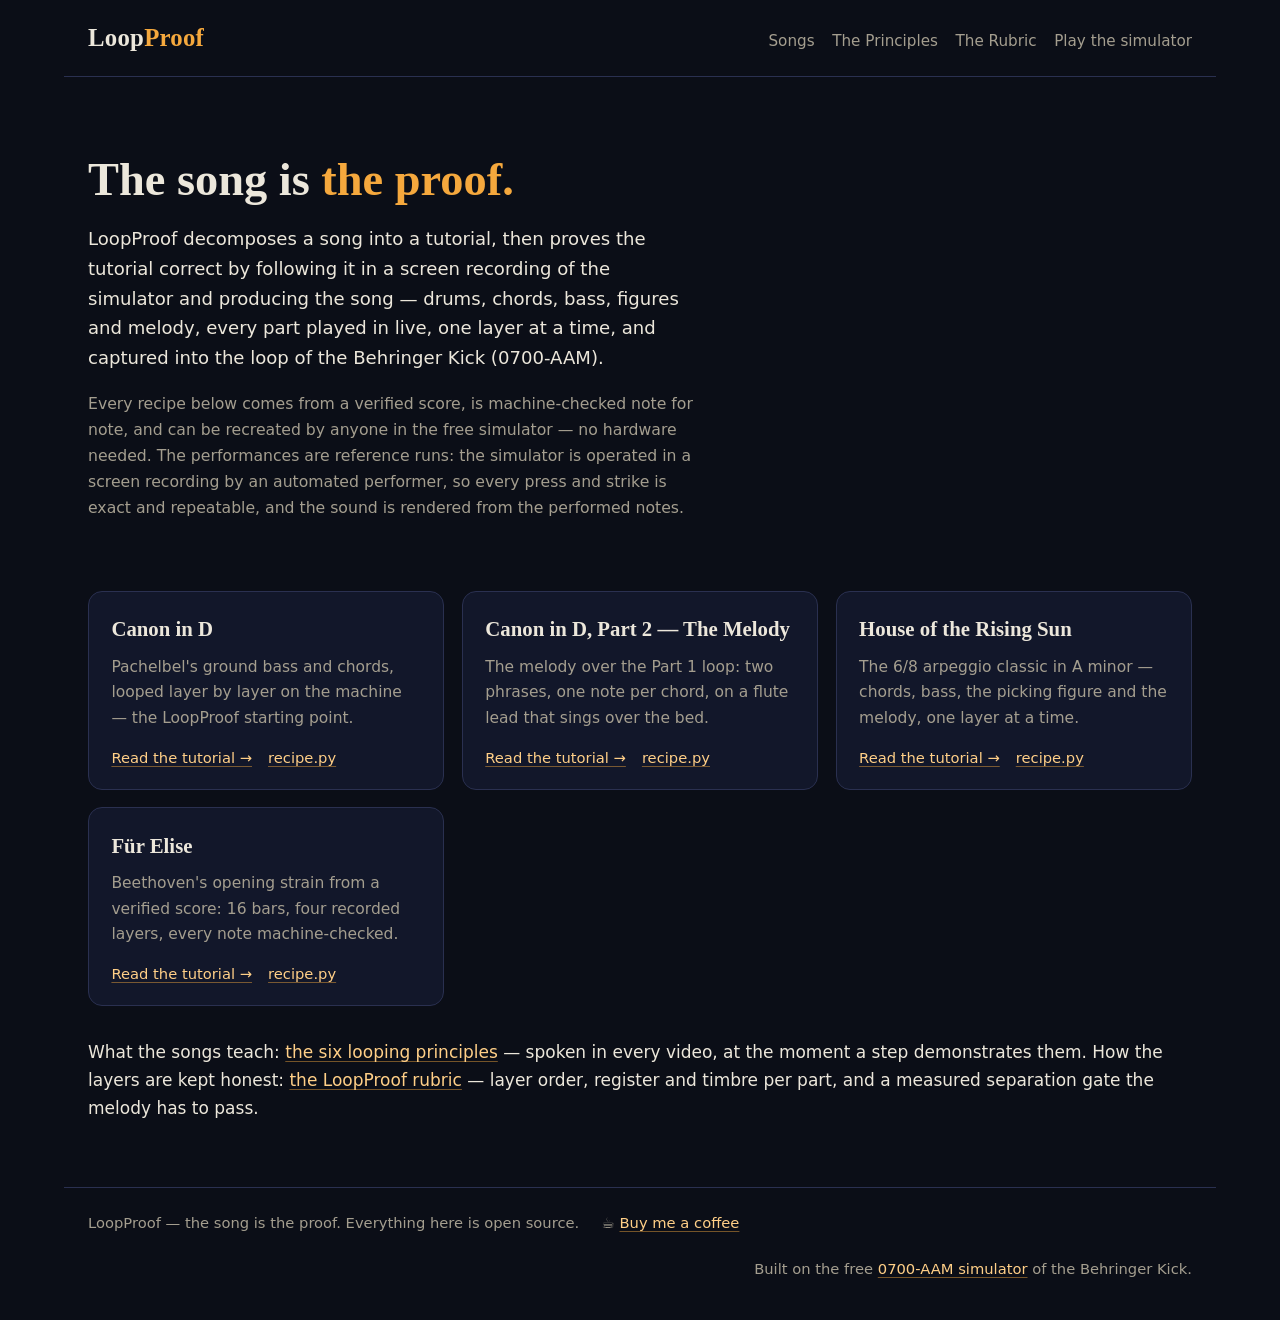
<file: index.html>
<!DOCTYPE html>
<html lang="en">
<head>
<meta charset="utf-8">
<meta name="viewport" content="width=device-width, initial-scale=1">
<title>LoopProof Recipes · LoopProof</title>
<link rel="stylesheet" href="style.css">
</head>
<body>
<header class="topbar">
  <a class="wordmark" href="index.html">Loop<em>Proof</em></a>
  <nav>
    <a href="index.html">Songs</a>
    <a href="principles.html">The Principles</a>
    <a href="rubric.html">The Rubric</a>
    <a href="https://rasrobo.github.io/0700-aam-sim/">Play the simulator</a>
  </nav>
</header>
<main class="wide">
<section class="hero">
<h1>The song is <span class="accent">the proof.</span></h1>
<p>LoopProof decomposes a song into a tutorial, then proves the tutorial
correct by following it in a screen recording of the simulator and
producing the song — drums, chords, bass, figures and melody, every part
played in live, one layer at a time, and captured into the loop of the
Behringer Kick (0700-AAM).</p>
<p class="fine">Every recipe below comes from a verified score, is
machine-checked note for note, and can be recreated by anyone in the
free simulator — no hardware needed. The performances are reference
runs: the simulator is operated in a screen recording by an automated
performer, so every press and strike is exact and repeatable, and the
sound is rendered from the performed notes.</p>
</section>
<section class="cards">
<div class="card"><h3><a href="canon-in-d.html">Canon in D</a></h3><p>Pachelbel&#x27;s ground bass and chords, looped layer by layer on the machine — the LoopProof starting point.</p><div class="links"><a href="canon-in-d.html">Read the tutorial →</a><a href="recipes/canon-in-d/recipe.py">recipe.py</a></div></div><div class="card"><h3><a href="canon-in-d-part-2.html">Canon in D, Part 2 — The Melody</a></h3><p>The melody over the Part 1 loop: two phrases, one note per chord, on a flute lead that sings over the bed.</p><div class="links"><a href="canon-in-d-part-2.html">Read the tutorial →</a><a href="recipes/canon-in-d-part-2/recipe.py">recipe.py</a></div></div><div class="card"><h3><a href="house-of-the-rising-sun.html">House of the Rising Sun</a></h3><p>The 6/8 arpeggio classic in A minor — chords, bass, the picking figure and the melody, one layer at a time.</p><div class="links"><a href="house-of-the-rising-sun.html">Read the tutorial →</a><a href="recipes/house-of-the-rising-sun/recipe.py">recipe.py</a></div></div><div class="card"><h3><a href="fur-elise.html">Für Elise</a></h3><p>Beethoven&#x27;s opening strain from a verified score: 16 bars, four recorded layers, every note machine-checked.</p><div class="links"><a href="fur-elise.html">Read the tutorial →</a><a href="recipes/fur-elise/recipe.py">recipe.py</a></div></div>
</section>
<p>What the songs teach: <a href="principles.html">the six looping
principles</a> — spoken in every video, at the moment a step
demonstrates them. How the layers are kept honest: <a
href="rubric.html">the LoopProof rubric</a> — layer order, register
and timbre per part, and a measured separation gate the melody has to
pass.</p>
</main>
<footer>
  <span>LoopProof — the song is the proof. Everything here is open source.</span>
  <span>☕ <a href="https://buymeacoffee.com/robodigitalis">Buy me a coffee</a></span>
  <span class="spacer">Built on the free <a href="https://rasrobo.github.io/0700-aam-sim/">0700-AAM simulator</a> of the Behringer Kick.</span>
</footer>
</body>
</html>
</file>
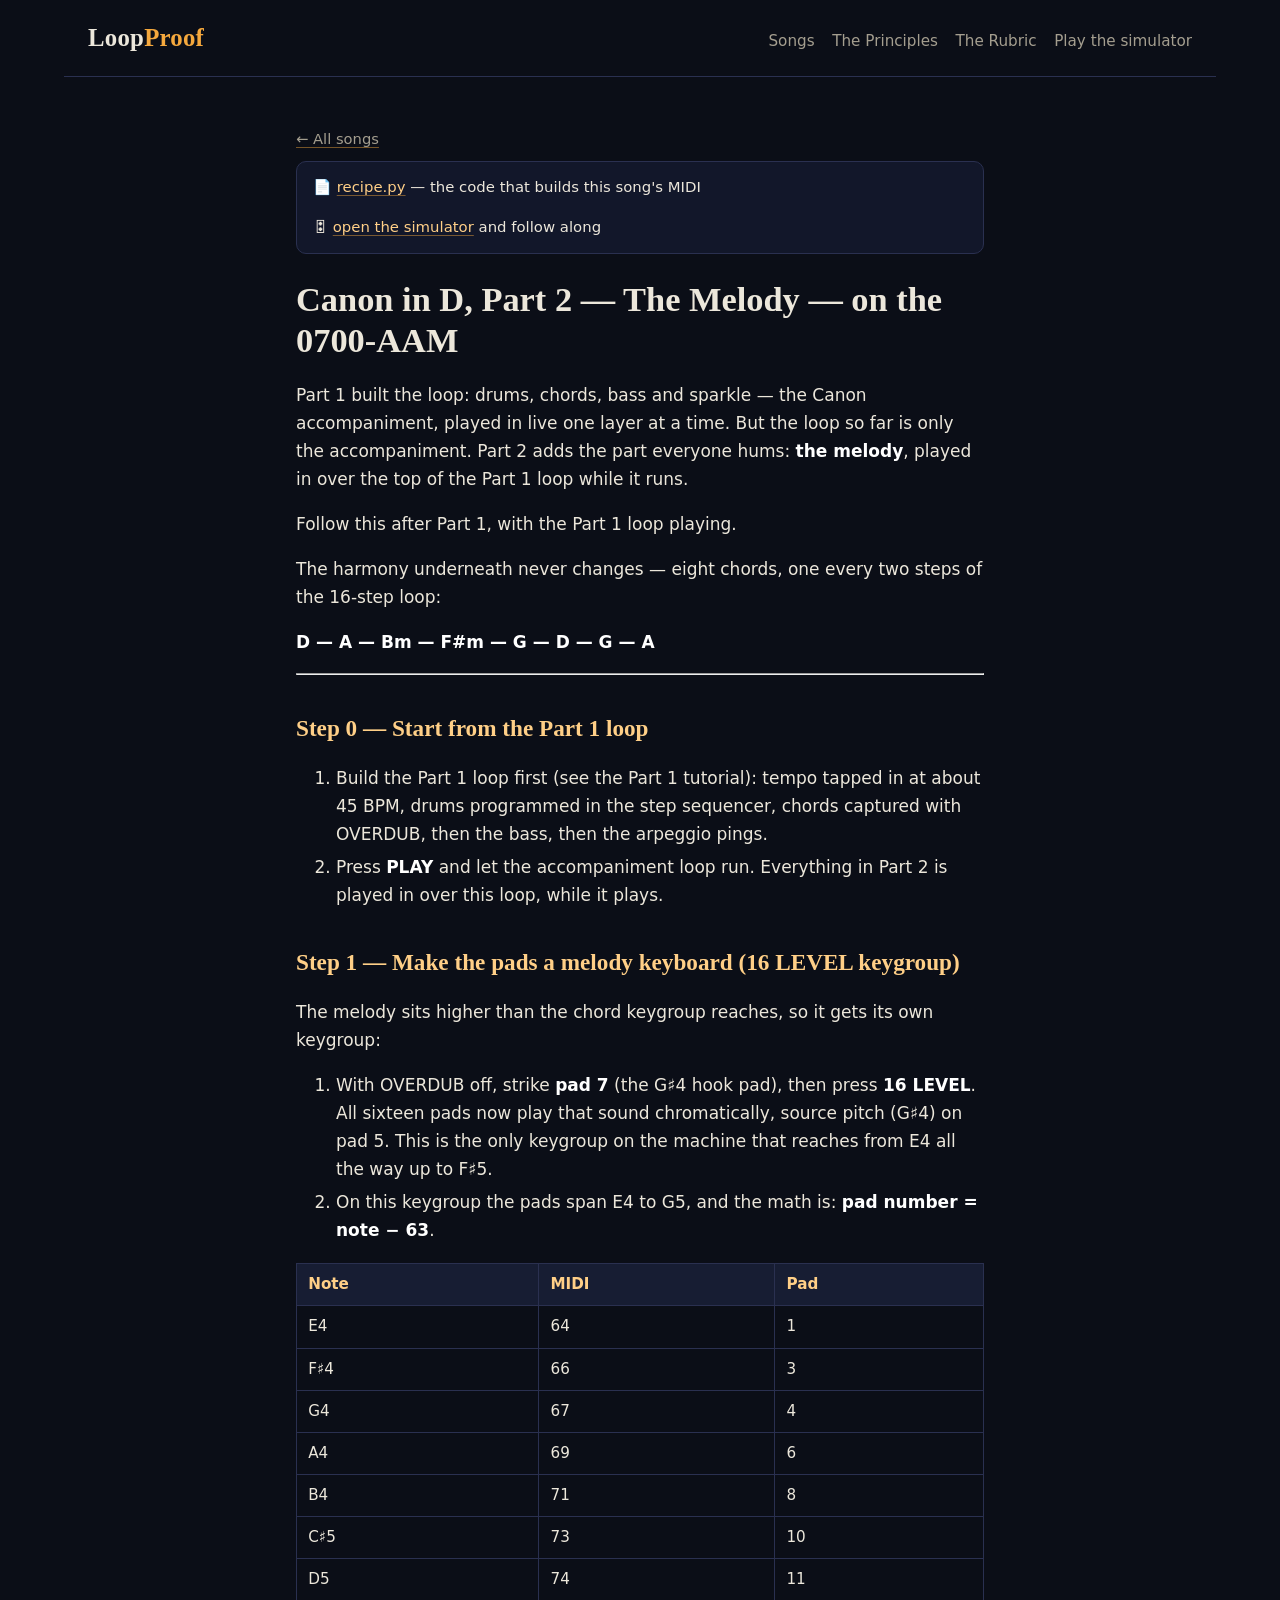
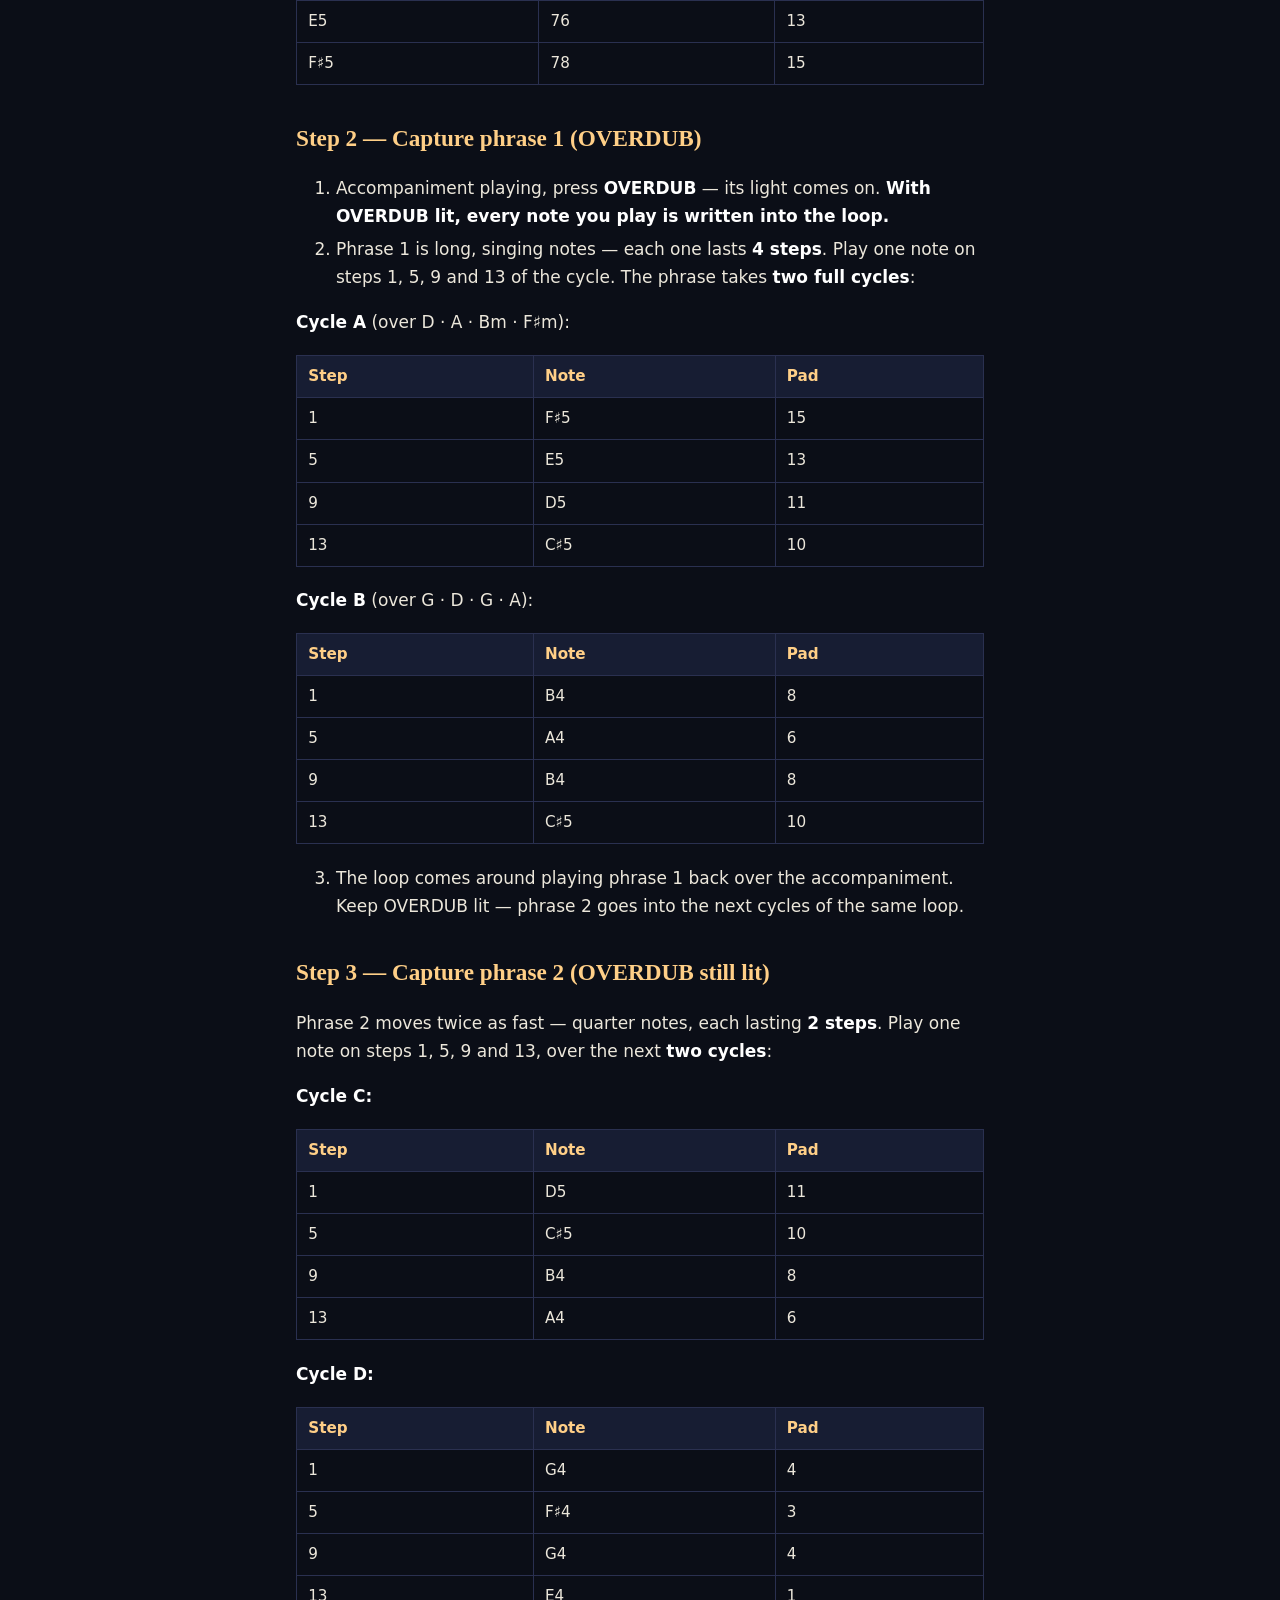
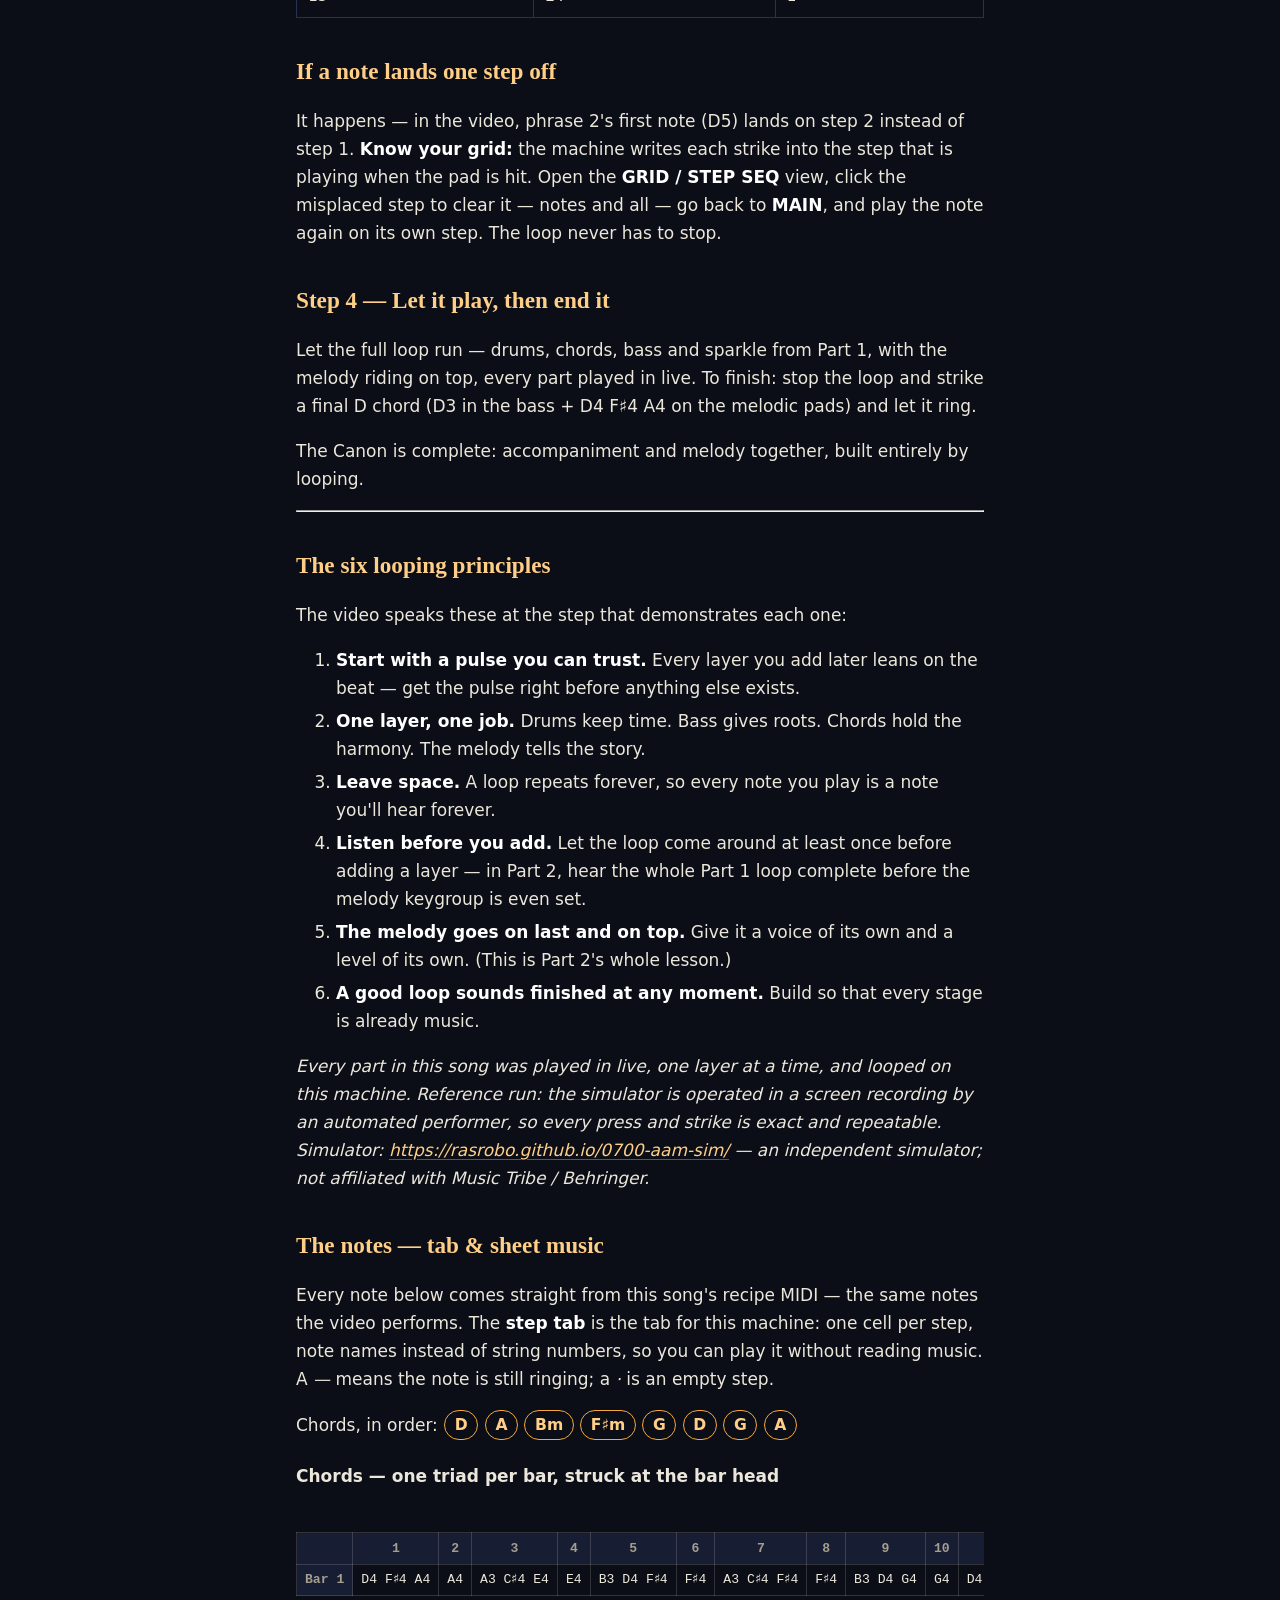
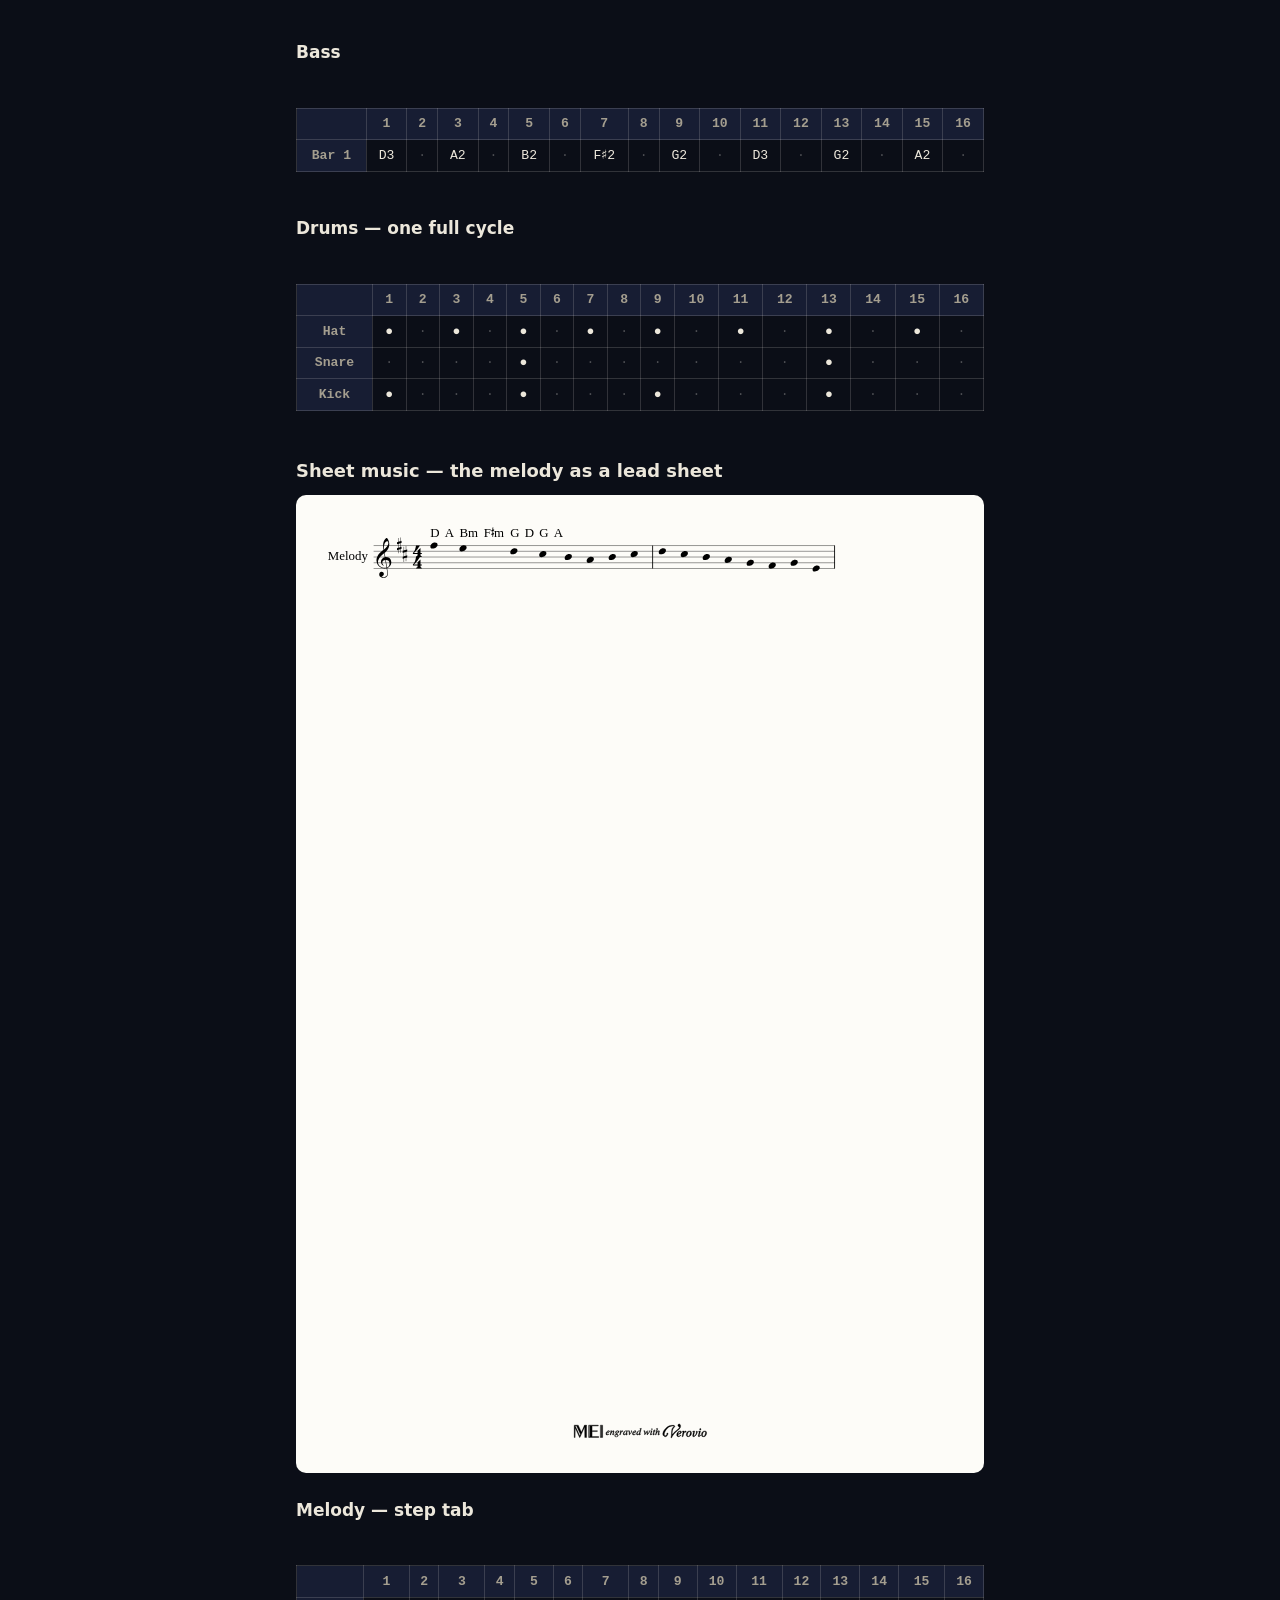
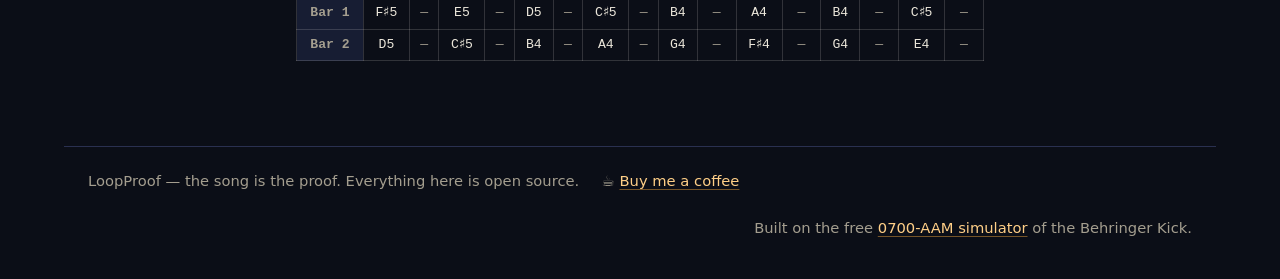
<file: canon-in-d-part-2.html>
<!DOCTYPE html>
<html lang="en">
<head>
<meta charset="utf-8">
<meta name="viewport" content="width=device-width, initial-scale=1">
<title>Canon in D, Part 2 — The Melody · LoopProof</title>
<link rel="stylesheet" href="style.css">
</head>
<body>
<header class="topbar">
  <a class="wordmark" href="index.html">Loop<em>Proof</em></a>
  <nav>
    <a href="index.html">Songs</a>
    <a href="principles.html">The Principles</a>
    <a href="rubric.html">The Rubric</a>
    <a href="https://rasrobo.github.io/0700-aam-sim/">Play the simulator</a>
  </nav>
</header>
<main><p class="crumb"><a href="index.html">← All songs</a></p><article><div class="pagemeta"><span>📄 <a href="recipes/canon-in-d-part-2/recipe.py">recipe.py</a> — the code that builds this song's MIDI</span><span>🎛 <a href="https://rasrobo.github.io/0700-aam-sim/">open the simulator</a> and follow along</span></div><h1>Canon in D, Part 2 — The Melody — on the 0700-AAM</h1>
<p>Part 1 built the loop: drums, chords, bass and sparkle — the Canon
accompaniment, played in live one layer at a time. But the loop so far
is only the accompaniment. Part 2 adds the part everyone hums: <strong>the
melody</strong>, played in over the top of the Part 1 loop while it runs.</p>
<p>Follow this after Part 1, with the Part 1 loop playing.</p>
<p>The harmony underneath never changes — eight chords, one every two
steps of the 16-step loop:</p>
<p><strong>D — A — Bm — F#m — G — D — G — A</strong></p>
<hr />
<h2>Step 0 — Start from the Part 1 loop</h2>
<ol>
<li>Build the Part 1 loop first (see the Part 1 tutorial): tempo tapped
   in at about 45 BPM, drums programmed in the step sequencer, chords
   captured with OVERDUB, then the bass, then the arpeggio pings.</li>
<li>Press <strong>PLAY</strong> and let the accompaniment loop run. Everything in
   Part 2 is played in over this loop, while it plays.</li>
</ol>
<h2>Step 1 — Make the pads a melody keyboard (16 LEVEL keygroup)</h2>
<p>The melody sits higher than the chord keygroup reaches, so it gets
its own keygroup:</p>
<ol>
<li>With OVERDUB off, strike <strong>pad 7</strong> (the G♯4 hook pad), then press
   <strong>16 LEVEL</strong>. All sixteen pads now play that sound chromatically,
   source pitch (G♯4) on pad 5. This is the only keygroup on the
   machine that reaches from E4 all the way up to F♯5.</li>
<li>On this keygroup the pads span E4 to G5, and the math is:
   <strong>pad number = note − 63</strong>.</li>
</ol>
<table>
<thead>
<tr>
<th>Note</th>
<th>MIDI</th>
<th>Pad</th>
</tr>
</thead>
<tbody>
<tr>
<td>E4</td>
<td>64</td>
<td>1</td>
</tr>
<tr>
<td>F♯4</td>
<td>66</td>
<td>3</td>
</tr>
<tr>
<td>G4</td>
<td>67</td>
<td>4</td>
</tr>
<tr>
<td>A4</td>
<td>69</td>
<td>6</td>
</tr>
<tr>
<td>B4</td>
<td>71</td>
<td>8</td>
</tr>
<tr>
<td>C♯5</td>
<td>73</td>
<td>10</td>
</tr>
<tr>
<td>D5</td>
<td>74</td>
<td>11</td>
</tr>
<tr>
<td>E5</td>
<td>76</td>
<td>13</td>
</tr>
<tr>
<td>F♯5</td>
<td>78</td>
<td>15</td>
</tr>
</tbody>
</table>
<h2>Step 2 — Capture phrase 1 (OVERDUB)</h2>
<ol>
<li>Accompaniment playing, press <strong>OVERDUB</strong> — its light comes on.
   <strong>With OVERDUB lit, every note you play is written into the loop.</strong></li>
<li>Phrase 1 is long, singing notes — each one lasts <strong>4 steps</strong>.
   Play one note on steps 1, 5, 9 and 13 of the cycle. The phrase
   takes <strong>two full cycles</strong>:</li>
</ol>
<p><strong>Cycle A</strong> (over D · A · Bm · F♯m):</p>
<table>
<thead>
<tr>
<th>Step</th>
<th>Note</th>
<th>Pad</th>
</tr>
</thead>
<tbody>
<tr>
<td>1</td>
<td>F♯5</td>
<td>15</td>
</tr>
<tr>
<td>5</td>
<td>E5</td>
<td>13</td>
</tr>
<tr>
<td>9</td>
<td>D5</td>
<td>11</td>
</tr>
<tr>
<td>13</td>
<td>C♯5</td>
<td>10</td>
</tr>
</tbody>
</table>
<p><strong>Cycle B</strong> (over G · D · G · A):</p>
<table>
<thead>
<tr>
<th>Step</th>
<th>Note</th>
<th>Pad</th>
</tr>
</thead>
<tbody>
<tr>
<td>1</td>
<td>B4</td>
<td>8</td>
</tr>
<tr>
<td>5</td>
<td>A4</td>
<td>6</td>
</tr>
<tr>
<td>9</td>
<td>B4</td>
<td>8</td>
</tr>
<tr>
<td>13</td>
<td>C♯5</td>
<td>10</td>
</tr>
</tbody>
</table>
<ol start="3">
<li>The loop comes around playing phrase 1 back over the
   accompaniment. Keep OVERDUB lit — phrase 2 goes into the next
   cycles of the same loop.</li>
</ol>
<h2>Step 3 — Capture phrase 2 (OVERDUB still lit)</h2>
<p>Phrase 2 moves twice as fast — quarter notes, each lasting
<strong>2 steps</strong>. Play one note on steps 1, 5, 9 and 13, over the next
<strong>two cycles</strong>:</p>
<p><strong>Cycle C:</strong></p>
<table>
<thead>
<tr>
<th>Step</th>
<th>Note</th>
<th>Pad</th>
</tr>
</thead>
<tbody>
<tr>
<td>1</td>
<td>D5</td>
<td>11</td>
</tr>
<tr>
<td>5</td>
<td>C♯5</td>
<td>10</td>
</tr>
<tr>
<td>9</td>
<td>B4</td>
<td>8</td>
</tr>
<tr>
<td>13</td>
<td>A4</td>
<td>6</td>
</tr>
</tbody>
</table>
<p><strong>Cycle D:</strong></p>
<table>
<thead>
<tr>
<th>Step</th>
<th>Note</th>
<th>Pad</th>
</tr>
</thead>
<tbody>
<tr>
<td>1</td>
<td>G4</td>
<td>4</td>
</tr>
<tr>
<td>5</td>
<td>F♯4</td>
<td>3</td>
</tr>
<tr>
<td>9</td>
<td>G4</td>
<td>4</td>
</tr>
<tr>
<td>13</td>
<td>E4</td>
<td>1</td>
</tr>
</tbody>
</table>
<h2>If a note lands one step off</h2>
<p>It happens — in the video, phrase 2's first note (D5) lands on step 2
instead of step 1. <strong>Know your grid:</strong> the machine writes each strike
into the step that is playing when the pad is hit. Open the
<strong>GRID / STEP SEQ</strong> view, click the misplaced step to clear it —
notes and all — go back to <strong>MAIN</strong>, and play the note again on its
own step. The loop never has to stop.</p>
<h2>Step 4 — Let it play, then end it</h2>
<p>Let the full loop run — drums, chords, bass and sparkle from Part 1,
with the melody riding on top, every part played in live. To
finish: stop the loop and strike a final D chord (D3 in the bass +
D4 F♯4 A4 on the melodic pads) and let it ring.</p>
<p>The Canon is complete: accompaniment and melody together, built
entirely by looping.</p>
<hr />
<h2>The six looping principles</h2>
<p>The video speaks these at the step that demonstrates each one:</p>
<ol>
<li><strong>Start with a pulse you can trust.</strong> Every layer you add later
   leans on the beat — get the pulse right before anything else exists.</li>
<li><strong>One layer, one job.</strong> Drums keep time. Bass gives roots. Chords
   hold the harmony. The melody tells the story.</li>
<li><strong>Leave space.</strong> A loop repeats forever, so every note you play is
   a note you'll hear forever.</li>
<li><strong>Listen before you add.</strong> Let the loop come around at least once
   before adding a layer — in Part 2, hear the whole Part 1 loop
   complete before the melody keygroup is even set.</li>
<li><strong>The melody goes on last and on top.</strong> Give it a voice of its own
   and a level of its own. (This is Part 2's whole lesson.)</li>
<li><strong>A good loop sounds finished at any moment.</strong> Build so that every
   stage is already music.</li>
</ol>
<p><em>Every part in this song was played in live, one layer at a time, and
looped on this machine. Reference run: the simulator is operated in a
screen recording by an automated performer, so every press and strike
is exact and repeatable. Simulator: <a href="https://rasrobo.github.io/0700-aam-sim/">https://rasrobo.github.io/0700-aam-sim/</a>
— an independent simulator; not affiliated with Music Tribe / Behringer.</em></p><h2 id="the-notes">The notes — tab &amp; sheet music</h2>
<p>Every note below comes straight from this song's recipe MIDI — the same notes the video performs. The <strong>step tab</strong> is the tab for this machine: one cell per step, note names instead of string numbers, so you can play it without reading music. A <em>—</em> means the note is still ringing; a <em>·</em> is an empty step.</p>
<p class="chordstrip">Chords, in order: <span class="chip">D</span><span class="chip">A</span><span class="chip">Bm</span><span class="chip">F♯m</span><span class="chip">G</span><span class="chip">D</span><span class="chip">G</span><span class="chip">A</span></p>
<h4>Chords — one triad per bar, struck at the bar head</h4><div class="tabwrap"><table class="tabgrid"><tr><th></th><th>1</th><th>2</th><th>3</th><th>4</th><th>5</th><th>6</th><th>7</th><th>8</th><th>9</th><th>10</th><th>11</th><th>12</th><th>13</th><th>14</th><th>15</th><th>16</th></tr><tr><th>Bar 1</th><td>D4 F♯4 A4</td><td>A4</td><td>A3 C♯4 E4</td><td>E4</td><td>B3 D4 F♯4</td><td>F♯4</td><td>A3 C♯4 F♯4</td><td>F♯4</td><td>B3 D4 G4</td><td>G4</td><td>D4 F♯4 A4</td><td>A4</td><td>B3 D4 G4</td><td>G4</td><td>A3 C♯4 E4</td><td>E4</td></tr></table></div>
<h4>Bass</h4><div class="tabwrap"><table class="tabgrid"><tr><th></th><th>1</th><th>2</th><th>3</th><th>4</th><th>5</th><th>6</th><th>7</th><th>8</th><th>9</th><th>10</th><th>11</th><th>12</th><th>13</th><th>14</th><th>15</th><th>16</th></tr><tr><th>Bar 1</th><td>D3</td><td class="rest">·</td><td>A2</td><td class="rest">·</td><td>B2</td><td class="rest">·</td><td>F♯2</td><td class="rest">·</td><td>G2</td><td class="rest">·</td><td>D3</td><td class="rest">·</td><td>G2</td><td class="rest">·</td><td>A2</td><td class="rest">·</td></tr></table></div>
<h4>Drums — one full cycle</h4><div class="tabwrap"><table class="tabgrid"><tr><th></th><th>1</th><th>2</th><th>3</th><th>4</th><th>5</th><th>6</th><th>7</th><th>8</th><th>9</th><th>10</th><th>11</th><th>12</th><th>13</th><th>14</th><th>15</th><th>16</th></tr><tr><th>Hat</th><td>●</td><td class="rest">·</td><td>●</td><td class="rest">·</td><td>●</td><td class="rest">·</td><td>●</td><td class="rest">·</td><td>●</td><td class="rest">·</td><td>●</td><td class="rest">·</td><td>●</td><td class="rest">·</td><td>●</td><td class="rest">·</td></tr><tr><th>Snare</th><td class="rest">·</td><td class="rest">·</td><td class="rest">·</td><td class="rest">·</td><td>●</td><td class="rest">·</td><td class="rest">·</td><td class="rest">·</td><td class="rest">·</td><td class="rest">·</td><td class="rest">·</td><td class="rest">·</td><td>●</td><td class="rest">·</td><td class="rest">·</td><td class="rest">·</td></tr><tr><th>Kick</th><td>●</td><td class="rest">·</td><td class="rest">·</td><td class="rest">·</td><td>●</td><td class="rest">·</td><td class="rest">·</td><td class="rest">·</td><td>●</td><td class="rest">·</td><td class="rest">·</td><td class="rest">·</td><td>●</td><td class="rest">·</td><td class="rest">·</td><td class="rest">·</td></tr></table></div>
<h3>Sheet music — the melody as a lead sheet</h3><div class="sheet"><svg width="2100px" height="2970px" version="1.1" xmlns="http://www.w3.org/2000/svg" xmlns:xlink="http://www.w3.org/1999/xlink" overflow="visible" id="s1rfxwbt">
   <desc>Engraved by Verovio 6.4.1-fbe8f46</desc>
   <defs>
      <g id="E050-s1rfxwbt">
         <path transform="scale(1,-1)" d="M441 -245c-23 -4 -48 -6 -76 -6c-59 0 -102 7 -130 20c-88 42 -150 93 -187 154c-26 44 -43 103 -48 176c0 6 -1 13 -1 19c0 54 15 111 45 170c29 57 65 106 110 148s96 85 153 127c-3 16 -8 46 -13 92c-4 43 -5 73 -5 89c0 117 16 172 69 257c34 54 64 82 89 82 c21 0 43 -30 69 -92s39 -115 41 -159v-15c0 -109 -21 -162 -67 -241c-13 -20 -63 -90 -98 -118c-13 -9 -25 -19 -37 -29l31 -181c8 1 18 2 28 2c58 0 102 -12 133 -35c59 -43 92 -104 98 -184c1 -7 1 -15 1 -22c0 -123 -87 -209 -181 -248c8 -57 17 -110 25 -162 c5 -31 6 -58 6 -80c0 -30 -5 -53 -14 -70c-35 -64 -88 -99 -158 -103c-5 0 -11 -1 -16 -1c-37 0 -72 10 -108 27c-50 24 -77 59 -80 105v11c0 29 7 55 20 76c18 28 45 42 79 44h6c49 0 93 -42 97 -87v-9c0 -51 -34 -86 -105 -106c17 -24 51 -36 102 -36c62 0 116 43 140 85 c9 16 13 41 13 74c0 20 -1 42 -5 67c-8 53 -18 106 -26 159zM461 939c-95 0 -135 -175 -135 -286c0 -24 2 -48 5 -71c50 39 92 82 127 128c40 53 60 100 60 140v8c-4 53 -22 81 -55 81h-2zM406 119l54 -326c73 25 110 78 110 161c0 7 0 15 -1 23c-7 95 -57 142 -151 142h-12 zM382 117c-72 -2 -128 -47 -128 -120v-7c2 -46 43 -99 75 -115c-3 -2 -7 -5 -10 -10c-70 33 -116 88 -123 172v11c0 68 44 126 88 159c23 17 49 29 78 36l-29 170c-21 -13 -52 -37 -92 -73c-50 -44 -86 -84 -109 -119c-45 -69 -67 -130 -67 -182v-13c5 -68 35 -127 93 -176 s125 -73 203 -73c25 0 50 3 75 9c-19 111 -36 221 -54 331z" />
      </g>
      <g id="E262-s1rfxwbt">
         <path transform="scale(1,-1)" d="M136 186v169h17v-164l44 14v-91l-44 -14v-165l44 12v-91l-44 -13v-155h-17v150l-76 -22v-155h-17v149l-43 -13v90l43 14v167l-43 -14v92l43 13v169h17v-163zM60 73v-167l76 22v168z" />
      </g>
      <g id="E084-s1rfxwbt">
         <path transform="scale(1,-1)" d="M20 -78c84 97 114 180 134 329h170c-13 -32 -82 -132 -99 -151l-84 -97c-33 -36 -59 -63 -80 -81h162v102l127 123v-225h57v-39h-57v-34c0 -43 19 -65 57 -65v-34h-244v36c48 0 60 26 60 70v27h-203v39z" />
      </g>
      <g id="E0A4-s1rfxwbt">
         <path transform="scale(1,-1)" d="M0 -39c0 68 73 172 200 172c66 0 114 -37 114 -95c0 -84 -106 -171 -218 -171c-64 0 -96 30 -96 94z" />
      </g>
   </defs>
   <style type="text/css">#s1rfxwbt g.ending, #s1rfxwbt g.fing, #s1rfxwbt g.reh, #s1rfxwbt g.tempo {font-weight:bold;}#s1rfxwbt g.dir, #s1rfxwbt g.dynam, #s1rfxwbt g.mNum {font-style:italic;}#s1rfxwbt g.label {font-weight:normal;}#s1rfxwbt ellipse, #s1rfxwbt path, #s1rfxwbt polygon, #s1rfxwbt polyline, #s1rfxwbt rect {stroke:currentColor}#s1rfxwbt g.cursor {fill:dodgerblue; color:dodgerblue;}#s1rfxwbt g.cursor.chord {fill:limegreen; color:limegreen;}#s1rfxwbt g.placeholder {visibility:hidden}</style>
   <svg class="definition-scale" color="black" font-family="Times, serif" viewBox="0 0 21000 29700">
      <g class="page-margin" transform="translate(500, 500)">
         <g id="cb0r42j" class="mdiv pageMilestone" />
         <g id="d8snk86" class="score pageMilestone" />
         <g id="q8suog4" class="system">
            <g id="m154zpn7" class="label">
               <text x="1443" y="1035" text-anchor="end" font-size="0px">
                  <tspan id="n1qjrhi9" class="text">
                     <tspan font-size="405px">Melody</tspan>
                  </tspan>
               </text>
            </g>
            <g id="fg3x2m9" class="section placeholder systemMilestone">
               <ellipse cx="1623" cy="-540" rx="90" ry="90" />
            </g>
            <g id="bveineu" class="section placeholder systemMilestone">
               <ellipse cx="1623" cy="0" rx="90" ry="90" />
            </g>
            <g id="u12aza6h" class="measure">
               <g id="d183ltgm" class="staff">
                  <path d="M1623 585 L10396 585" stroke-width="13" />
                  <path d="M1623 765 L10396 765" stroke-width="13" />
                  <path d="M1623 945 L10396 945" stroke-width="13" />
                  <path d="M1623 1125 L10396 1125" stroke-width="13" />
                  <path d="M1623 1305 L10396 1305" stroke-width="13" />
                  <g id="u99n92y" class="clef">
                     <use xlink:href="#E050-s1rfxwbt" transform="translate(1713, 1125) scale(0.72, 0.72)" />
                  </g>
                  <g id="v1c25584" class="keySig">
                     <g id="w1psmoyf" class="keyAccid">
                        <use xlink:href="#E262-s1rfxwbt" transform="translate(2358, 585) scale(0.72, 0.72)" />
                     </g>
                     <g id="x146umpj" class="keyAccid">
                        <use xlink:href="#E262-s1rfxwbt" transform="translate(2536, 855) scale(0.72, 0.72)" />
                     </g>
                  </g>
                  <g id="yn4v89s" class="meterSig">
                     <use xlink:href="#E084-s1rfxwbt" transform="translate(2843, 765) scale(0.72, 0.72)" />
                     <use xlink:href="#E084-s1rfxwbt" transform="translate(2843, 1125) scale(0.72, 0.72)" />
                  </g>
                  <g id="gd4w0xa" class="layer">
                     <g id="hfu6jwd" class="note">
                        <g class="notehead">
                           <use xlink:href="#E0A4-s1rfxwbt" transform="translate(3405, 585) scale(0.72, 0.72)" />
                        </g>
                        <g id="ijsd1qe" class="accid" />
                     </g>
                     <g id="l1lv3qag" class="note">
                        <g class="notehead">
                           <use xlink:href="#E0A4-s1rfxwbt" transform="translate(4317, 675) scale(0.72, 0.72)" />
                        </g>
                     </g>
                     <g id="o1ukltwe" class="note">
                        <g class="notehead">
                           <use xlink:href="#E0A4-s1rfxwbt" transform="translate(5914, 765) scale(0.72, 0.72)" />
                        </g>
                     </g>
                     <g id="r1jtykm0" class="note">
                        <g class="notehead">
                           <use xlink:href="#E0A4-s1rfxwbt" transform="translate(6822, 855) scale(0.72, 0.72)" />
                        </g>
                        <g id="s7si0i5" class="accid" />
                     </g>
                     <g id="v1l14lnw" class="note">
                        <g class="notehead">
                           <use xlink:href="#E0A4-s1rfxwbt" transform="translate(7623, 945) scale(0.72, 0.72)" />
                        </g>
                     </g>
                     <g id="yl9qynw" class="note">
                        <g class="notehead">
                           <use xlink:href="#E0A4-s1rfxwbt" transform="translate(8313, 1035) scale(0.72, 0.72)" />
                        </g>
                     </g>
                     <g id="bt8rblc" class="note">
                        <g class="notehead">
                           <use xlink:href="#E0A4-s1rfxwbt" transform="translate(9003, 945) scale(0.72, 0.72)" />
                        </g>
                     </g>
                     <g id="e18n4z02" class="note">
                        <g class="notehead">
                           <use xlink:href="#E0A4-s1rfxwbt" transform="translate(9693, 855) scale(0.72, 0.72)" />
                        </g>
                        <g id="f1n6x9hm" class="accid" />
                     </g>
                  </g>
               </g>
               <g id="e8a2pxz" class="harm">
                  <text x="3405" y="311" font-size="0px">
                     <tspan id="f2foudy" class="text">
                        <tspan font-size="405px">D</tspan>
                     </tspan>
                  </text>
               </g>
               <g id="j1r0y713" class="harm">
                  <text x="3857" y="311" font-size="0px">
                     <tspan id="k1gltjd2" class="text">
                        <tspan font-size="405px">A</tspan>
                     </tspan>
                  </text>
               </g>
               <g id="m4jgcaq" class="harm">
                  <text x="4317" y="311" font-size="0px">
                     <tspan id="n1aruuqp" class="text">
                        <tspan font-size="405px">Bm</tspan>
                     </tspan>
                  </text>
               </g>
               <g id="pwaiogf" class="harm">
                  <text x="5084" y="311" font-size="0px">
                     <tspan id="qh804o8" class="text">
                        <tspan font-size="405px">F</tspan>
                        <tspan font-family="Leipzig" font-size="720px"></tspan>
                        <tspan font-size="405px">m</tspan>
                     </tspan>
                  </text>
               </g>
               <g id="tamky1h" class="harm">
                  <text x="5914" y="311" font-size="0px">
                     <tspan id="u1u1dxr2" class="text">
                        <tspan font-size="405px">G</tspan>
                     </tspan>
                  </text>
               </g>
               <g id="w1kyx56a" class="harm">
                  <text x="6370" y="311" font-size="0px">
                     <tspan id="xk9szw2" class="text">
                        <tspan font-size="405px">D</tspan>
                     </tspan>
                  </text>
               </g>
               <g id="z1fxi51f" class="harm">
                  <text x="6822" y="311" font-size="0px">
                     <tspan id="act69bf" class="text">
                        <tspan font-size="405px">G</tspan>
                     </tspan>
                  </text>
               </g>
               <g id="c1vb8722" class="harm">
                  <text x="7278" y="311" font-size="0px">
                     <tspan id="dvdg1kq" class="text">
                        <tspan font-size="405px">A</tspan>
                     </tspan>
                  </text>
               </g>
               <g id="c1bxclbp" class="barLine">
                  <path d="M10383 585 L10383 1305" stroke-width="27" />
               </g>
            </g>
            <g id="g15df70s" class="measure">
               <g id="p174b7e8" class="staff">
                  <path d="M10396 585 L16109 585" stroke-width="13" />
                  <path d="M10396 765 L16109 765" stroke-width="13" />
                  <path d="M10396 945 L16109 945" stroke-width="13" />
                  <path d="M10396 1125 L16109 1125" stroke-width="13" />
                  <path d="M10396 1305 L16109 1305" stroke-width="13" />
                  <g id="q1i8f4e4" class="layer">
                     <g id="r1avfzp4" class="note">
                        <g class="notehead">
                           <use xlink:href="#E0A4-s1rfxwbt" transform="translate(10576, 765) scale(0.72, 0.72)" />
                        </g>
                     </g>
                     <g id="s1m3gpkh" class="note">
                        <g class="notehead">
                           <use xlink:href="#E0A4-s1rfxwbt" transform="translate(11266, 855) scale(0.72, 0.72)" />
                        </g>
                        <g id="t1hau9b3" class="accid" />
                     </g>
                     <g id="uz9us49" class="note">
                        <g class="notehead">
                           <use xlink:href="#E0A4-s1rfxwbt" transform="translate(11956, 945) scale(0.72, 0.72)" />
                        </g>
                     </g>
                     <g id="vp0z017" class="note">
                        <g class="notehead">
                           <use xlink:href="#E0A4-s1rfxwbt" transform="translate(12646, 1035) scale(0.72, 0.72)" />
                        </g>
                     </g>
                     <g id="wc0n2ji" class="note">
                        <g class="notehead">
                           <use xlink:href="#E0A4-s1rfxwbt" transform="translate(13336, 1125) scale(0.72, 0.72)" />
                        </g>
                     </g>
                     <g id="xvii4sp" class="note">
                        <g class="notehead">
                           <use xlink:href="#E0A4-s1rfxwbt" transform="translate(14026, 1215) scale(0.72, 0.72)" />
                        </g>
                        <g id="y134525o" class="accid" />
                     </g>
                     <g id="zeki71a" class="note">
                        <g class="notehead">
                           <use xlink:href="#E0A4-s1rfxwbt" transform="translate(14716, 1125) scale(0.72, 0.72)" />
                        </g>
                     </g>
                     <g id="a1img63b" class="note">
                        <g class="notehead">
                           <use xlink:href="#E0A4-s1rfxwbt" transform="translate(15406, 1305) scale(0.72, 0.72)" />
                        </g>
                     </g>
                  </g>
               </g>
               <g id="o1q1rd1n" class="barLine">
                  <path d="M16096 585 L16096 1305" stroke-width="27" />
               </g>
            </g>
            <g id="kg3rfm9" class="systemMilestoneEnd bveineu" />
            <g id="l1jfx0fe" class="systemMilestoneEnd fg3x2m9" />
         </g>
         <g id="m1yau5ey" class="pageMilestoneEnd d8snk86" />
         <g id="n5pqrir" class="pageMilestoneEnd cb0r42j" />
         <g id="u1xlll1k" class="pgHead autogenerated" />
         <g id="o1p65v34" class="pgFoot autogenerated">
            <g id="p1q4ks13" class="fig">
               <g class="svg" transform="translate(7750, 28099) scale(10.000000, 10.000000)">
                  <g>
                     <path fill="#000000" d="M 17.11278,49.26451 V 10.367554 h 12.696511 c 3.288815,7.336676 6.71267,14.610456 10.127281,21.888976 3.419998,-7.484684 6.255515,-14.204887 9.58887,-21.909915 2.436207,0.103726 4.316952,0.08453 6.484294,-0.05808 V 49.264423 H 50.274275 C 50.145222,38.35639 50.016136,27.448368 49.887066,16.540329 45.003488,27.315459 39.967448,38.433564 35.083854,49.208695 34.678996,49.343717 34.426583,49.135619 34.021726,49.270644 29.46588,39.330716 24.910049,29.390805 20.354201,19.450876 20.224341,29.388756 20.09461,39.326619 19.964815,49.264497 H 17.11278 Z M 36.754144,39.324695 C 32.721221,30.512695 28.6883,21.700679 24.655394,12.888662 22.530527,12.750737 22.656775,12.71031 20.714356,12.813974 v 0.966497 c 4.612938,9.99784 9.609439,20.748709 13.87298,30.081745 0.722248,-1.512523 1.444528,-3.025014 2.166808,-4.537521 z m 25.738417,9.939815 c 0,-12.965651 0,-25.931305 0,-38.896956 10.084388,0 20.168791,0 30.253178,0 0,0.960416 0,1.920849 0,2.881265 -6.482825,0 -12.965652,0 -19.448478,0 0,4.802097 0,9.604178 0,14.406277 5.52241,0 11.044819,0 16.567229,0 0,0.960415 0,1.920832 0,2.881248 -5.52241,0 -11.044819,0 -16.567229,0 0,5.282306 0,10.564611 0,15.846917 6.963035,0 13.926068,0 20.889103,0 0,0.960416 0,1.920832 0,2.881249 -10.564597,0 -21.129207,0 -31.693803,0 z m 4.321874,-2.160937 c 0,-11.765131 0,-23.530263 0,-35.295394 -0.720312,0 -1.440625,0 -2.160937,0 0,11.765131 0,23.530263 0,35.295394 0.720312,0 1.440625,0 2.160937,0 z m 32.41413,2.160937 c 0,-12.965651 0,-25.931305 0,-38.896956 2.401045,0 4.802095,0 7.203135,0 0,12.965651 0,25.931305 0,38.896956 -2.40104,0 -4.80209,0 -7.203135,0 z m 2.881265,-2.160937 c 0,-11.765131 0,-23.530263 0,-35.295394 -0.72031,0 -1.44064,0 -2.160953,0 0,11.765131 0,23.530263 0,35.295394 0.720313,0 1.440643,0 2.160953,0 z" />
                     <path fill="#000000" d="m 346.3,6.7 c -3.1,0.5 -4.9,4.4 -2.7,6.8 1.2,1.4 2.7,2.4 4.1,3.5 -2.4,5.3 -7.7,8.3 -11.9,12.1 -3.7,2.8 -7,6.2 -9.7,9.9 -2.2,-0.8 -0.91472,-7.718806 -0.62677,-9.5 0.28796,-1.781194 0.72677,-6.4 2.92677,-8.7 1.3,-1.9 3,-3.5 4.5,-5.2 1.2,-3.4 -3.2,-4.9 -5.8,-4.6 -7.3,-0.5 -14.6,2 -20,6.8 -5,4.6 -10,10.1 -11.5,17 -0.9,3.5 -0.2,7.5 2.8,9.9 2.5,2.8 7.4,2.9 9.8,-0.2 1.7,-2.3 3.2,-4.8 3.8,-7.6 -0.1,-2.6 -4.4,-2.3 -4.3,0.2 1.2,2.4 -0.9,4.7 -2.7,6.2 -1.7,0.9 -4.7,0.7 -4.8,-1.7 -1,-5.8 2.1,-11.3 5.2,-16.1 4,-5.8 9.8,-11.2 17.2,-11.8 1.6,0 8.1,-1.2 6.8,1.4 -2.8,2.8 -5.6,6.1 -6,10.3 -1.6,7.7 0.1,15.7 -2.3,23.2 -1.1,3.9 2,2.6 2.5,0.2 3.3,-7.4 8.9,-13.4 15.1,-18.5 4.2,-3.9 9.5,-7.1 11.9,-12.6 1.3,-3.6 1.2,-9 -2.7,-10.9 -0.50431,-0.1767056 -1.06965,-0.1654404 -1.6,-0.1 z m 66,14.5 c -2,0.8 -1.8,4.9 0.8,4.4 3.4,0.4 2.9,-6.2 -0.8,-4.4 z m 0.6,7.3 c -1.3,0.5 -7.6,0.5 -5.4,2.2 4,-0.3 0.7,4.5 0.6,6.7 -0.4,2.9 -2.4,5.9 -1.2,8.8 2.7,1.7 5.6,-0.8 6.8,-3.2 1.6,-1.4 -0.5,-3 -1.2,-0.9 -0.4,0.8 -2.4,3.5 -2.6,1.8 1.1,-5 2.7,-9.9 3.9,-14.9 l -0.1,-0.5 h -0.9 z m -65.1,0.2 c -6.5,1.6 -10.5,9.5 -8.2,15.7 2.1,3.4 7.4,2.9 10.1,0.4 2,-0.2 3.6,-5.3 1,-3.4 -1.4,2 -4,4.2 -6.5,2.8 -2.2,-1.9 -1.9,-5.7 1.7,-5.3 3.1,-0.9 6.9,-2.1 8.1,-5.5 0.9,-2.7 -1.6,-5.2 -4.3,-4.8 h -1.1 -0.7 z m 13.6,0 c -2.2,0 -8.5,1.8 -2.9,2.3 0.9,1.9 -1,4.9 -1.1,7.2 -0.5,2.9 -1.4,5.7 -1.7,8.7 3.7,0.7 3.8,-2.6 4.4,-5.3 0.9,-3.3 1.6,-7 4.1,-9.5 2.4,1.6 6.8,-0.7 3.7,-3.4 -2.9,-0.5 -4.8,2.4 -6.2,4.3 0,-1.2 2.4,-5 -0.2,-4.3 z m 15.8,0 c -6.4,1.3 -9.6,9.1 -7.7,14.9 1.9,4 7.7,3.9 11,1.7 4.1,-3 6,-8.9 4.4,-13.7 -1.3,-3 -4.8,-3.2 -7.6,-3 z m 17,0 c -2.3,0 -8.8,1.9 -3,2.4 0.4,2.5 -1,5.7 -1.4,8.4 -0.7,2.4 -1.8,7.5 2.1,7.2 3.8,-0.1 6.5,-3.5 8.5,-6.3 2,-3.2 4.5,-7 3.3,-10.9 -3.7,-3 -3.6,2.6 -3.1,5.1 -0.7,3.8 -2.7,7.9 -6.2,9.8 -3.6,0.6 -1,-4.3 -0.8,-6.1 0.6,-3.2 1.6,-6.3 1.9,-9.5 h -1.1 z m 30.6,0 c -6.3,1.2 -9.5,8.9 -7.8,14.7 1.5,4 7.2,4.2 10.5,2.4 4.6,-2.8 6.6,-9.3 4.8,-14.3 -1.4,-2.8 -4.8,-3 -7.5,-2.8 z m -75.4,1.7 c 2.1,1.5 0.2,4.7 -1.6,5.7 -1.1,0.4 -5.5,3.4 -4.6,0.7 0.8,-2.7 2.2,-6.2 5.3,-6.6 l 0.9,0.1 z m 30.8,0 c 2.6,1.5 1.3,5.2 0.8,7.6 -0.8,2.7 -1.9,5.9 -4.7,7.1 -5.1,0.8 -4,-5.8 -2.8,-8.8 1,-2.8 3,-6.8 6.7,-5.8 z m 47.1,-0.1 c 2.9,0.7 2,4.7 1.5,6.8 -0.7,3 -1.8,6.7 -5,8 -4.7,0.8 -4,-5.1 -3,-7.9 0.9,-3 2.7,-7.3 6.5,-6.8 z" />
                     <g>
                        <path d="m 116.56641,37.118164 q 0,-3.251953 2.92968,-6.298828 2.90039,-3.046875 5.99121,-3.046875 1.14258,0 1.81641,0.527344 0.67383,0.527343 0.67383,1.567382 0,2.109375 -2.47559,3.618165 -2.46093,1.49414 -5.18554,1.831054 l -0.83496,0.102539 q -0.19043,0.600586 -0.26368,0.966797 -0.0732,0.351563 -0.0732,0.893555 0,1.289062 0.83496,2.006836 0.84961,0.717773 2.00684,0.717773 1.09863,0 2.3291,-0.732422 0.70312,-0.424804 2.03613,-1.523437 l 0.38086,0.336914 q -0.65918,0.834961 -1.88965,1.713867 -2.18261,1.567383 -4.37988,1.567383 -1.55273,0 -2.72461,-1.098633 -1.17187,-1.098633 -1.17187,-3.149414 z m 3.12011,-2.358398 q 2.79786,-0.410157 4.55567,-1.962891 Q 126,31.229492 126,29.691406 q 0,-0.55664 -0.26367,-0.878906 -0.26367,-0.336914 -0.77637,-0.336914 -0.95215,0 -1.875,0.820312 -0.9082,0.805664 -1.64062,1.831055 -0.77637,1.201172 -1.23047,2.299805 -0.24903,0.585937 -0.52735,1.333008 z" />
                        <path d="m 129.47168,41 2.53418,-9.052734 q 0.32226,-1.142579 0.36621,-1.376954 0.0586,-0.249023 0.0586,-0.527343 0,-0.424805 -0.24902,-0.65918 -0.23437,-0.249023 -0.9375,-0.249023 -0.17578,0 -0.35156,0.0293 -0.16113,0.01465 -0.36621,0.04395 v -0.498047 q 0.95215,-0.146484 1.34765,-0.219727 0.41016,-0.07324 0.87891,-0.175781 l 2.62207,-0.571289 q 0.0879,0.05859 0.11719,0.131836 l -1.94824,6.298828 q 1.7871,-2.739258 2.98828,-4.072266 2.10937,-2.358398 3.77929,-2.358398 0.64453,0 1.11328,0.249023 0.89356,0.483399 0.89356,1.743165 0,0.351562 -0.0732,0.732421 -0.0732,0.38086 -0.19043,0.820313 l -1.91895,7.016601 q -0.0586,0.219727 -0.13183,0.541993 -0.0733,0.307617 -0.0733,0.439453 0,0.219726 0.10254,0.395508 0.10254,0.175781 0.33692,0.175781 0.38086,0 0.8789,-0.439453 0.49805,-0.454102 1.62598,-1.918946 l 0.4248,0.38086 q -1.20117,1.625976 -1.90429,2.285156 -1.20117,1.157227 -2.29981,1.157227 -0.49804,0 -0.96679,-0.322266 -0.45411,-0.336914 -0.45411,-1.201172 0,-0.249023 0.0293,-0.527344 0.0439,-0.27832 0.10254,-0.483398 l 1.8457,-7.119141 q 0.14649,-0.585937 0.19043,-0.952148 0.0586,-0.38086 0.0586,-0.541992 0,-0.351563 -0.17578,-0.600586 -0.16114,-0.263672 -0.58594,-0.263672 -1.09863,0 -2.76856,1.992187 -0.98144,1.186524 -1.99218,2.827149 -0.77637,1.274414 -1.23047,2.490234 Q 132.70898,37.821289 131.74219,41 Z" />
                        <path d="m 149.12988,33.5 q 0,0.908203 0.27832,1.450195 0.46875,0.893555 1.68457,0.893555 1.31836,0 2.34375,-1.669922 1.04004,-1.68457 1.04004,-3.706055 0,-0.966796 -0.4248,-1.508789 -0.42481,-0.55664 -1.27442,-0.55664 -1.64062,0 -2.65136,1.743164 -0.9961,1.743164 -0.9961,3.354492 z m 0.5127,13.066406 q 1.74316,0 2.88574,-0.834961 1.15723,-0.834961 1.15723,-1.992187 0,-0.878906 -0.60059,-1.479492 -0.32226,-0.322266 -1.04004,-0.688477 -0.60058,-0.292969 -2.03613,-0.834961 -1.4209,-0.556641 -1.64063,-0.556641 -0.38086,0 -1.47949,1.010743 -1.09863,1.02539 -1.09863,2.314453 0,1.948242 1.68457,2.680664 0.87891,0.380859 2.16797,0.380859 z m -5.47852,-2.680664 q 0,-1.098633 0.83496,-2.094726 0.84961,-0.981446 2.68067,-1.962891 -0.36621,-0.234375 -0.60059,-0.483398 -0.23437,-0.263672 -0.23437,-0.688477 0,-0.600586 0.83496,-1.376953 0.46875,-0.439453 1.52343,-1.157227 -0.9375,-0.351562 -1.61132,-0.996093 -0.82032,-0.864258 -0.82032,-2.241211 0,-2.211914 1.72852,-3.676758 1.72852,-1.464844 4.27734,-1.464844 1.33301,0 2.25586,0.424805 0.92285,0.410156 1.08399,0.688476 h 1.97754 v 1.171875 h -1.49414 q 0.0879,0.322266 0.13183,0.585938 0.0439,0.263672 0.0439,0.74707 0,2.373047 -1.84571,3.735352 -1.83105,1.362304 -3.95507,1.362304 -0.21973,0 -0.41016,-0.01465 -0.19043,-0.0293 -0.46875,-0.08789 -0.21973,0 -0.60059,0.424805 -0.3955,0.424805 -0.3955,0.761719 0,0.498047 3.22265,1.699218 3.20801,1.215821 3.20801,3.559571 0,1.757812 -1.61133,3.076172 -1.61133,1.333007 -4.86328,1.333007 -2.25586,0 -3.57422,-0.966796 -1.31836,-0.966797 -1.31836,-2.358399 z" />
                        <path d="m 165.03809,27.669922 q 0.13183,0 0.17578,0.08789 0.0586,0.07324 0.0586,0.175782 -0.0146,0.146484 -0.0293,0.219726 l -1.46484,5.668946 0.32227,-0.629883 q 1.05468,-2.06543 2.46093,-3.764649 1.4209,-1.713867 2.69532,-1.713867 0.68847,0 1.05468,0.454102 0.38086,0.454101 0.38086,1.040039 0,0.659179 -0.38086,1.098633 -0.36621,0.424804 -1.02539,0.424804 -0.4541,0 -0.68847,-0.175781 -0.23438,-0.175781 -0.36621,-0.410156 l -0.17579,-0.322266 q -0.0586,-0.08789 -0.14648,-0.131836 -0.0732,-0.05859 -0.19043,-0.05859 -0.57129,0 -1.65527,1.59668 -1.06934,1.59668 -1.91895,3.457031 -0.51269,1.12793 -1.14258,2.988282 Q 162.60645,38.84668 161.94727,41 h -2.25586 l 2.43164,-8.818359 q 0.20507,-0.761719 0.32226,-1.362305 0.13184,-0.600586 0.13184,-0.981445 0,-0.439454 -0.21973,-0.673829 -0.21972,-0.234375 -0.76172,-0.234375 -0.17578,0 -0.43945,0.0293 -0.26367,0.0293 -0.62988,0.07324 v -0.483399 l 0.58593,-0.117187 q 1.14258,-0.234375 2.49024,-0.498047 1.3623,-0.263672 1.43555,-0.263672 z" />
                        <path d="m 181.51758,30.423828 q 0,-1.054687 -0.4834,-1.552734 -0.4834,-0.498047 -1.17188,-0.498047 -2.38769,0 -4.43847,3.662109 -1.80176,3.222656 -1.80176,5.551758 0,1.171875 0.49805,1.713867 0.51269,0.527344 1.25976,0.527344 2.21192,0 4.2627,-3.55957 1.875,-3.237305 1.875,-5.844727 z m -1.83106,-2.709961 q 1.15723,0 1.78711,0.600586 0.33692,0.322266 0.52735,0.849609 l 0.0732,0.205079 0.32226,-1.113282 q 0.0586,-0.190429 0.10254,-0.249023 0.0439,-0.07324 0.20508,-0.08789 l 1.65527,-0.190429 q 0.13184,0 0.14649,0.05859 0.0293,0.04395 0,0.175782 -0.0586,0.190429 -0.0879,0.307617 -0.0293,0.102539 -0.0879,0.307617 l -1.34766,5.244141 q -0.43945,1.713867 -0.74707,2.958984 -0.54199,2.255859 -0.54199,2.578125 0,0.205078 0.10254,0.307617 0.11719,0.08789 0.27832,0.08789 0.13183,0 0.27832,-0.08789 0.16113,-0.08789 0.38086,-0.263672 l 0.24902,-0.205078 q 0.11719,-0.102539 0.26367,-0.234375 0.14649,-0.146484 0.35157,-0.351562 l 0.9082,-0.9375 0.35156,0.307617 q -1.52344,1.948242 -2.44629,2.651367 -0.92285,0.688477 -1.75781,0.688477 -0.54199,0 -0.84961,-0.38086 -0.29297,-0.380859 -0.29297,-0.952148 0,-0.527344 0.19043,-1.508789 0.20508,-0.996094 0.39551,-1.669922 -0.26367,0.439453 -0.89356,1.289062 -0.61523,0.834961 -1.52343,1.625977 -1.06934,0.952148 -2.05078,1.347656 -0.76172,0.263672 -1.46485,0.263672 -1.18652,0 -2.15332,-0.966797 -0.96679,-0.981445 -0.96679,-2.768555 0,-3.076171 2.7539,-6.416015 2.8418,-3.47168 5.88867,-3.47168 z" />
                        <path d="m 196.66406,27.772461 q 0.82031,0 1.25977,0.585937 0.43945,0.585938 0.43945,1.333008 0,1.977539 -3.91113,6.928711 -3.70606,4.702149 -4.43848,4.702149 -0.21972,0 -0.29297,-0.600586 -0.0439,-0.336914 -0.0439,-1.142578 0,-0.981446 -0.19043,-3.325196 -0.19043,-2.34375 -0.36621,-3.471679 -0.36621,-2.475586 -0.71778,-3.19336 -0.35156,-0.717773 -1.333,-0.717773 -0.16114,0 -0.38086,0.01465 -0.20508,0.01465 -0.4834,0.04395 v -0.380859 q 0.43945,-0.08789 1.8457,-0.395508 1.40625,-0.307617 1.49414,-0.336914 l 0.4834,-0.146484 q 0.20508,-0.05859 0.32227,0.234375 0.11718,0.27832 0.29296,1.054687 0.55665,2.548828 0.83497,5.024414 0.17578,1.538086 0.35156,4.555664 l 0.4834,-0.512695 q 1.50879,-1.59668 3.01757,-3.793945 1.50879,-2.197266 1.50879,-3.105469 0,-0.454101 -0.65918,-1.083984 -0.65918,-0.644532 -0.65918,-1.171875 0,-0.483399 0.32227,-0.791016 0.33691,-0.307617 0.82031,-0.307617 z" />
                        <path d="m 199.82812,37.118164 q 0,-3.251953 2.92969,-6.298828 2.90039,-3.046875 5.99121,-3.046875 1.14258,0 1.81641,0.527344 0.67383,0.527343 0.67383,1.567382 0,2.109375 -2.47559,3.618165 -2.46094,1.49414 -5.18555,1.831054 l -0.83496,0.102539 q -0.19043,0.600586 -0.26367,0.966797 -0.0732,0.351563 -0.0732,0.893555 0,1.289062 0.83496,2.006836 0.84961,0.717773 2.00684,0.717773 1.09863,0 2.3291,-0.732422 0.70312,-0.424804 2.03613,-1.523437 l 0.38086,0.336914 q -0.65918,0.834961 -1.88965,1.713867 -2.18262,1.567383 -4.37988,1.567383 -1.55274,0 -2.72461,-1.098633 -1.17188,-1.098633 -1.17188,-3.149414 z m 3.12012,-2.358398 q 2.79785,-0.410157 4.55567,-1.962891 1.75781,-1.567383 1.75781,-3.105469 0,-0.55664 -0.26367,-0.878906 -0.26368,-0.336914 -0.77637,-0.336914 -0.95215,0 -1.875,0.820312 -0.9082,0.805664 -1.64063,1.831055 -0.77636,1.201172 -1.23046,2.299805 -0.24903,0.585937 -0.52735,1.333008 z" />
                        <path d="m 215.23828,37.601562 q 0,0.893555 0.41016,1.567383 0.41015,0.65918 1.3916,0.65918 2.09473,0 4.02832,-3.369141 1.81641,-3.164062 1.81641,-5.991211 0,-0.893554 -0.29297,-1.479492 -0.29297,-0.585937 -1.18653,-0.585937 -2.22656,0 -4.30664,3.603515 -1.86035,3.222657 -1.86035,5.595703 z m 6.00586,-9.887695 q 1.15723,0 1.64063,0.556641 0.27832,0.322265 0.43945,1.098633 l 1.66992,-6.00586 q 0.0732,-0.249023 0.0879,-0.439453 0.0293,-0.205078 0.0293,-0.351562 0,-0.571289 -0.21973,-0.717774 -0.20508,-0.146484 -0.60058,-0.146484 -0.24903,0 -0.46875,0.01465 -0.20508,0.01465 -0.55665,0.04395 v -0.483399 q 1.65528,-0.219726 4.58497,-0.761719 l 0.13183,0.146485 -0.0293,0.161133 -2.8125,10.532226 -1.91894,6.972656 q -0.0586,0.234375 -0.10254,0.439453 -0.0293,0.19043 -0.0293,0.351563 0,0.395508 0.19043,0.512695 0.20508,0.117188 0.35157,0.117188 0.4248,0 1.20117,-0.747071 0.4541,-0.454101 1.24511,-1.40625 l 0.33692,0.322266 -0.20508,0.307617 q -0.54199,0.805664 -1.3916,1.640625 -1.50879,1.479492 -2.70996,1.479492 -0.39551,0 -0.71778,-0.175781 -0.60058,-0.351562 -0.60058,-1.259765 0,-0.307618 0.0879,-0.981446 0.0879,-0.673828 0.26367,-1.464843 -1.11328,1.699218 -2.44629,2.783203 -1.31836,1.083984 -2.88574,1.083984 -1.27441,0 -2.22656,-0.908203 -0.95215,-0.908203 -0.95215,-2.797852 0,-3.193359 2.92969,-6.5625 2.91504,-3.354492 5.68359,-3.354492 z" />
                        <path d="m 254.12988,29.530273 q 0,1.230469 -1.18652,3.251954 -0.65918,1.127929 -1.86035,2.739257 -1.23047,1.655274 -2.53418,3.266602 -2.06543,2.548828 -2.43164,2.548828 -0.16114,0 -0.20508,-0.131836 -0.044,-0.131836 -0.11719,-0.893555 l -0.86426,-9.125976 -6.0791,9.960937 q -0.0439,0.08789 -0.11719,0.117188 -0.0586,0.0293 -0.13183,0.0293 l -0.20508,-0.04395 -0.0293,-0.131836 -0.17578,-3.618164 q -0.0586,-1.21582 -0.17578,-2.504882 -0.10254,-1.303711 -0.20508,-2.25586 -0.30761,-2.651367 -0.65918,-3.251953 -0.33691,-0.600586 -1.25976,-0.600586 -0.17578,0 -0.35156,0.01465 -0.17579,0 -0.36622,0.0293 v -0.424804 q 0.60059,-0.102539 1.14258,-0.219727 0.55664,-0.117187 1.21582,-0.263672 l 1.37696,-0.351562 q 0.49804,0 1.01074,4.174805 0.27832,2.285156 0.49805,5.200195 l 5.75683,-9.09668 q 0.0586,-0.117187 0.14649,-0.19043 0.0879,-0.08789 0.20507,-0.08789 0.13184,0 0.17578,0.08789 0.0439,0.08789 0.0586,0.263672 l 0.98144,10.590821 q 0.10254,-0.131836 1.62598,-2.06543 1.52344,-1.948242 1.59668,-2.06543 1.09863,-1.582031 1.46484,-2.446289 0.23438,-0.55664 0.23438,-1.083984 0,-0.205078 -0.0586,-0.38086 -0.0586,-0.190429 -0.27833,-0.395507 L 251.87402,29.75 q -0.19043,-0.19043 -0.33691,-0.410156 -0.13184,-0.234375 -0.13184,-0.541992 0,-0.366211 0.24903,-0.747071 0.26367,-0.380859 0.9375,-0.380859 0.54199,0 1.04004,0.439453 0.49804,0.424805 0.49804,1.420898 z" />
                        <path d="m 261.17578,24.520508 q -0.60058,0 -1.02539,-0.46875 -0.4248,-0.46875 -0.4248,-1.12793 0,-0.673828 0.4248,-1.142578 0.42481,-0.46875 1.02539,-0.46875 0.60059,0 1.02539,0.46875 0.43945,0.46875 0.43945,1.142578 0,0.673828 -0.43945,1.142578 -0.4248,0.454102 -1.02539,0.454102 z m 0.35156,3.208008 q 0.0879,0.04395 0.0733,0.117187 l -2.95899,10.458984 q -0.20508,0.834961 -0.20508,0.996094 0,0.219727 0.0879,0.38086 0.0733,0.175781 0.36621,0.175781 0.49805,0 1.31836,-0.864258 0.4834,-0.512695 1.18653,-1.464844 l 0.38086,0.322266 -0.14649,0.205078 q -1.09863,1.538086 -1.8164,2.211914 -1.12793,1.054688 -2.19727,1.054688 -0.62988,0 -1.05469,-0.527344 -0.41015,-0.527344 -0.41015,-1.245117 0,-0.424805 0.0586,-0.732422 0.0586,-0.322266 0.21973,-0.9375 l 2.05078,-7.529297 q 0.0439,-0.175781 0.0732,-0.322266 0.0293,-0.146484 0.0293,-0.292968 0,-0.527344 -0.39551,-0.644532 -0.38086,-0.131836 -1.52344,-0.131836 v -0.483398 q 1.21582,-0.146484 1.74317,-0.219727 0.54199,-0.08789 1.08398,-0.175781 0.70313,-0.117187 1.33301,-0.263672 0.62988,-0.146484 0.70312,-0.08789 z" />
                        <path d="m 264.17871,40.033203 q 0,-0.117187 0.0146,-0.263672 0.0147,-0.161133 0.0586,-0.322265 l 2.75391,-10.239258 h -2.22656 q 0,-0.395508 0.0586,-0.498047 0.0586,-0.102539 0.29297,-0.205078 1.47949,-0.629883 2.28516,-1.215821 0.82031,-0.585937 2.22656,-2.255859 l 0.23437,-0.27832 q 0.0439,-0.05859 0.10254,-0.08789 0.0732,-0.04395 0.14649,-0.04395 0.14648,0.0293 0.20507,0.05859 0.0439,0.102539 0.0439,0.190429 0.0147,0.07324 0,0.161133 l -0.83496,3.193359 h 2.38769 l -0.17578,0.981446 h -2.49023 l -2.63672,9.858398 q -0.0732,0.263672 0.0439,0.512696 0.11718,0.234375 0.3955,0.234375 0.38086,0 1.06934,-0.761719 0.39551,-0.410156 1.33301,-1.625977 l 0.38086,0.219727 -0.20508,0.307617 q -1.25977,1.889648 -2.22656,2.636719 -0.95215,0.732422 -1.81641,0.732422 -0.74707,0 -1.08399,-0.395508 -0.33691,-0.395508 -0.33691,-0.893555 z" />
                        <path d="m 274.69629,21.356445 q 0.9375,-0.131836 1.50879,-0.205078 0.58594,-0.08789 1.01074,-0.161133 1.72852,-0.336914 1.86035,-0.366211 0.13184,-0.0293 0.20508,-0.0293 0.17578,0.08789 0.17578,0.219726 l -3.44238,13.081055 q 1.8457,-2.72461 3.01758,-3.984375 2.05078,-2.167969 3.76464,-2.167969 0.70313,0 1.34766,0.454102 0.65918,0.439453 0.65918,1.596679 0,0.278321 -0.0732,0.717774 -0.0732,0.439453 -0.17578,0.776367 l -1.97754,7.016601 q -0.0879,0.292969 -0.14649,0.57129 -0.0586,0.263671 -0.0586,0.483398 0,0.249023 0.11719,0.380859 0.11719,0.117188 0.33691,0.117188 0.4541,0 1.06934,-0.629883 0.38086,-0.395508 1.4209,-1.728516 l 0.38086,0.351563 q -1.0254,1.523437 -1.74317,2.226562 -1.27441,1.245118 -2.56348,1.245118 -0.58593,0 -0.98144,-0.366211 -0.39551,-0.366211 -0.39551,-1.054688 0,-0.19043 0.0147,-0.351562 0.0293,-0.175782 0.0879,-0.38086 l 2.25586,-8.583984 q 0.0293,-0.117188 0.0439,-0.234375 0.0293,-0.131836 0.0293,-0.263672 0,-0.366211 -0.21972,-0.571289 -0.23438,-0.205078 -0.60059,-0.205078 -0.98145,0 -2.47559,1.582031 -1.49414,1.567383 -2.51953,3.208008 -0.70312,1.157226 -1.06933,2.182617 Q 275.20898,37.308594 274.18359,41 h -2.2705 l 4.6875,-17.768555 q 0.0439,-0.190429 0.0586,-0.322265 0.0147,-0.131836 0.0147,-0.249024 0,-0.629883 -0.41016,-0.74707 -0.41015,-0.131836 -1.56738,-0.07324 z" />
                     </g>
                  </g>
               </g>
            </g>
         </g>
      </g>
   </svg>
   <style type="text/css">@font-face {
    font-family: 'Leipzig';
    src: url([data-uri]) format('woff2');
    font-weight: normal;
    font-style: normal;
}</style>
</svg>
</div>
<h4>Melody — step tab</h4><div class="tabwrap"><table class="tabgrid"><tr><th></th><th>1</th><th>2</th><th>3</th><th>4</th><th>5</th><th>6</th><th>7</th><th>8</th><th>9</th><th>10</th><th>11</th><th>12</th><th>13</th><th>14</th><th>15</th><th>16</th></tr><tr><th>Bar 1</th><td>F♯5</td><td class="sus">—</td><td>E5</td><td class="sus">—</td><td>D5</td><td class="sus">—</td><td>C♯5</td><td class="sus">—</td><td>B4</td><td class="sus">—</td><td>A4</td><td class="sus">—</td><td>B4</td><td class="sus">—</td><td>C♯5</td><td class="sus">—</td></tr><tr><th>Bar 2</th><td>D5</td><td class="sus">—</td><td>C♯5</td><td class="sus">—</td><td>B4</td><td class="sus">—</td><td>A4</td><td class="sus">—</td><td>G4</td><td class="sus">—</td><td>F♯4</td><td class="sus">—</td><td>G4</td><td class="sus">—</td><td>E4</td><td class="sus">—</td></tr></table></div></article></main>
<footer>
  <span>LoopProof — the song is the proof. Everything here is open source.</span>
  <span>☕ <a href="https://buymeacoffee.com/robodigitalis">Buy me a coffee</a></span>
  <span class="spacer">Built on the free <a href="https://rasrobo.github.io/0700-aam-sim/">0700-AAM simulator</a> of the Behringer Kick.</span>
</footer>
</body>
</html>
</file>
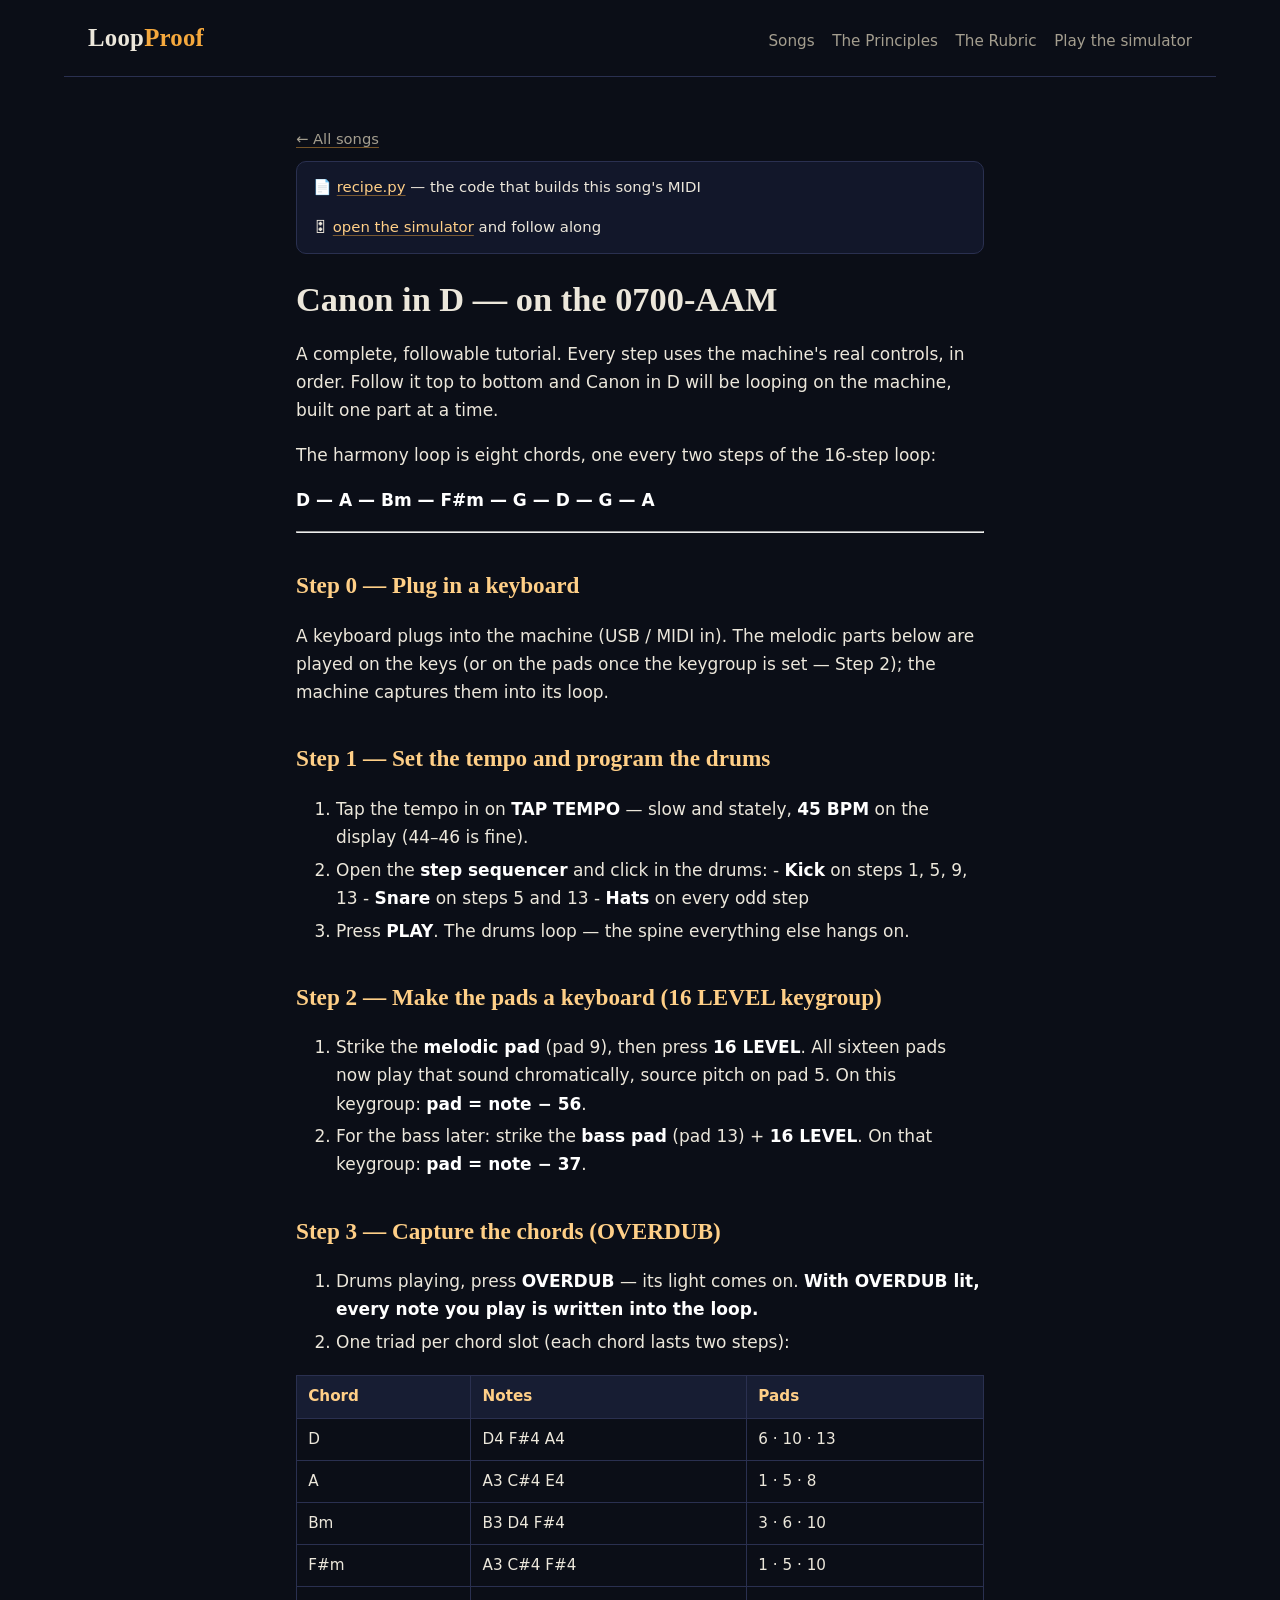
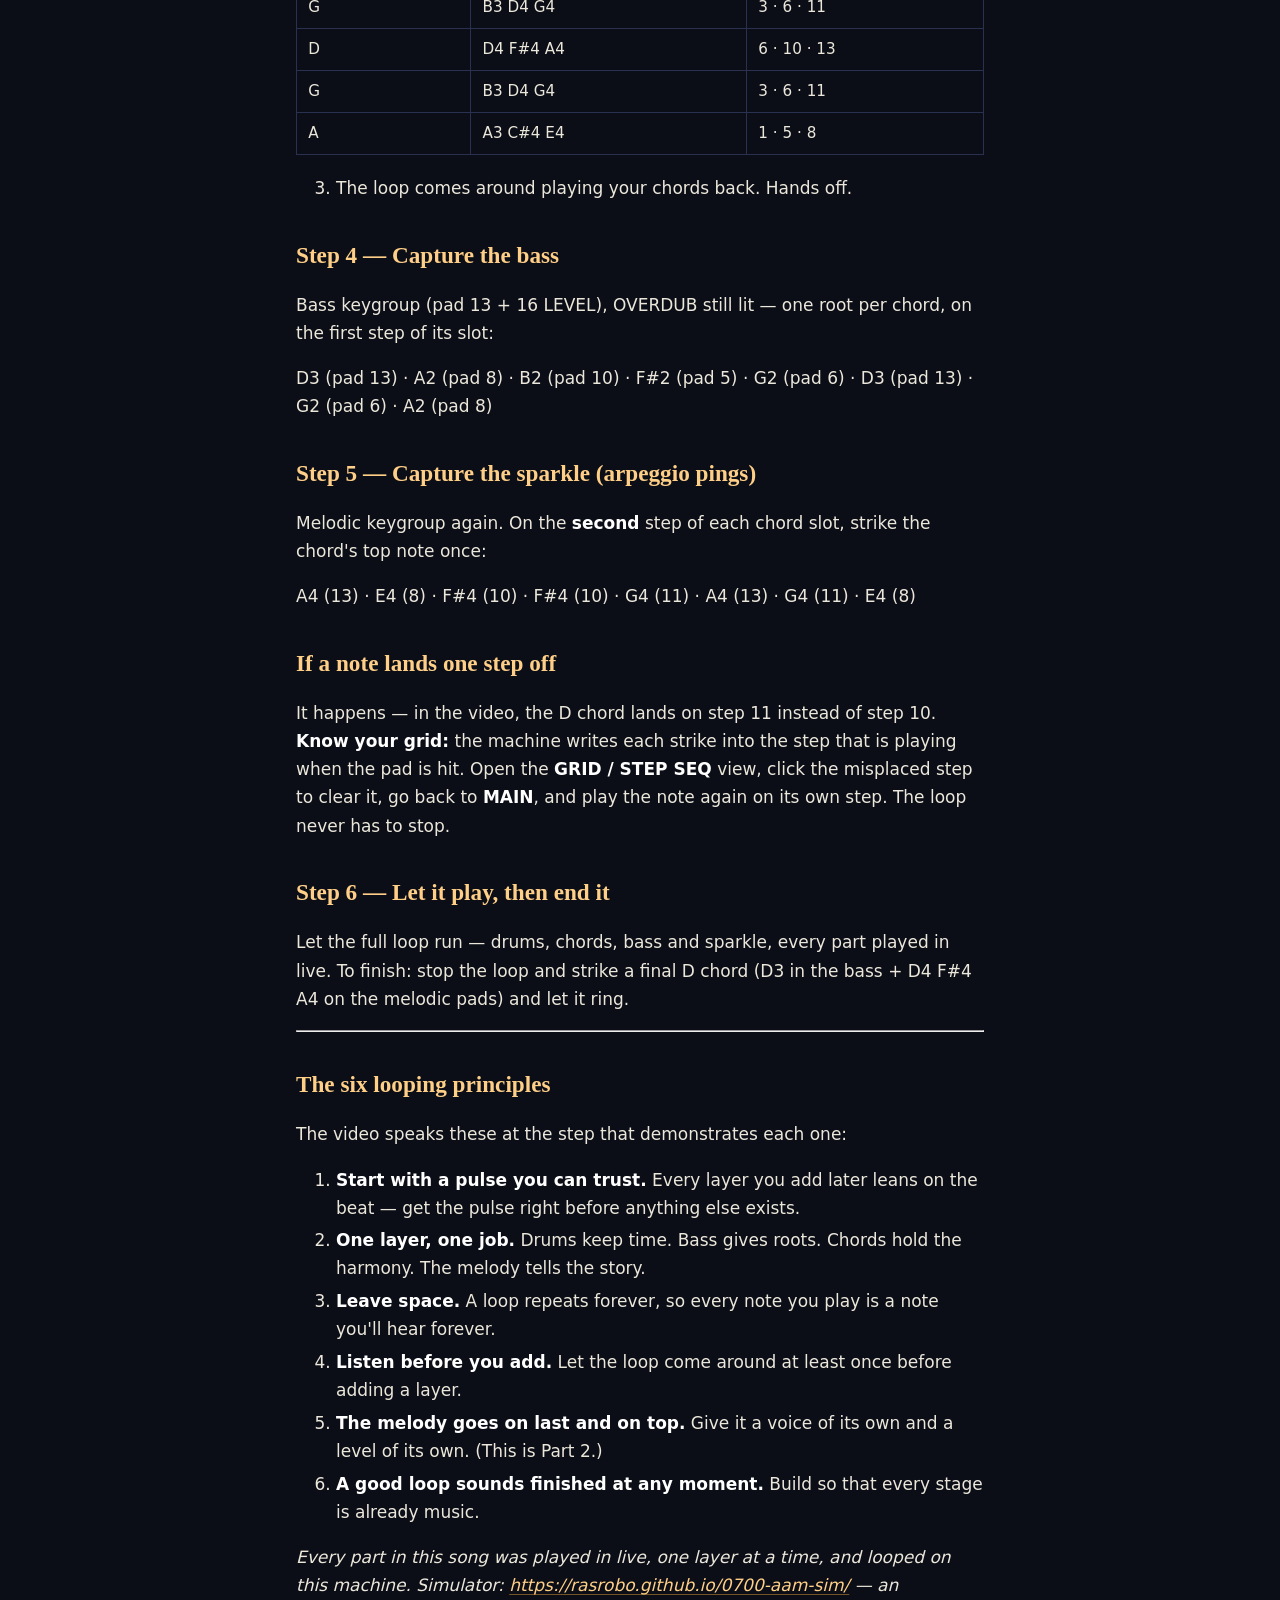
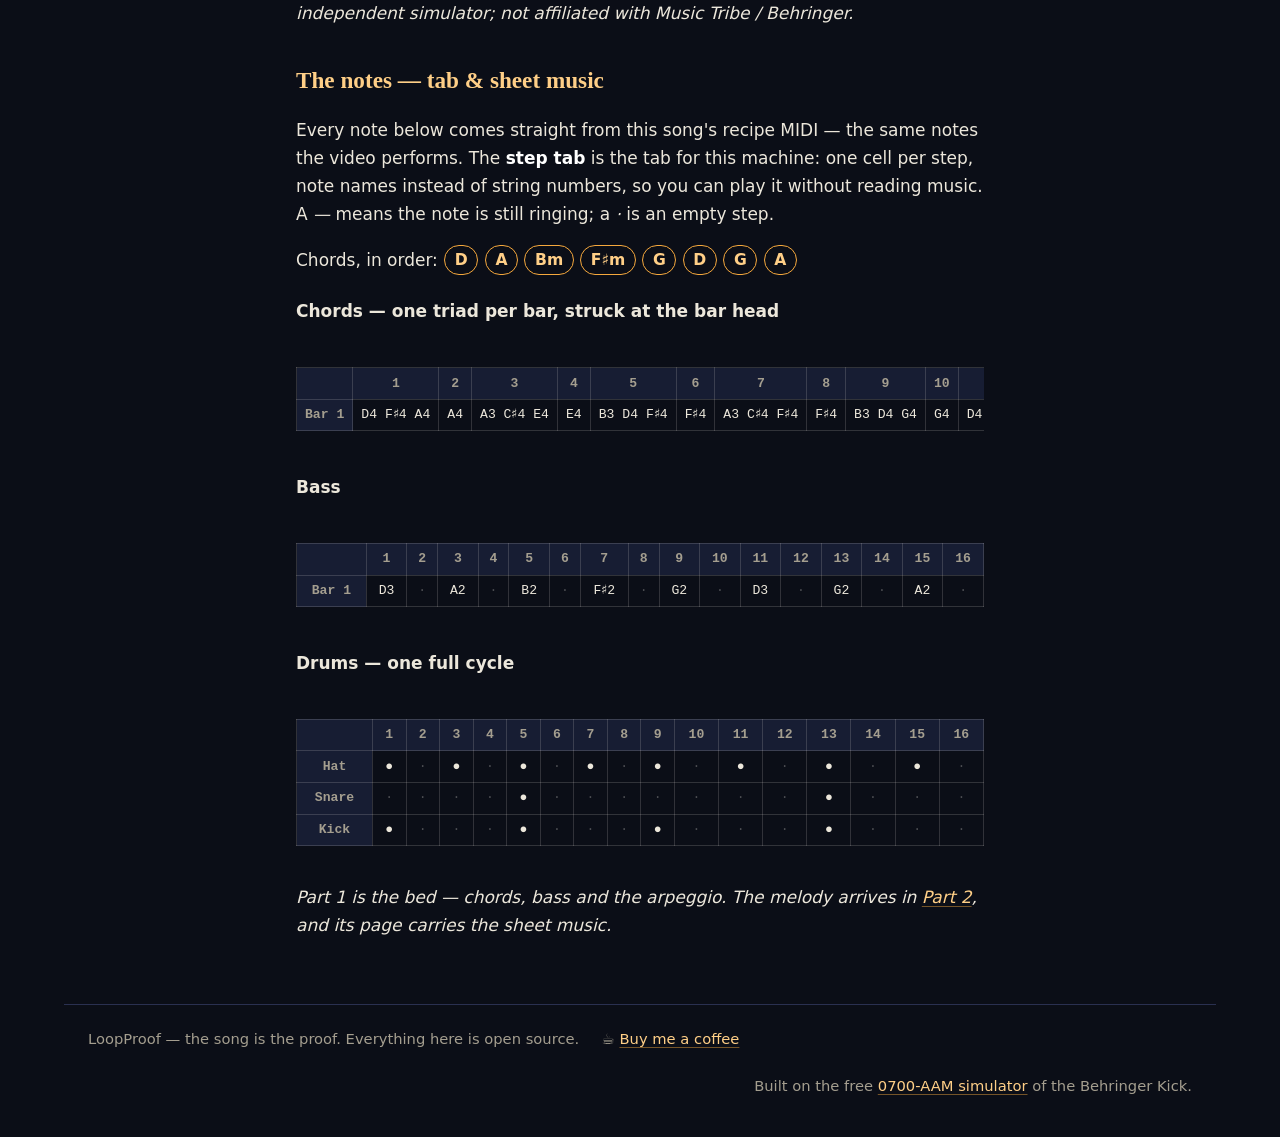
<file: canon-in-d.html>
<!DOCTYPE html>
<html lang="en">
<head>
<meta charset="utf-8">
<meta name="viewport" content="width=device-width, initial-scale=1">
<title>Canon in D · LoopProof</title>
<link rel="stylesheet" href="style.css">
</head>
<body>
<header class="topbar">
  <a class="wordmark" href="index.html">Loop<em>Proof</em></a>
  <nav>
    <a href="index.html">Songs</a>
    <a href="principles.html">The Principles</a>
    <a href="rubric.html">The Rubric</a>
    <a href="https://rasrobo.github.io/0700-aam-sim/">Play the simulator</a>
  </nav>
</header>
<main><p class="crumb"><a href="index.html">← All songs</a></p><article><div class="pagemeta"><span>📄 <a href="recipes/canon-in-d/recipe.py">recipe.py</a> — the code that builds this song's MIDI</span><span>🎛 <a href="https://rasrobo.github.io/0700-aam-sim/">open the simulator</a> and follow along</span></div><h1>Canon in D — on the 0700-AAM</h1>
<p>A complete, followable tutorial. Every step uses the machine's real
controls, in order. Follow it top to bottom and Canon in D will be
looping on the machine, built one part at a time.</p>
<p>The harmony loop is eight chords, one every two steps of the 16-step
loop:</p>
<p><strong>D — A — Bm — F#m — G — D — G — A</strong></p>
<hr />
<h2>Step 0 — Plug in a keyboard</h2>
<p>A keyboard plugs into the machine (USB / MIDI in). The melodic parts
below are played on the keys (or on the pads once the keygroup is set —
Step 2); the machine captures them into its loop.</p>
<h2>Step 1 — Set the tempo and program the drums</h2>
<ol>
<li>Tap the tempo in on <strong>TAP TEMPO</strong> — slow and stately, <strong>45 BPM</strong> on
   the display (44–46 is fine).</li>
<li>Open the <strong>step sequencer</strong> and click in the drums:
   - <strong>Kick</strong> on steps 1, 5, 9, 13
   - <strong>Snare</strong> on steps 5 and 13
   - <strong>Hats</strong> on every odd step</li>
<li>Press <strong>PLAY</strong>. The drums loop — the spine everything else hangs on.</li>
</ol>
<h2>Step 2 — Make the pads a keyboard (16 LEVEL keygroup)</h2>
<ol>
<li>Strike the <strong>melodic pad</strong> (pad 9), then press <strong>16 LEVEL</strong>. All
   sixteen pads now play that sound chromatically, source pitch on
   pad 5. On this keygroup: <strong>pad = note − 56</strong>.</li>
<li>For the bass later: strike the <strong>bass pad</strong> (pad 13) + <strong>16 LEVEL</strong>.
   On that keygroup: <strong>pad = note − 37</strong>.</li>
</ol>
<h2>Step 3 — Capture the chords (OVERDUB)</h2>
<ol>
<li>Drums playing, press <strong>OVERDUB</strong> — its light comes on. <strong>With
   OVERDUB lit, every note you play is written into the loop.</strong></li>
<li>One triad per chord slot (each chord lasts two steps):</li>
</ol>
<table>
<thead>
<tr>
<th>Chord</th>
<th>Notes</th>
<th>Pads</th>
</tr>
</thead>
<tbody>
<tr>
<td>D</td>
<td>D4 F#4 A4</td>
<td>6 · 10 · 13</td>
</tr>
<tr>
<td>A</td>
<td>A3 C#4 E4</td>
<td>1 · 5 · 8</td>
</tr>
<tr>
<td>Bm</td>
<td>B3 D4 F#4</td>
<td>3 · 6 · 10</td>
</tr>
<tr>
<td>F#m</td>
<td>A3 C#4 F#4</td>
<td>1 · 5 · 10</td>
</tr>
<tr>
<td>G</td>
<td>B3 D4 G4</td>
<td>3 · 6 · 11</td>
</tr>
<tr>
<td>D</td>
<td>D4 F#4 A4</td>
<td>6 · 10 · 13</td>
</tr>
<tr>
<td>G</td>
<td>B3 D4 G4</td>
<td>3 · 6 · 11</td>
</tr>
<tr>
<td>A</td>
<td>A3 C#4 E4</td>
<td>1 · 5 · 8</td>
</tr>
</tbody>
</table>
<ol start="3">
<li>The loop comes around playing your chords back. Hands off.</li>
</ol>
<h2>Step 4 — Capture the bass</h2>
<p>Bass keygroup (pad 13 + 16 LEVEL), OVERDUB still lit — one root per
chord, on the first step of its slot:</p>
<p>D3 (pad 13) · A2 (pad 8) · B2 (pad 10) · F#2 (pad 5) ·
G2 (pad 6) · D3 (pad 13) · G2 (pad 6) · A2 (pad 8)</p>
<h2>Step 5 — Capture the sparkle (arpeggio pings)</h2>
<p>Melodic keygroup again. On the <strong>second</strong> step of each chord slot,
strike the chord's top note once:</p>
<p>A4 (13) · E4 (8) · F#4 (10) · F#4 (10) · G4 (11) · A4 (13) · G4 (11) · E4 (8)</p>
<h2>If a note lands one step off</h2>
<p>It happens — in the video, the D chord lands on step 11 instead of
step 10. <strong>Know your grid:</strong> the machine writes each strike into the
step that is playing when the pad is hit. Open the <strong>GRID / STEP SEQ</strong>
view, click the misplaced step to clear it, go back to <strong>MAIN</strong>, and
play the note again on its own step. The loop never has to stop.</p>
<h2>Step 6 — Let it play, then end it</h2>
<p>Let the full loop run — drums, chords, bass and sparkle, every part
played in live. To finish: stop the loop and strike a final D chord
(D3 in the bass + D4 F#4 A4 on the melodic pads) and let it ring.</p>
<hr />
<h2>The six looping principles</h2>
<p>The video speaks these at the step that demonstrates each one:</p>
<ol>
<li><strong>Start with a pulse you can trust.</strong> Every layer you add later
   leans on the beat — get the pulse right before anything else exists.</li>
<li><strong>One layer, one job.</strong> Drums keep time. Bass gives roots. Chords
   hold the harmony. The melody tells the story.</li>
<li><strong>Leave space.</strong> A loop repeats forever, so every note you play is
   a note you'll hear forever.</li>
<li><strong>Listen before you add.</strong> Let the loop come around at least once
   before adding a layer.</li>
<li><strong>The melody goes on last and on top.</strong> Give it a voice of its own
   and a level of its own. (This is Part 2.)</li>
<li><strong>A good loop sounds finished at any moment.</strong> Build so that every
   stage is already music.</li>
</ol>
<p><em>Every part in this song was played in live, one layer at a time, and
looped on this machine. Simulator: <a href="https://rasrobo.github.io/0700-aam-sim/">https://rasrobo.github.io/0700-aam-sim/</a>
— an independent simulator; not affiliated with Music Tribe / Behringer.</em></p><h2 id="the-notes">The notes — tab &amp; sheet music</h2>
<p>Every note below comes straight from this song's recipe MIDI — the same notes the video performs. The <strong>step tab</strong> is the tab for this machine: one cell per step, note names instead of string numbers, so you can play it without reading music. A <em>—</em> means the note is still ringing; a <em>·</em> is an empty step.</p>
<p class="chordstrip">Chords, in order: <span class="chip">D</span><span class="chip">A</span><span class="chip">Bm</span><span class="chip">F♯m</span><span class="chip">G</span><span class="chip">D</span><span class="chip">G</span><span class="chip">A</span></p>
<h4>Chords — one triad per bar, struck at the bar head</h4><div class="tabwrap"><table class="tabgrid"><tr><th></th><th>1</th><th>2</th><th>3</th><th>4</th><th>5</th><th>6</th><th>7</th><th>8</th><th>9</th><th>10</th><th>11</th><th>12</th><th>13</th><th>14</th><th>15</th><th>16</th></tr><tr><th>Bar 1</th><td>D4 F♯4 A4</td><td>A4</td><td>A3 C♯4 E4</td><td>E4</td><td>B3 D4 F♯4</td><td>F♯4</td><td>A3 C♯4 F♯4</td><td>F♯4</td><td>B3 D4 G4</td><td>G4</td><td>D4 F♯4 A4</td><td>A4</td><td>B3 D4 G4</td><td>G4</td><td>A3 C♯4 E4</td><td>E4</td></tr></table></div>
<h4>Bass</h4><div class="tabwrap"><table class="tabgrid"><tr><th></th><th>1</th><th>2</th><th>3</th><th>4</th><th>5</th><th>6</th><th>7</th><th>8</th><th>9</th><th>10</th><th>11</th><th>12</th><th>13</th><th>14</th><th>15</th><th>16</th></tr><tr><th>Bar 1</th><td>D3</td><td class="rest">·</td><td>A2</td><td class="rest">·</td><td>B2</td><td class="rest">·</td><td>F♯2</td><td class="rest">·</td><td>G2</td><td class="rest">·</td><td>D3</td><td class="rest">·</td><td>G2</td><td class="rest">·</td><td>A2</td><td class="rest">·</td></tr></table></div>
<h4>Drums — one full cycle</h4><div class="tabwrap"><table class="tabgrid"><tr><th></th><th>1</th><th>2</th><th>3</th><th>4</th><th>5</th><th>6</th><th>7</th><th>8</th><th>9</th><th>10</th><th>11</th><th>12</th><th>13</th><th>14</th><th>15</th><th>16</th></tr><tr><th>Hat</th><td>●</td><td class="rest">·</td><td>●</td><td class="rest">·</td><td>●</td><td class="rest">·</td><td>●</td><td class="rest">·</td><td>●</td><td class="rest">·</td><td>●</td><td class="rest">·</td><td>●</td><td class="rest">·</td><td>●</td><td class="rest">·</td></tr><tr><th>Snare</th><td class="rest">·</td><td class="rest">·</td><td class="rest">·</td><td class="rest">·</td><td>●</td><td class="rest">·</td><td class="rest">·</td><td class="rest">·</td><td class="rest">·</td><td class="rest">·</td><td class="rest">·</td><td class="rest">·</td><td>●</td><td class="rest">·</td><td class="rest">·</td><td class="rest">·</td></tr><tr><th>Kick</th><td>●</td><td class="rest">·</td><td class="rest">·</td><td class="rest">·</td><td>●</td><td class="rest">·</td><td class="rest">·</td><td class="rest">·</td><td>●</td><td class="rest">·</td><td class="rest">·</td><td class="rest">·</td><td>●</td><td class="rest">·</td><td class="rest">·</td><td class="rest">·</td></tr></table></div>
<p><em>Part 1 is the bed — chords, bass and the arpeggio. The melody arrives in <a href="canon-in-d-part-2.html">Part 2</a>, and its page carries the sheet music.</em></p></article></main>
<footer>
  <span>LoopProof — the song is the proof. Everything here is open source.</span>
  <span>☕ <a href="https://buymeacoffee.com/robodigitalis">Buy me a coffee</a></span>
  <span class="spacer">Built on the free <a href="https://rasrobo.github.io/0700-aam-sim/">0700-AAM simulator</a> of the Behringer Kick.</span>
</footer>
</body>
</html>
</file>
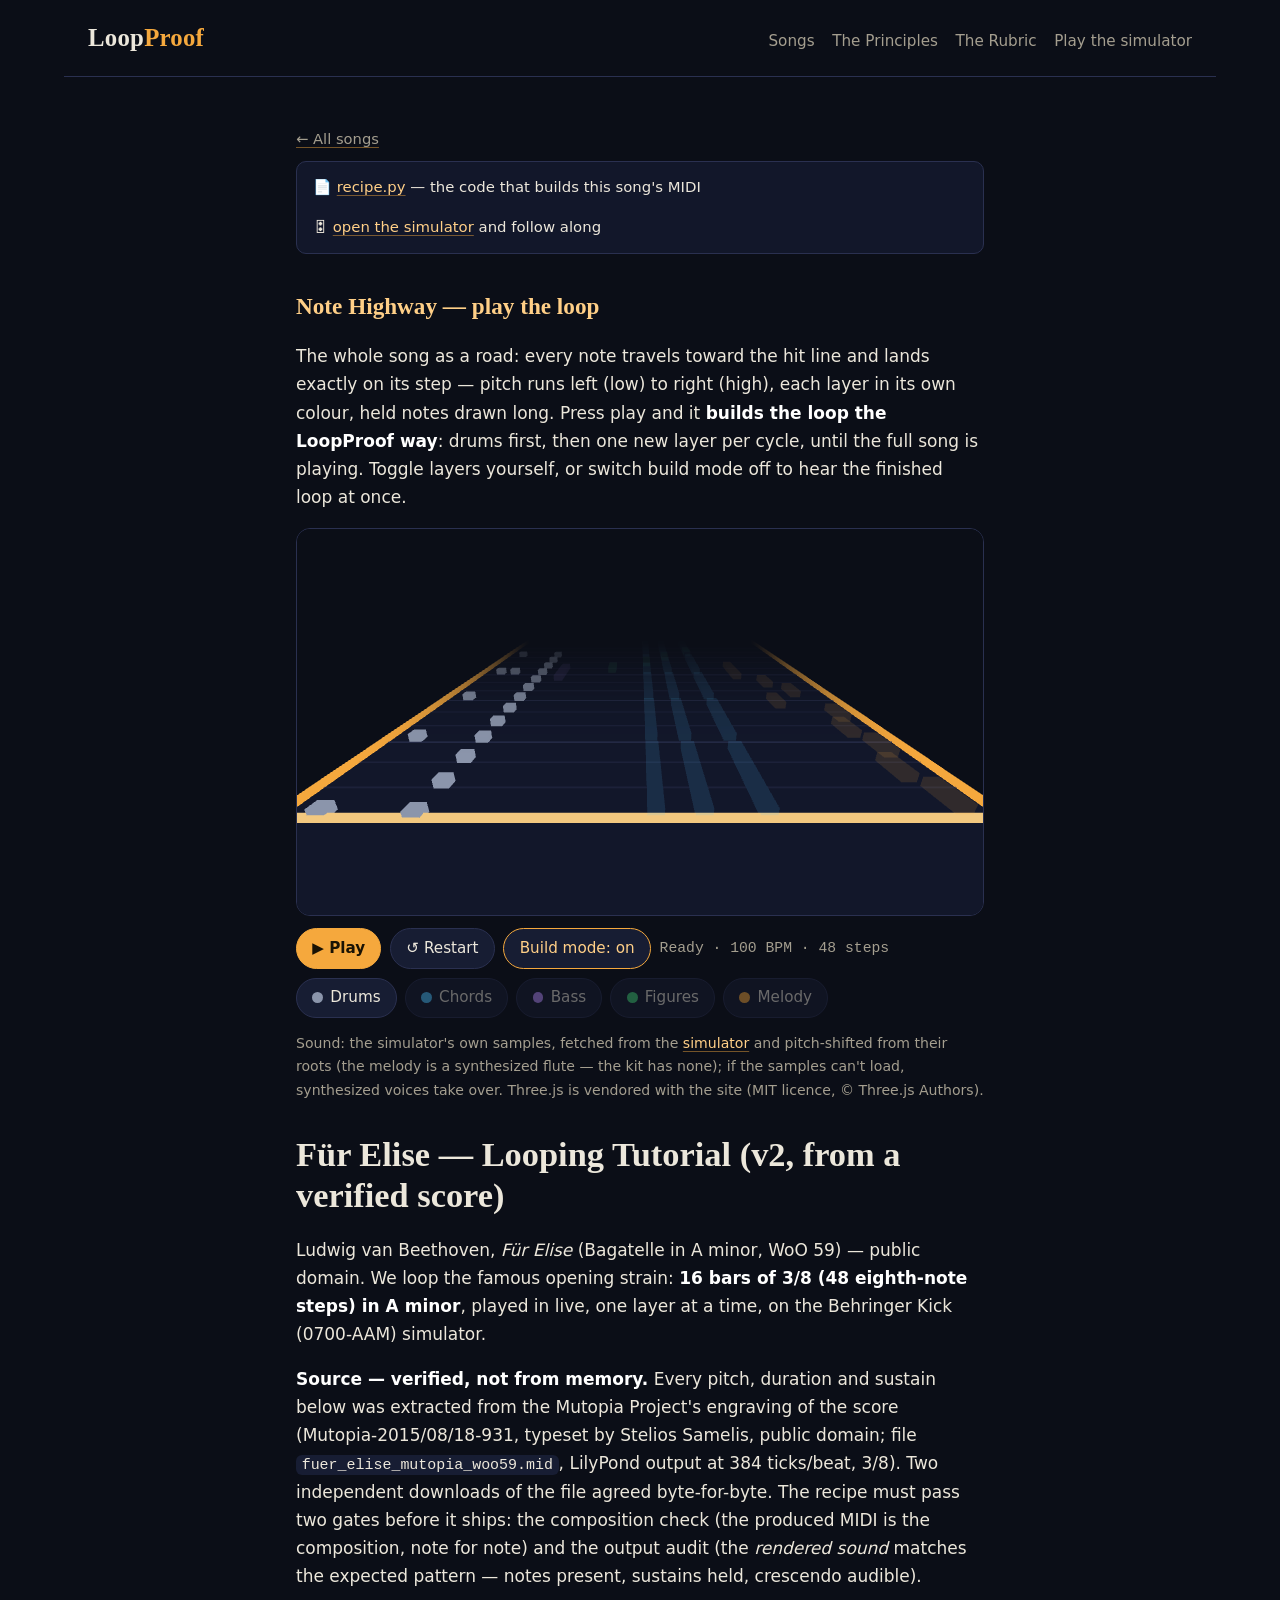
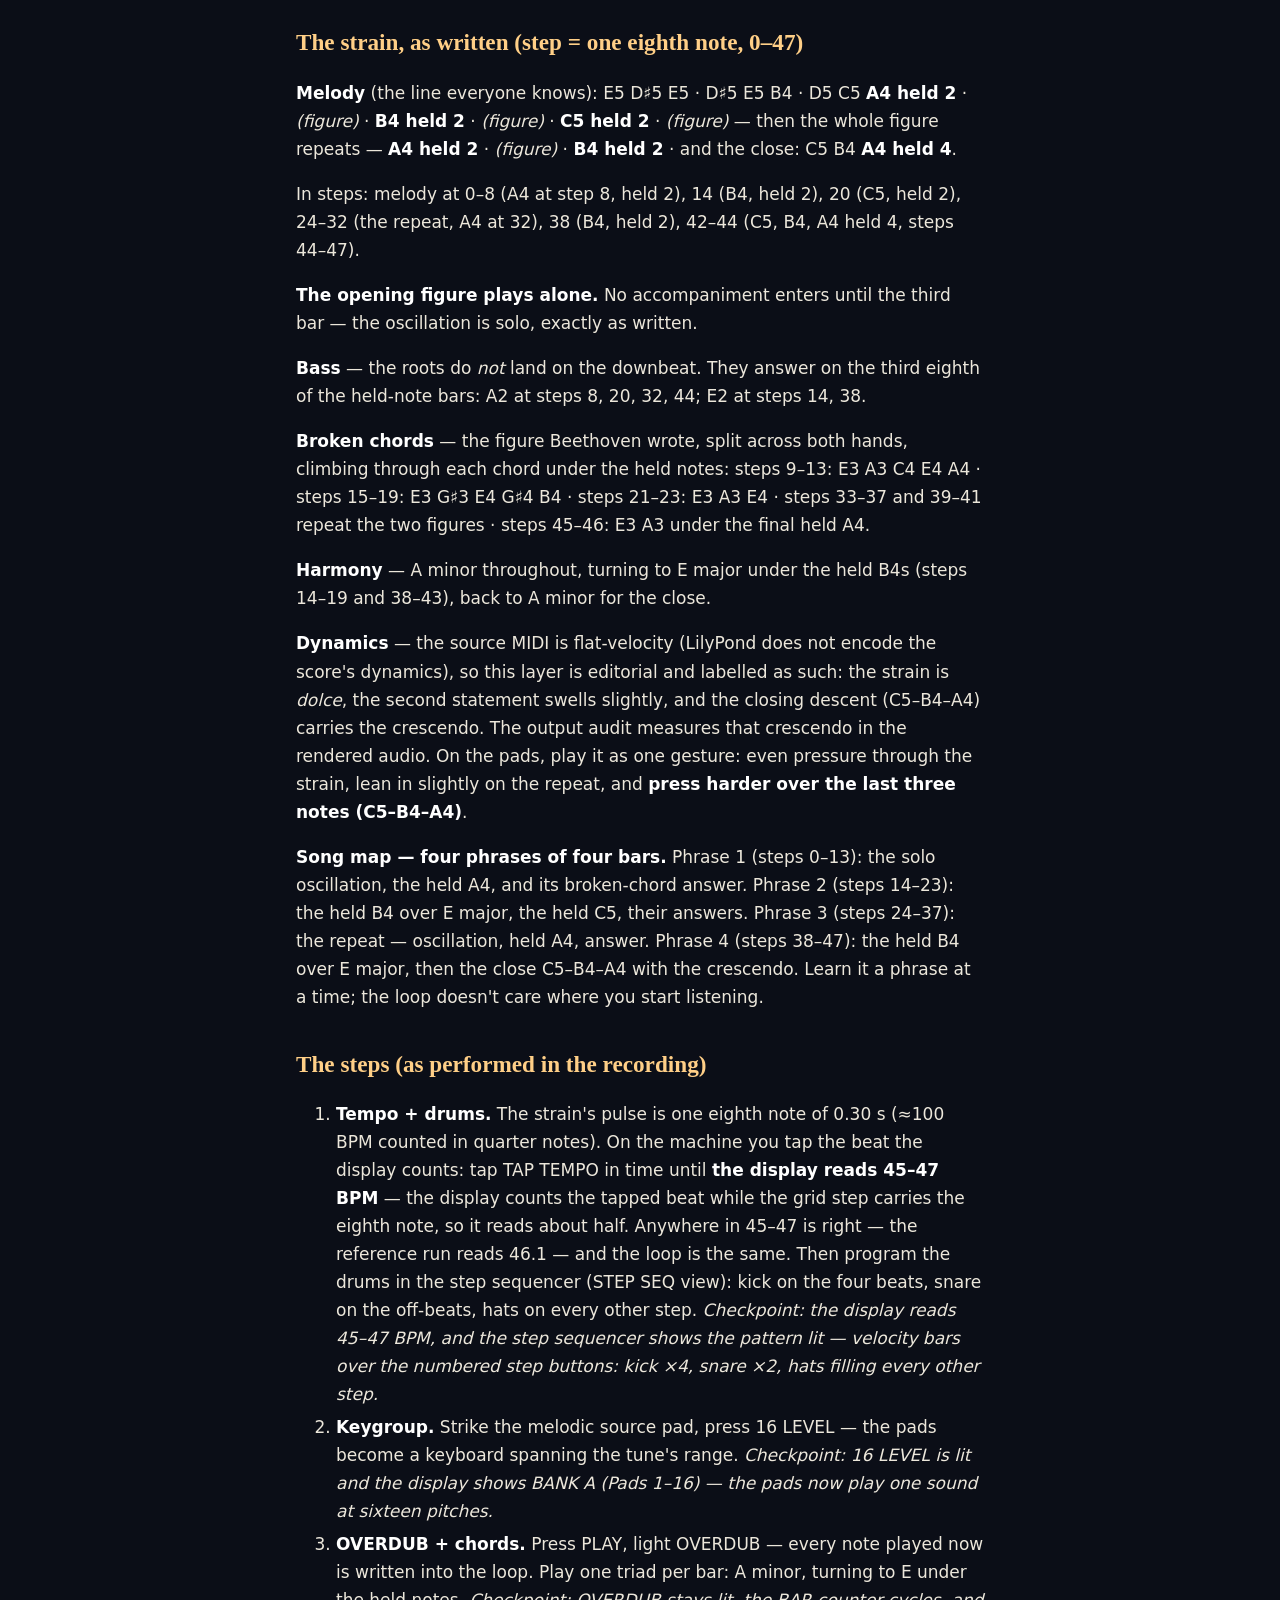
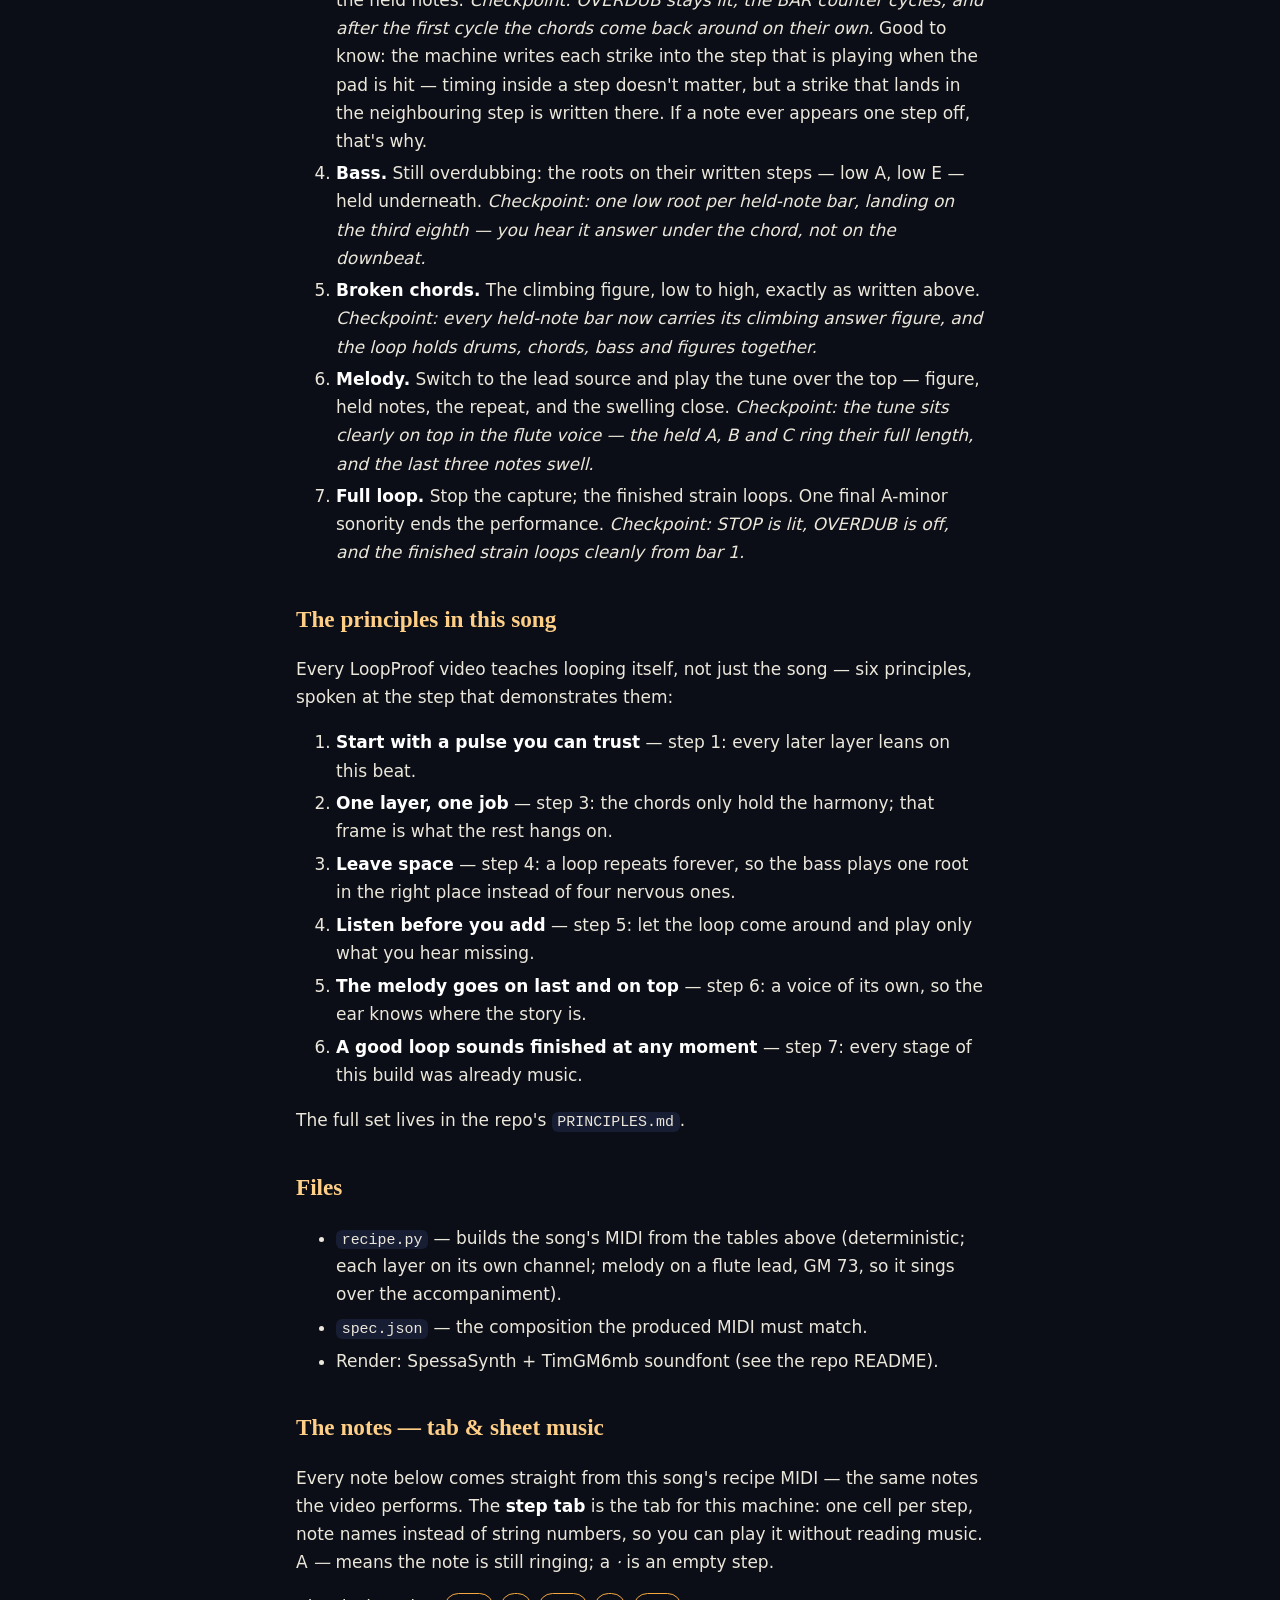
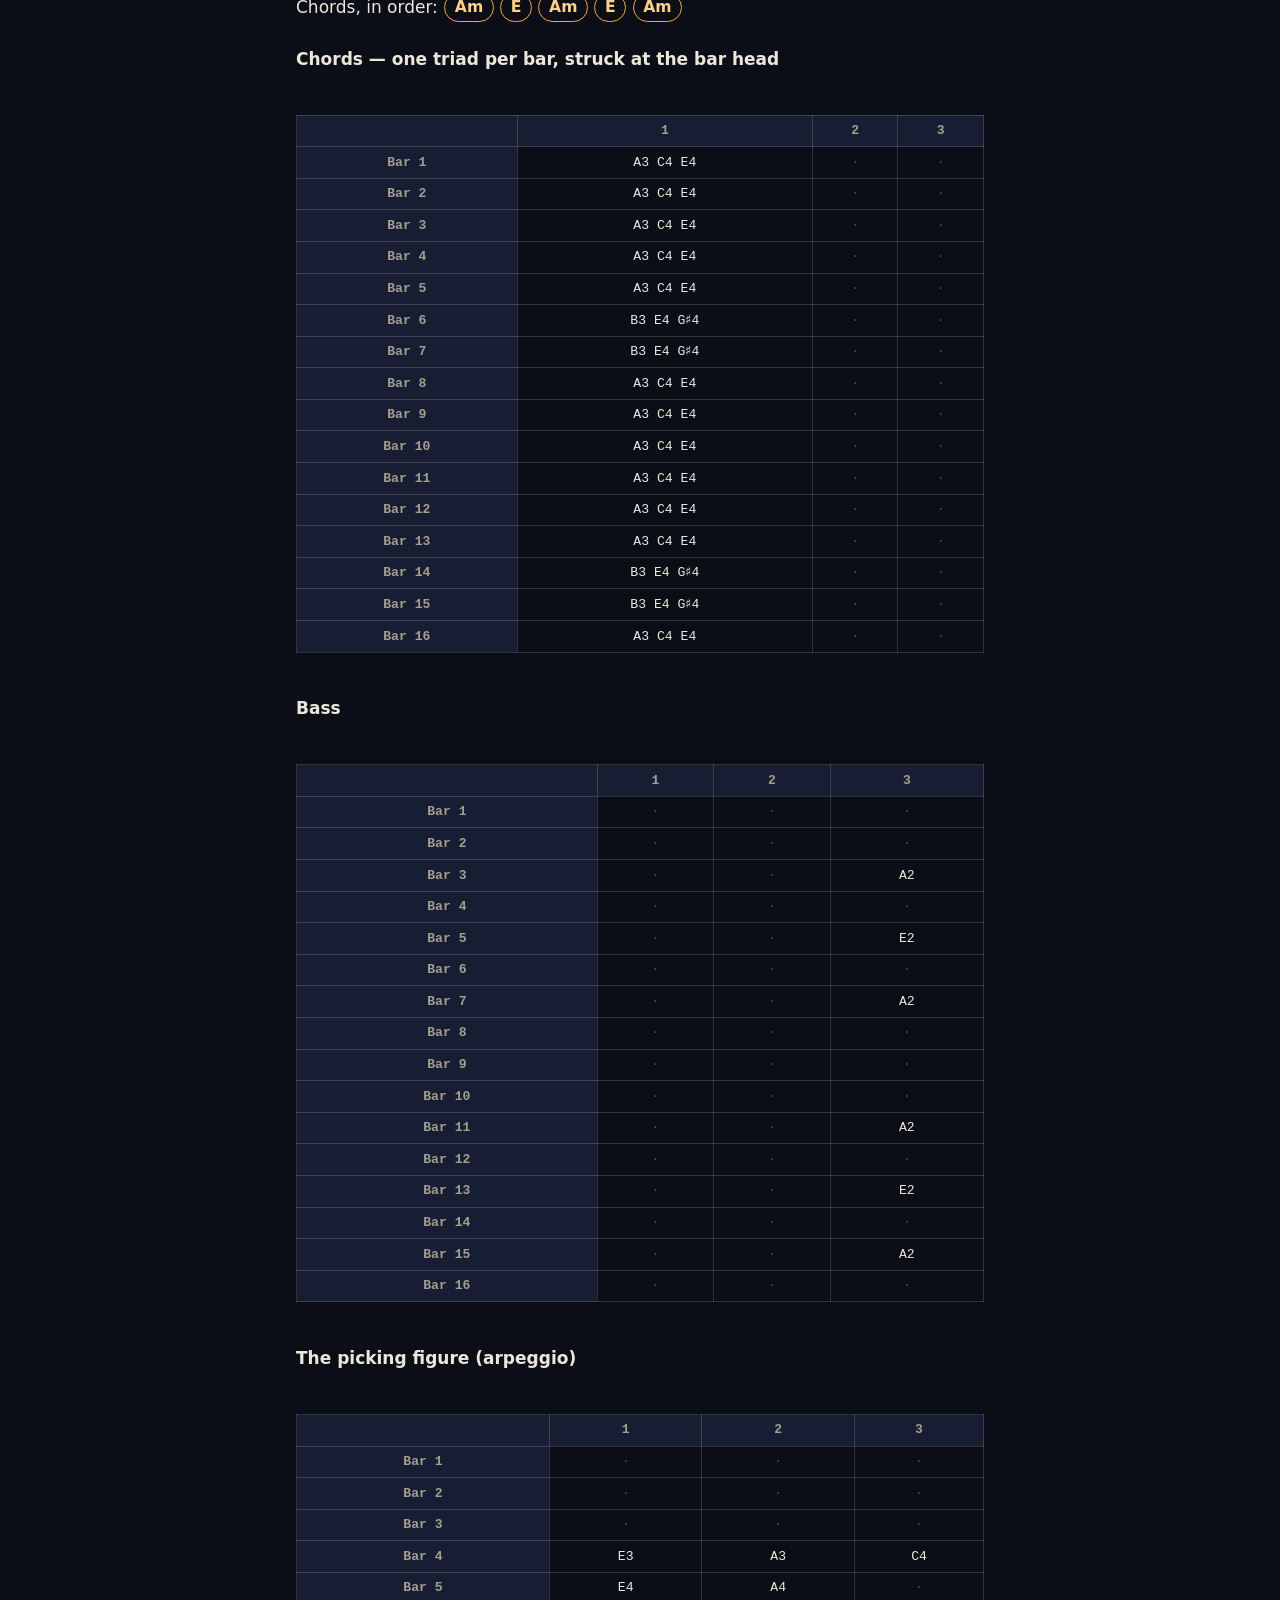
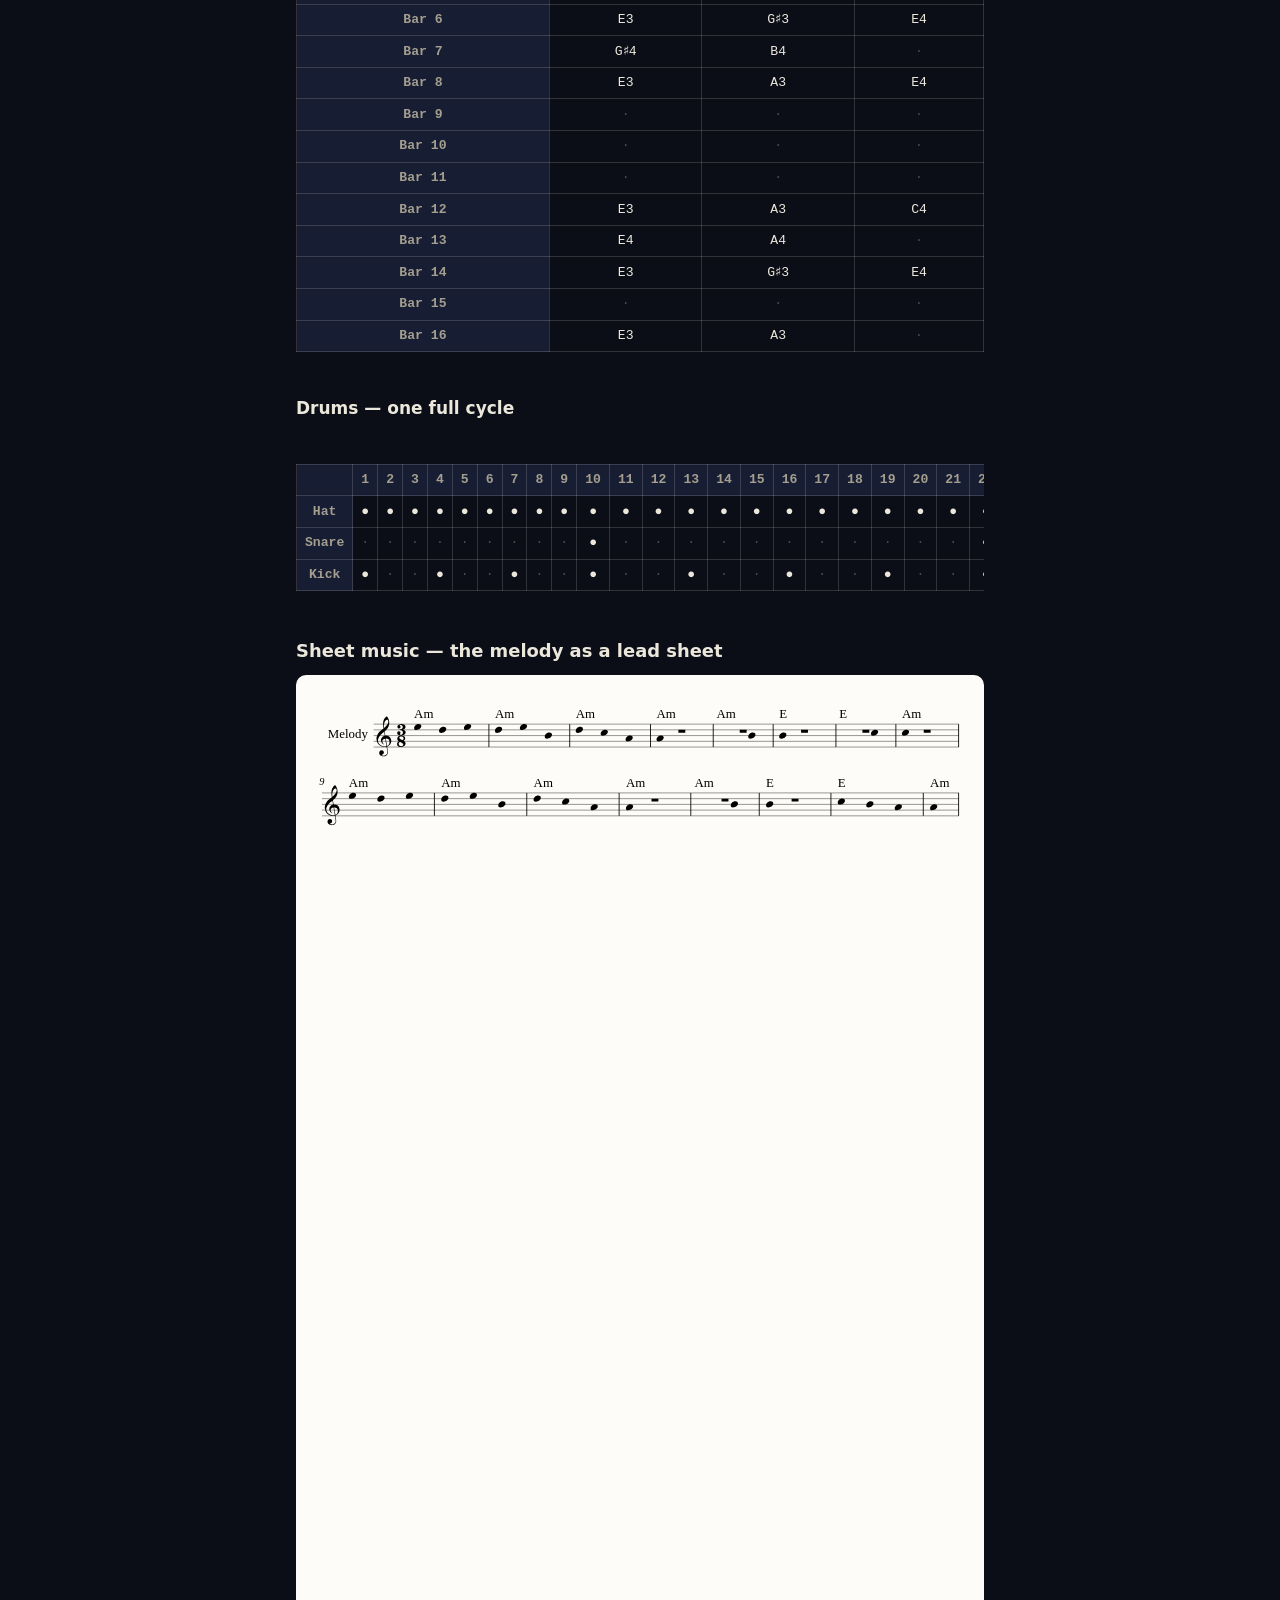
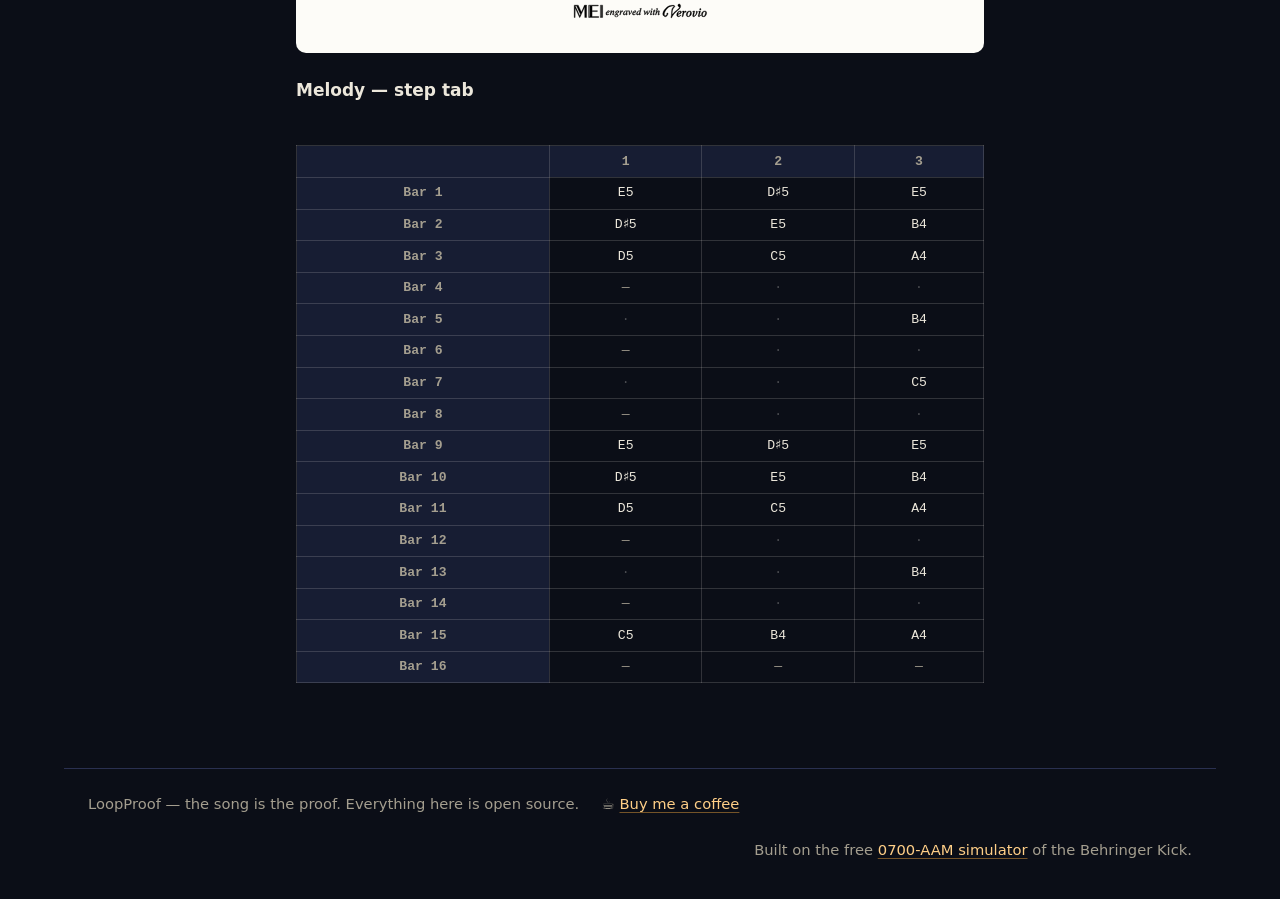
<file: fur-elise.html>
<!DOCTYPE html>
<html lang="en">
<head>
<meta charset="utf-8">
<meta name="viewport" content="width=device-width, initial-scale=1">
<title>Für Elise · LoopProof</title>
<link rel="stylesheet" href="style.css">
</head>
<body>
<header class="topbar">
  <a class="wordmark" href="index.html">Loop<em>Proof</em></a>
  <nav>
    <a href="index.html">Songs</a>
    <a href="principles.html">The Principles</a>
    <a href="rubric.html">The Rubric</a>
    <a href="https://rasrobo.github.io/0700-aam-sim/">Play the simulator</a>
  </nav>
</header>
<main><p class="crumb"><a href="index.html">← All songs</a></p><article><div class="pagemeta"><span>📄 <a href="recipes/fur-elise/recipe.py">recipe.py</a> — the code that builds this song's MIDI</span><span>🎛 <a href="https://rasrobo.github.io/0700-aam-sim/">open the simulator</a> and follow along</span></div>
<section class="highway" id="note-highway"
 aria-label="Note Highway — an interactive player for this song">
<h2>Note Highway — play the loop</h2>
<p>The whole song as a road: every note travels toward the hit line and
lands exactly on its step — pitch runs left (low) to right (high), each
layer in its own colour, held notes drawn long. Press play and it
<strong>builds the loop the LoopProof way</strong>: drums first, then one
new layer per cycle, until the full song is playing. Toggle layers
yourself, or switch build mode off to hear the finished loop at once.</p>
<div class="hw-stage">
  <canvas id="hw-canvas" aria-label="Animated note highway"></canvas>
  <div class="hw-fallback-note" hidden>3D library unavailable — showing
  the 2D highway.</div>
</div>
<div class="hw-controls">
  <button type="button" id="hw-play" class="hw-main"
   aria-label="Play or pause">▶ Play</button>
  <button type="button" id="hw-restart" aria-label="Restart from step 1">↺ Restart</button>
  <button type="button" id="hw-build" aria-pressed="true"
   class="hw-on">Build mode: on</button>
  <span class="hw-readout" id="hw-readout" role="status">Ready · 100 BPM · 48 steps</span>
</div>
<div class="hw-chips" role="group" aria-label="Layers"><button type="button" class="hw-chip" data-layer="drums" aria-pressed="true"><span class="hw-dot" style="background:#8b95ab"></span>Drums</button><button type="button" class="hw-chip" data-layer="chords" aria-pressed="true"><span class="hw-dot" style="background:#4cc2ff"></span>Chords</button><button type="button" class="hw-chip" data-layer="bass" aria-pressed="true"><span class="hw-dot" style="background:#b78cff"></span>Bass</button><button type="button" class="hw-chip" data-layer="figures" aria-pressed="true"><span class="hw-dot" style="background:#43d17c"></span>Figures</button><button type="button" class="hw-chip" data-layer="melody" aria-pressed="true"><span class="hw-dot" style="background:#f5a83d"></span>Melody</button></div>
<p class="hw-note">Sound: the simulator's own samples, fetched from the
<a href="https://rasrobo.github.io/0700-aam-sim/">simulator</a> and
pitch-shifted from their roots (the melody is a synthesized flute — the
kit has none); if the samples can't load, synthesized voices take over.
Three.js is vendored with the site (MIT licence, © Three.js Authors).</p>
<script type="application/json" id="hw-data">{"slug": "fur-elise", "steps": 48, "bpm": 100.0, "stepsPerBar": 3, "layers": [{"id": "drums", "label": "Drums", "color": "#8b95ab", "notes": [[0, 36, 0.3], [0, 42, 0.17], [1, 42, 0.17], [2, 42, 0.17], [3, 36, 0.3], [3, 42, 0.17], [4, 42, 0.17], [5, 42, 0.17], [6, 36, 0.3], [6, 42, 0.17], [7, 42, 0.17], [8, 42, 0.17], [9, 36, 0.3], [9, 38, 0.3], [9, 42, 0.17], [10, 42, 0.17], [11, 42, 0.17], [12, 36, 0.3], [12, 42, 0.17], [13, 42, 0.17], [14, 42, 0.17], [15, 36, 0.3], [15, 42, 0.17], [16, 42, 0.17], [17, 42, 0.17], [18, 36, 0.3], [18, 42, 0.17], [19, 42, 0.17], [20, 42, 0.17], [21, 36, 0.3], [21, 38, 0.3], [21, 42, 0.17], [22, 42, 0.17], [23, 42, 0.17], [24, 36, 0.3], [24, 42, 0.17], [25, 42, 0.17], [26, 42, 0.17], [27, 36, 0.3], [27, 42, 0.17], [28, 42, 0.17], [29, 42, 0.17], [30, 36, 0.3], [30, 42, 0.17], [31, 42, 0.17], [32, 42, 0.17], [33, 36, 0.3], [33, 38, 0.3], [33, 42, 0.17], [34, 42, 0.17], [35, 42, 0.17], [36, 36, 0.3], [36, 42, 0.17], [37, 42, 0.17], [38, 42, 0.17], [39, 36, 0.3], [39, 42, 0.17], [40, 42, 0.17], [41, 42, 0.17], [42, 36, 0.3], [42, 42, 0.17], [43, 42, 0.17], [44, 42, 0.17], [45, 36, 0.3], [45, 38, 0.3], [45, 42, 0.17], [46, 42, 0.17], [47, 42, 0.17]]}, {"id": "chords", "label": "Chords", "color": "#4cc2ff", "notes": [[0, 57, 2.8], [0, 60, 2.8], [0, 64, 2.8], [3, 57, 2.8], [3, 60, 2.8], [3, 64, 2.8], [6, 57, 2.8], [6, 60, 2.8], [6, 64, 2.8], [9, 57, 2.8], [9, 60, 2.8], [9, 64, 2.8], [12, 57, 2.8], [12, 60, 2.8], [12, 64, 2.8], [15, 59, 2.8], [15, 64, 2.8], [15, 68, 2.8], [18, 59, 2.8], [18, 64, 2.8], [18, 68, 2.8], [21, 57, 2.8], [21, 60, 2.8], [21, 64, 2.8], [24, 57, 2.8], [24, 60, 2.8], [24, 64, 2.8], [27, 57, 2.8], [27, 60, 2.8], [27, 64, 2.8], [30, 57, 2.8], [30, 60, 2.8], [30, 64, 2.8], [33, 57, 2.8], [33, 60, 2.8], [33, 64, 2.8], [36, 57, 2.8], [36, 60, 2.8], [36, 64, 2.8], [39, 59, 2.8], [39, 64, 2.8], [39, 68, 2.8], [42, 59, 2.8], [42, 64, 2.8], [42, 68, 2.8], [45, 57, 2.8], [45, 60, 2.8], [45, 64, 2.8]]}, {"id": "bass", "label": "Bass", "color": "#b78cff", "notes": [[8, 45, 1.9], [14, 40, 1.9], [20, 45, 1.9], [32, 45, 1.9], [38, 40, 1.9], [44, 45, 1.9]]}, {"id": "figures", "label": "Figures", "color": "#43d17c", "notes": [[9, 52, 0.95], [10, 57, 0.95], [11, 60, 0.95], [12, 64, 0.95], [13, 69, 0.95], [15, 52, 0.95], [16, 56, 0.95], [17, 64, 0.95], [18, 68, 0.95], [19, 71, 0.95], [21, 52, 0.95], [22, 57, 0.95], [23, 64, 0.95], [33, 52, 0.95], [34, 57, 0.95], [35, 60, 0.95], [36, 64, 0.95], [37, 69, 0.95], [39, 52, 0.95], [40, 56, 0.95], [41, 64, 0.95], [45, 52, 0.95], [46, 57, 0.95]]}, {"id": "melody", "label": "Melody", "color": "#f5a83d", "notes": [[0, 76, 0.95], [1, 75, 0.95], [2, 76, 0.95], [3, 75, 0.95], [4, 76, 0.95], [5, 71, 0.95], [6, 74, 0.95], [7, 72, 0.95], [8, 69, 2.0], [14, 71, 2.0], [20, 72, 2.0], [24, 76, 0.95], [25, 75, 0.95], [26, 76, 0.95], [27, 75, 0.95], [28, 76, 0.95], [29, 71, 0.95], [30, 74, 0.95], [31, 72, 0.95], [32, 69, 2.0], [38, 71, 2.0], [42, 72, 0.95], [43, 71, 0.95], [44, 69, 4.0]]}]}</script>
<script src="three.min.js"></script>
<script src="highway.js"></script>
</section>
<h1>Für Elise — Looping Tutorial (v2, from a verified score)</h1>
<p>Ludwig van Beethoven, <em>Für Elise</em> (Bagatelle in A minor, WoO 59) —
public domain. We loop the famous opening strain: <strong>16 bars of 3/8
(48 eighth-note steps) in A minor</strong>, played in live, one layer at a
time, on the Behringer Kick (0700-AAM) simulator.</p>
<p><strong>Source — verified, not from memory.</strong> Every pitch, duration and
sustain below was extracted from the Mutopia Project's engraving of
the score (Mutopia-2015/08/18-931, typeset by Stelios Samelis, public
domain; file <code>fuer_elise_mutopia_woo59.mid</code>, LilyPond output at
384 ticks/beat, 3/8). Two independent downloads of the file agreed
byte-for-byte. The recipe must pass two gates before it ships: the
composition check (the produced MIDI is the composition, note for
note) and the output audit (the <em>rendered sound</em> matches the expected
pattern — notes present, sustains held, crescendo audible).</p>
<h2>The strain, as written (step = one eighth note, 0–47)</h2>
<p><strong>Melody</strong> (the line everyone knows):
E5 D♯5 E5 · D♯5 E5 B4 · D5 C5 <strong>A4 held 2</strong> · <em>(figure)</em> · <strong>B4 held 2</strong>
· <em>(figure)</em> · <strong>C5 held 2</strong> · <em>(figure)</em> — then the whole figure
repeats — <strong>A4 held 2</strong> · <em>(figure)</em> · <strong>B4 held 2</strong> · and the close:
C5 B4 <strong>A4 held 4</strong>.</p>
<p>In steps: melody at 0–8 (A4 at step 8, held 2), 14 (B4, held 2),
20 (C5, held 2), 24–32 (the repeat, A4 at 32), 38 (B4, held 2),
42–44 (C5, B4, A4 held 4, steps 44–47).</p>
<p><strong>The opening figure plays alone.</strong> No accompaniment enters until the
third bar — the oscillation is solo, exactly as written.</p>
<p><strong>Bass</strong> — the roots do <em>not</em> land on the downbeat. They answer on the
third eighth of the held-note bars: A2 at steps 8, 20, 32, 44; E2 at
steps 14, 38.</p>
<p><strong>Broken chords</strong> — the figure Beethoven wrote, split across both
hands, climbing through each chord under the held notes:
steps 9–13: E3 A3 C4 E4 A4 · steps 15–19: E3 G♯3 E4 G♯4 B4 ·
steps 21–23: E3 A3 E4 · steps 33–37 and 39–41 repeat the two figures ·
steps 45–46: E3 A3 under the final held A4.</p>
<p><strong>Harmony</strong> — A minor throughout, turning to E major under the held
B4s (steps 14–19 and 38–43), back to A minor for the close.</p>
<p><strong>Dynamics</strong> — the source MIDI is flat-velocity (LilyPond does not
encode the score's dynamics), so this layer is editorial and labelled
as such: the strain is <em>dolce</em>, the second statement swells slightly,
and the closing descent (C5–B4–A4) carries the crescendo. The output
audit measures that crescendo in the rendered audio. On the pads,
play it as one gesture: even pressure through the strain, lean in
slightly on the repeat, and <strong>press harder over the last three notes
(C5–B4–A4)</strong>.</p>
<p><strong>Song map — four phrases of four bars.</strong> Phrase 1 (steps 0–13): the
solo oscillation, the held A4, and its broken-chord answer. Phrase 2
(steps 14–23): the held B4 over E major, the held C5, their answers.
Phrase 3 (steps 24–37): the repeat — oscillation, held A4, answer.
Phrase 4 (steps 38–47): the held B4 over E major, then the close
C5–B4–A4 with the crescendo. Learn it a phrase at a time; the loop
doesn't care where you start listening.</p>
<h2>The steps (as performed in the recording)</h2>
<ol>
<li><strong>Tempo + drums.</strong> The strain's pulse is one eighth note of
   0.30 s (≈100 BPM counted in quarter notes). On the machine you tap
   the beat the display counts: tap TAP TEMPO in time until <strong>the
   display reads 45–47 BPM</strong> — the display counts the tapped beat
   while the grid step carries the eighth note, so it reads about
   half. Anywhere in 45–47 is right — the reference run reads 46.1 —
   and the loop is the same. Then
   program the drums in the step sequencer (STEP SEQ view): kick on the
   four beats, snare on the off-beats, hats on every other step.
   <em>Checkpoint: the display reads 45–47 BPM, and the step sequencer
   shows the pattern lit — velocity bars over the numbered step
   buttons: kick ×4, snare ×2, hats filling every other step.</em></li>
<li><strong>Keygroup.</strong> Strike the melodic source pad, press 16 LEVEL — the
   pads become a keyboard spanning the tune's range.
   <em>Checkpoint: 16 LEVEL is lit and the display shows BANK A
   (Pads 1–16) — the pads now play one sound at sixteen pitches.</em></li>
<li><strong>OVERDUB + chords.</strong> Press PLAY, light OVERDUB — every note played
   now is written into the loop. Play one triad per bar: A minor,
   turning to E under the held notes.
   <em>Checkpoint: OVERDUB stays lit, the BAR counter cycles, and after
   the first cycle the chords come back around on their own.</em>
   Good to know: the machine writes each strike into the step that is
   playing when the pad is hit — timing inside a step doesn't matter,
   but a strike that lands in the neighbouring step is written there.
   If a note ever appears one step off, that's why.</li>
<li><strong>Bass.</strong> Still overdubbing: the roots on their written steps —
   low A, low E — held underneath.
   <em>Checkpoint: one low root per held-note bar, landing on the third
   eighth — you hear it answer under the chord, not on the downbeat.</em></li>
<li><strong>Broken chords.</strong> The climbing figure, low to high, exactly as
   written above.
   <em>Checkpoint: every held-note bar now carries its climbing answer
   figure, and the loop holds drums, chords, bass and figures
   together.</em></li>
<li><strong>Melody.</strong> Switch to the lead source and play the tune over the
   top — figure, held notes, the repeat, and the swelling close.
   <em>Checkpoint: the tune sits clearly on top in the flute voice — the
   held A, B and C ring their full length, and the last three notes
   swell.</em></li>
<li><strong>Full loop.</strong> Stop the capture; the finished strain loops. One
   final A-minor sonority ends the performance.
   <em>Checkpoint: STOP is lit, OVERDUB is off, and the finished strain
   loops cleanly from bar 1.</em></li>
</ol>
<h2>The principles in this song</h2>
<p>Every LoopProof video teaches looping itself, not just the song —
six principles, spoken at the step that demonstrates them:</p>
<ol>
<li><strong>Start with a pulse you can trust</strong> — step 1: every later layer
   leans on this beat.</li>
<li><strong>One layer, one job</strong> — step 3: the chords only hold the harmony;
   that frame is what the rest hangs on.</li>
<li><strong>Leave space</strong> — step 4: a loop repeats forever, so the bass
   plays one root in the right place instead of four nervous ones.</li>
<li><strong>Listen before you add</strong> — step 5: let the loop come around and
   play only what you hear missing.</li>
<li><strong>The melody goes on last and on top</strong> — step 6: a voice of its
   own, so the ear knows where the story is.</li>
<li><strong>A good loop sounds finished at any moment</strong> — step 7: every
   stage of this build was already music.</li>
</ol>
<p>The full set lives in the repo's <code>PRINCIPLES.md</code>.</p>
<h2>Files</h2>
<ul>
<li><code>recipe.py</code> — builds the song's MIDI from the tables above
  (deterministic; each layer on its own channel; melody on a flute
  lead, GM 73, so it sings over the accompaniment).</li>
<li><code>spec.json</code> — the composition the produced MIDI must match.</li>
<li>Render: SpessaSynth + TimGM6mb soundfont (see the repo README).</li>
</ul><h2 id="the-notes">The notes — tab &amp; sheet music</h2>
<p>Every note below comes straight from this song's recipe MIDI — the same notes the video performs. The <strong>step tab</strong> is the tab for this machine: one cell per step, note names instead of string numbers, so you can play it without reading music. A <em>—</em> means the note is still ringing; a <em>·</em> is an empty step.</p>
<p class="chordstrip">Chords, in order: <span class="chip">Am</span><span class="chip">E</span><span class="chip">Am</span><span class="chip">E</span><span class="chip">Am</span></p>
<h4>Chords — one triad per bar, struck at the bar head</h4><div class="tabwrap"><table class="tabgrid"><tr><th></th><th>1</th><th>2</th><th>3</th></tr><tr><th>Bar 1</th><td>A3 C4 E4</td><td class="rest">·</td><td class="rest">·</td></tr><tr><th>Bar 2</th><td>A3 C4 E4</td><td class="rest">·</td><td class="rest">·</td></tr><tr><th>Bar 3</th><td>A3 C4 E4</td><td class="rest">·</td><td class="rest">·</td></tr><tr><th>Bar 4</th><td>A3 C4 E4</td><td class="rest">·</td><td class="rest">·</td></tr><tr><th>Bar 5</th><td>A3 C4 E4</td><td class="rest">·</td><td class="rest">·</td></tr><tr><th>Bar 6</th><td>B3 E4 G♯4</td><td class="rest">·</td><td class="rest">·</td></tr><tr><th>Bar 7</th><td>B3 E4 G♯4</td><td class="rest">·</td><td class="rest">·</td></tr><tr><th>Bar 8</th><td>A3 C4 E4</td><td class="rest">·</td><td class="rest">·</td></tr><tr><th>Bar 9</th><td>A3 C4 E4</td><td class="rest">·</td><td class="rest">·</td></tr><tr><th>Bar 10</th><td>A3 C4 E4</td><td class="rest">·</td><td class="rest">·</td></tr><tr><th>Bar 11</th><td>A3 C4 E4</td><td class="rest">·</td><td class="rest">·</td></tr><tr><th>Bar 12</th><td>A3 C4 E4</td><td class="rest">·</td><td class="rest">·</td></tr><tr><th>Bar 13</th><td>A3 C4 E4</td><td class="rest">·</td><td class="rest">·</td></tr><tr><th>Bar 14</th><td>B3 E4 G♯4</td><td class="rest">·</td><td class="rest">·</td></tr><tr><th>Bar 15</th><td>B3 E4 G♯4</td><td class="rest">·</td><td class="rest">·</td></tr><tr><th>Bar 16</th><td>A3 C4 E4</td><td class="rest">·</td><td class="rest">·</td></tr></table></div>
<h4>Bass</h4><div class="tabwrap"><table class="tabgrid"><tr><th></th><th>1</th><th>2</th><th>3</th></tr><tr><th>Bar 1</th><td class="rest">·</td><td class="rest">·</td><td class="rest">·</td></tr><tr><th>Bar 2</th><td class="rest">·</td><td class="rest">·</td><td class="rest">·</td></tr><tr><th>Bar 3</th><td class="rest">·</td><td class="rest">·</td><td>A2</td></tr><tr><th>Bar 4</th><td class="rest">·</td><td class="rest">·</td><td class="rest">·</td></tr><tr><th>Bar 5</th><td class="rest">·</td><td class="rest">·</td><td>E2</td></tr><tr><th>Bar 6</th><td class="rest">·</td><td class="rest">·</td><td class="rest">·</td></tr><tr><th>Bar 7</th><td class="rest">·</td><td class="rest">·</td><td>A2</td></tr><tr><th>Bar 8</th><td class="rest">·</td><td class="rest">·</td><td class="rest">·</td></tr><tr><th>Bar 9</th><td class="rest">·</td><td class="rest">·</td><td class="rest">·</td></tr><tr><th>Bar 10</th><td class="rest">·</td><td class="rest">·</td><td class="rest">·</td></tr><tr><th>Bar 11</th><td class="rest">·</td><td class="rest">·</td><td>A2</td></tr><tr><th>Bar 12</th><td class="rest">·</td><td class="rest">·</td><td class="rest">·</td></tr><tr><th>Bar 13</th><td class="rest">·</td><td class="rest">·</td><td>E2</td></tr><tr><th>Bar 14</th><td class="rest">·</td><td class="rest">·</td><td class="rest">·</td></tr><tr><th>Bar 15</th><td class="rest">·</td><td class="rest">·</td><td>A2</td></tr><tr><th>Bar 16</th><td class="rest">·</td><td class="rest">·</td><td class="rest">·</td></tr></table></div>
<h4>The picking figure (arpeggio)</h4><div class="tabwrap"><table class="tabgrid"><tr><th></th><th>1</th><th>2</th><th>3</th></tr><tr><th>Bar 1</th><td class="rest">·</td><td class="rest">·</td><td class="rest">·</td></tr><tr><th>Bar 2</th><td class="rest">·</td><td class="rest">·</td><td class="rest">·</td></tr><tr><th>Bar 3</th><td class="rest">·</td><td class="rest">·</td><td class="rest">·</td></tr><tr><th>Bar 4</th><td>E3</td><td>A3</td><td>C4</td></tr><tr><th>Bar 5</th><td>E4</td><td>A4</td><td class="rest">·</td></tr><tr><th>Bar 6</th><td>E3</td><td>G♯3</td><td>E4</td></tr><tr><th>Bar 7</th><td>G♯4</td><td>B4</td><td class="rest">·</td></tr><tr><th>Bar 8</th><td>E3</td><td>A3</td><td>E4</td></tr><tr><th>Bar 9</th><td class="rest">·</td><td class="rest">·</td><td class="rest">·</td></tr><tr><th>Bar 10</th><td class="rest">·</td><td class="rest">·</td><td class="rest">·</td></tr><tr><th>Bar 11</th><td class="rest">·</td><td class="rest">·</td><td class="rest">·</td></tr><tr><th>Bar 12</th><td>E3</td><td>A3</td><td>C4</td></tr><tr><th>Bar 13</th><td>E4</td><td>A4</td><td class="rest">·</td></tr><tr><th>Bar 14</th><td>E3</td><td>G♯3</td><td>E4</td></tr><tr><th>Bar 15</th><td class="rest">·</td><td class="rest">·</td><td class="rest">·</td></tr><tr><th>Bar 16</th><td>E3</td><td>A3</td><td class="rest">·</td></tr></table></div>
<h4>Drums — one full cycle</h4><div class="tabwrap"><table class="tabgrid"><tr><th></th><th>1</th><th>2</th><th>3</th><th>4</th><th>5</th><th>6</th><th>7</th><th>8</th><th>9</th><th>10</th><th>11</th><th>12</th><th>13</th><th>14</th><th>15</th><th>16</th><th>17</th><th>18</th><th>19</th><th>20</th><th>21</th><th>22</th><th>23</th><th>24</th><th>25</th><th>26</th><th>27</th><th>28</th><th>29</th><th>30</th><th>31</th><th>32</th><th>33</th><th>34</th><th>35</th><th>36</th><th>37</th><th>38</th><th>39</th><th>40</th><th>41</th><th>42</th><th>43</th><th>44</th><th>45</th><th>46</th><th>47</th><th>48</th></tr><tr><th>Hat</th><td>●</td><td>●</td><td>●</td><td>●</td><td>●</td><td>●</td><td>●</td><td>●</td><td>●</td><td>●</td><td>●</td><td>●</td><td>●</td><td>●</td><td>●</td><td>●</td><td>●</td><td>●</td><td>●</td><td>●</td><td>●</td><td>●</td><td>●</td><td>●</td><td>●</td><td>●</td><td>●</td><td>●</td><td>●</td><td>●</td><td>●</td><td>●</td><td>●</td><td>●</td><td>●</td><td>●</td><td>●</td><td>●</td><td>●</td><td>●</td><td>●</td><td>●</td><td>●</td><td>●</td><td>●</td><td>●</td><td>●</td><td>●</td></tr><tr><th>Snare</th><td class="rest">·</td><td class="rest">·</td><td class="rest">·</td><td class="rest">·</td><td class="rest">·</td><td class="rest">·</td><td class="rest">·</td><td class="rest">·</td><td class="rest">·</td><td>●</td><td class="rest">·</td><td class="rest">·</td><td class="rest">·</td><td class="rest">·</td><td class="rest">·</td><td class="rest">·</td><td class="rest">·</td><td class="rest">·</td><td class="rest">·</td><td class="rest">·</td><td class="rest">·</td><td>●</td><td class="rest">·</td><td class="rest">·</td><td class="rest">·</td><td class="rest">·</td><td class="rest">·</td><td class="rest">·</td><td class="rest">·</td><td class="rest">·</td><td class="rest">·</td><td class="rest">·</td><td class="rest">·</td><td>●</td><td class="rest">·</td><td class="rest">·</td><td class="rest">·</td><td class="rest">·</td><td class="rest">·</td><td class="rest">·</td><td class="rest">·</td><td class="rest">·</td><td class="rest">·</td><td class="rest">·</td><td class="rest">·</td><td>●</td><td class="rest">·</td><td class="rest">·</td></tr><tr><th>Kick</th><td>●</td><td class="rest">·</td><td class="rest">·</td><td>●</td><td class="rest">·</td><td class="rest">·</td><td>●</td><td class="rest">·</td><td class="rest">·</td><td>●</td><td class="rest">·</td><td class="rest">·</td><td>●</td><td class="rest">·</td><td class="rest">·</td><td>●</td><td class="rest">·</td><td class="rest">·</td><td>●</td><td class="rest">·</td><td class="rest">·</td><td>●</td><td class="rest">·</td><td class="rest">·</td><td>●</td><td class="rest">·</td><td class="rest">·</td><td>●</td><td class="rest">·</td><td class="rest">·</td><td>●</td><td class="rest">·</td><td class="rest">·</td><td>●</td><td class="rest">·</td><td class="rest">·</td><td>●</td><td class="rest">·</td><td class="rest">·</td><td>●</td><td class="rest">·</td><td class="rest">·</td><td>●</td><td class="rest">·</td><td class="rest">·</td><td>●</td><td class="rest">·</td><td class="rest">·</td></tr></table></div>
<h3>Sheet music — the melody as a lead sheet</h3><div class="sheet"><svg width="2100px" height="2970px" version="1.1" xmlns="http://www.w3.org/2000/svg" xmlns:xlink="http://www.w3.org/1999/xlink" overflow="visible" id="jyhia0l">
   <desc>Engraved by Verovio 6.4.1-fbe8f46</desc>
   <defs>
      <g id="E050-jyhia0l">
         <path transform="scale(1,-1)" d="M441 -245c-23 -4 -48 -6 -76 -6c-59 0 -102 7 -130 20c-88 42 -150 93 -187 154c-26 44 -43 103 -48 176c0 6 -1 13 -1 19c0 54 15 111 45 170c29 57 65 106 110 148s96 85 153 127c-3 16 -8 46 -13 92c-4 43 -5 73 -5 89c0 117 16 172 69 257c34 54 64 82 89 82 c21 0 43 -30 69 -92s39 -115 41 -159v-15c0 -109 -21 -162 -67 -241c-13 -20 -63 -90 -98 -118c-13 -9 -25 -19 -37 -29l31 -181c8 1 18 2 28 2c58 0 102 -12 133 -35c59 -43 92 -104 98 -184c1 -7 1 -15 1 -22c0 -123 -87 -209 -181 -248c8 -57 17 -110 25 -162 c5 -31 6 -58 6 -80c0 -30 -5 -53 -14 -70c-35 -64 -88 -99 -158 -103c-5 0 -11 -1 -16 -1c-37 0 -72 10 -108 27c-50 24 -77 59 -80 105v11c0 29 7 55 20 76c18 28 45 42 79 44h6c49 0 93 -42 97 -87v-9c0 -51 -34 -86 -105 -106c17 -24 51 -36 102 -36c62 0 116 43 140 85 c9 16 13 41 13 74c0 20 -1 42 -5 67c-8 53 -18 106 -26 159zM461 939c-95 0 -135 -175 -135 -286c0 -24 2 -48 5 -71c50 39 92 82 127 128c40 53 60 100 60 140v8c-4 53 -22 81 -55 81h-2zM406 119l54 -326c73 25 110 78 110 161c0 7 0 15 -1 23c-7 95 -57 142 -151 142h-12 zM382 117c-72 -2 -128 -47 -128 -120v-7c2 -46 43 -99 75 -115c-3 -2 -7 -5 -10 -10c-70 33 -116 88 -123 172v11c0 68 44 126 88 159c23 17 49 29 78 36l-29 170c-21 -13 -52 -37 -92 -73c-50 -44 -86 -84 -109 -119c-45 -69 -67 -130 -67 -182v-13c5 -68 35 -127 93 -176 s125 -73 203 -73c25 0 50 3 75 9c-19 111 -36 221 -54 331z" />
      </g>
      <g id="E083-jyhia0l">
         <path transform="scale(1,-1)" d="M208 250c97 0 177 -52 177 -116c0 -69 -40 -111 -118 -125c56 -5 125 -44 125 -116c0 -31 -10 -57 -31 -78c-19 -21 -45 -38 -78 -49l-50 -11c-15 -3 -36 -7 -55 -7c-50 0 -86 16 -113 38c-16 10 -23 18 -34 34c-7 13 -11 25 -11 38c0 43 27 83 68 83l3 -2 c61 0 75 -42 75 -70c0 -19 -24 -42 -26 -57c7 -17 20 -25 37 -25c44 0 94 29 94 78c0 75 -34 125 -138 125v36c84 0 131 22 131 98c0 54 -37 88 -87 88c-26 0 -43 -7 -51 -22c15 -22 44 -16 44 -70c0 -37 -37 -62 -71 -62c-22 0 -69 15 -69 76c0 79 101 116 178 116z" />
      </g>
      <g id="E088-jyhia0l">
         <path transform="scale(1,-1)" d="M195 -214c76 0 88 58 90 68c0 34 -35 60 -57 73l-52 29c-21 10 -32 17 -34 20c-39 -33 -58 -54 -62 -92c5 -23 23 -98 115 -98zM301 135c0 61 -72 76 -113 76c-40 0 -77 -17 -77 -51c3 -21 15 -38 26 -50c17 -15 33 -26 48 -34l65 -28c34 27 51 56 51 87zM176 -250 c-57 0 -166 26 -166 132c0 47 30 86 89 116c-33 15 -79 60 -79 119c0 79 85 132 178 132h18c5 0 21 1 28 -1c25 0 126 -30 126 -110c0 -37 -23 -76 -69 -116c43 -25 83 -71 83 -119c0 -101 -118 -153 -208 -153z" />
      </g>
      <g id="E0A4-jyhia0l">
         <path transform="scale(1,-1)" d="M0 -39c0 68 73 172 200 172c66 0 114 -37 114 -95c0 -84 -106 -171 -218 -171c-64 0 -96 30 -96 94z" />
      </g>
      <g id="E4E3-jyhia0l">
         <path transform="scale(1,-1)" d="M0 -115v105c0 9 1 10 10 10h280c9 0 10 -1 10 -10v-105c0 -9 -1 -10 -10 -10h-280c-9 0 -10 1 -10 10z" />
      </g>
   </defs>
   <style type="text/css">#jyhia0l g.ending, #jyhia0l g.fing, #jyhia0l g.reh, #jyhia0l g.tempo {font-weight:bold;}#jyhia0l g.dir, #jyhia0l g.dynam, #jyhia0l g.mNum {font-style:italic;}#jyhia0l g.label {font-weight:normal;}#jyhia0l ellipse, #jyhia0l path, #jyhia0l polygon, #jyhia0l polyline, #jyhia0l rect {stroke:currentColor}#jyhia0l g.cursor {fill:dodgerblue; color:dodgerblue;}#jyhia0l g.cursor.chord {fill:limegreen; color:limegreen;}#jyhia0l g.placeholder {visibility:hidden}</style>
   <svg class="definition-scale" color="black" font-family="Times, serif" viewBox="0 0 21000 29700">
      <g class="page-margin" transform="translate(500, 500)">
         <g id="tp12ebz" class="mdiv pageMilestone" />
         <g id="uuntdjh" class="score pageMilestone" />
         <g id="r2y2bf7" class="system">
            <g id="i1x4e01c" class="label">
               <text x="1443" y="990" text-anchor="end" font-size="0px">
                  <tspan id="j15o9lpt" class="text">
                     <tspan font-size="405px">Melody</tspan>
                  </tspan>
               </text>
            </g>
            <g id="w1sq5x1w" class="section placeholder systemMilestone">
               <ellipse cx="1623" cy="-540" rx="90" ry="90" />
            </g>
            <g id="b12punib" class="section placeholder systemMilestone">
               <ellipse cx="1623" cy="0" rx="90" ry="90" />
            </g>
            <g id="l1vosxe9" class="measure">
               <g id="u1lao3o2" class="staff">
                  <path d="M1623 540 L5256 540" stroke-width="13" />
                  <path d="M1623 720 L5256 720" stroke-width="13" />
                  <path d="M1623 900 L5256 900" stroke-width="13" />
                  <path d="M1623 1080 L5256 1080" stroke-width="13" />
                  <path d="M1623 1260 L5256 1260" stroke-width="13" />
                  <g id="ihujge6" class="clef">
                     <use xlink:href="#E050-jyhia0l" transform="translate(1713, 1080) scale(0.72, 0.72)" />
                  </g>
                  <g id="j1barzow" class="keySig" />
                  <g id="kg939yp" class="meterSig">
                     <use xlink:href="#E083-jyhia0l" transform="translate(2348, 720) scale(0.72, 0.72)" />
                     <use xlink:href="#E088-jyhia0l" transform="translate(2351, 1080) scale(0.72, 0.72)" />
                  </g>
                  <g id="x1c5j19r" class="layer">
                     <g id="y1euru8f" class="note">
                        <g class="notehead">
                           <use xlink:href="#E0A4-jyhia0l" transform="translate(2895, 630) scale(0.72, 0.72)" />
                        </g>
                     </g>
                     <g id="z1tpbgsa" class="note">
                        <g class="notehead">
                           <use xlink:href="#E0A4-jyhia0l" transform="translate(3678, 720) scale(0.72, 0.72)" />
                        </g>
                        <g id="a4cqh00" class="accid" />
                     </g>
                     <g id="b1xdtbyr" class="note">
                        <g class="notehead">
                           <use xlink:href="#E0A4-jyhia0l" transform="translate(4460, 630) scale(0.72, 0.72)" />
                        </g>
                     </g>
                  </g>
               </g>
               <g id="vvnwzjf" class="harm">
                  <text x="2895" y="362" font-size="0px">
                     <tspan id="w11qv4wo" class="text">
                        <tspan font-size="405px">Am</tspan>
                     </tspan>
                  </text>
               </g>
               <g id="txf3sns" class="barLine">
                  <path d="M5243 540 L5243 1260" stroke-width="27" />
               </g>
            </g>
            <g id="c154phko" class="measure">
               <g id="l1pzz2k4" class="staff">
                  <path d="M5256 540 L7793 540" stroke-width="13" />
                  <path d="M5256 720 L7793 720" stroke-width="13" />
                  <path d="M5256 900 L7793 900" stroke-width="13" />
                  <path d="M5256 1080 L7793 1080" stroke-width="13" />
                  <path d="M5256 1260 L7793 1260" stroke-width="13" />
                  <g id="o7gmtwd" class="layer">
                     <g id="pnjcrjw" class="note">
                        <g class="notehead">
                           <use xlink:href="#E0A4-jyhia0l" transform="translate(5432, 720) scale(0.72, 0.72)" />
                        </g>
                        <g id="qr8uda7" class="accid" />
                     </g>
                     <g id="rjmtpo2" class="note">
                        <g class="notehead">
                           <use xlink:href="#E0A4-jyhia0l" transform="translate(6215, 630) scale(0.72, 0.72)" />
                        </g>
                     </g>
                     <g id="s1hsu0c8" class="note">
                        <g class="notehead">
                           <use xlink:href="#E0A4-jyhia0l" transform="translate(6997, 900) scale(0.72, 0.72)" />
                        </g>
                     </g>
                  </g>
               </g>
               <g id="m47f8bs" class="harm">
                  <text x="5432" y="362" font-size="0px">
                     <tspan id="n1hjo2jx" class="text">
                        <tspan font-size="405px">Am</tspan>
                     </tspan>
                  </text>
               </g>
               <g id="kdead8n" class="barLine">
                  <path d="M7780 540 L7780 1260" stroke-width="27" />
               </g>
            </g>
            <g id="thba1bx" class="measure">
               <g id="c1ty9mun" class="staff">
                  <path d="M7793 540 L10330 540" stroke-width="13" />
                  <path d="M7793 720 L10330 720" stroke-width="13" />
                  <path d="M7793 900 L10330 900" stroke-width="13" />
                  <path d="M7793 1080 L10330 1080" stroke-width="13" />
                  <path d="M7793 1260 L10330 1260" stroke-width="13" />
                  <g id="f22rob2" class="layer">
                     <g id="g9m39zl" class="note">
                        <g class="notehead">
                           <use xlink:href="#E0A4-jyhia0l" transform="translate(7969, 720) scale(0.72, 0.72)" />
                        </g>
                     </g>
                     <g id="hndva8n" class="note">
                        <g class="notehead">
                           <use xlink:href="#E0A4-jyhia0l" transform="translate(8752, 810) scale(0.72, 0.72)" />
                        </g>
                     </g>
                     <g id="i10dvm42" class="note">
                        <g class="notehead">
                           <use xlink:href="#E0A4-jyhia0l" transform="translate(9534, 990) scale(0.72, 0.72)" />
                        </g>
                     </g>
                  </g>
               </g>
               <g id="d1qmb9kj" class="harm">
                  <text x="7969" y="362" font-size="0px">
                     <tspan id="e7ihvwf" class="text">
                        <tspan font-size="405px">Am</tspan>
                     </tspan>
                  </text>
               </g>
               <g id="b14wm45w" class="barLine">
                  <path d="M10317 540 L10317 1260" stroke-width="27" />
               </g>
            </g>
            <g id="j67kuvc" class="measure">
               <g id="s1a3woup" class="staff">
                  <path d="M10330 540 L12300 540" stroke-width="13" />
                  <path d="M10330 720 L12300 720" stroke-width="13" />
                  <path d="M10330 900 L12300 900" stroke-width="13" />
                  <path d="M10330 1080 L12300 1080" stroke-width="13" />
                  <path d="M10330 1260 L12300 1260" stroke-width="13" />
                  <g id="v1d08maj" class="layer">
                     <g id="w1srfsbu" class="note">
                        <g class="notehead">
                           <use xlink:href="#E0A4-jyhia0l" transform="translate(10506, 990) scale(0.72, 0.72)" />
                        </g>
                     </g>
                     <g id="x14dpjfp" class="mRest">
                        <use xlink:href="#E4E3-jyhia0l" transform="translate(11193, 720) scale(0.72, 0.72)" />
                     </g>
                  </g>
               </g>
               <g id="t1rdhcr1" class="harm">
                  <text x="10506" y="362" font-size="0px">
                     <tspan id="u1xg2k53" class="text">
                        <tspan font-size="405px">Am</tspan>
                     </tspan>
                  </text>
               </g>
               <g id="rygbvlz" class="barLine">
                  <path d="M12287 540 L12287 1260" stroke-width="27" />
               </g>
            </g>
            <g id="y7tlxzf" class="measure">
               <g id="hrqpi2" class="staff">
                  <path d="M12300 540 L14182 540" stroke-width="13" />
                  <path d="M12300 720 L14182 720" stroke-width="13" />
                  <path d="M12300 900 L14182 900" stroke-width="13" />
                  <path d="M12300 1080 L14182 1080" stroke-width="13" />
                  <path d="M12300 1260 L14182 1260" stroke-width="13" />
                  <g id="k9lpswz" class="layer">
                     <g id="l1vjwm6x" class="mRest">
                        <use xlink:href="#E4E3-jyhia0l" transform="translate(13119, 720) scale(0.72, 0.72)" />
                     </g>
                     <g id="mpvfwjq" class="note">
                        <g class="notehead">
                           <use xlink:href="#E0A4-jyhia0l" transform="translate(13386, 900) scale(0.72, 0.72)" />
                        </g>
                     </g>
                  </g>
               </g>
               <g id="ih84cyn" class="harm">
                  <text x="12388" y="362" font-size="0px">
                     <tspan id="j1xk2t0b" class="text">
                        <tspan font-size="405px">Am</tspan>
                     </tspan>
                  </text>
               </g>
               <g id="g16s6e04" class="barLine">
                  <path d="M14169 540 L14169 1260" stroke-width="27" />
               </g>
            </g>
            <g id="n1c571c8" class="measure">
               <g id="w18i5cz6" class="staff">
                  <path d="M14182 540 L16152 540" stroke-width="13" />
                  <path d="M14182 720 L16152 720" stroke-width="13" />
                  <path d="M14182 900 L16152 900" stroke-width="13" />
                  <path d="M14182 1080 L16152 1080" stroke-width="13" />
                  <path d="M14182 1260 L16152 1260" stroke-width="13" />
                  <g id="z1bk0fml" class="layer">
                     <g id="ah6lu9r" class="note">
                        <g class="notehead">
                           <use xlink:href="#E0A4-jyhia0l" transform="translate(14358, 900) scale(0.72, 0.72)" />
                        </g>
                     </g>
                     <g id="bh10wrj" class="mRest">
                        <use xlink:href="#E4E3-jyhia0l" transform="translate(15045, 720) scale(0.72, 0.72)" />
                     </g>
                  </g>
               </g>
               <g id="x1h8a8fb" class="harm">
                  <text x="14358" y="362" font-size="0px">
                     <tspan id="yr5eof5" class="text">
                        <tspan font-size="405px">E</tspan>
                     </tspan>
                  </text>
               </g>
               <g id="v1o60qbs" class="barLine">
                  <path d="M16139 540 L16139 1260" stroke-width="27" />
               </g>
            </g>
            <g id="c1vj3bp9" class="measure">
               <g id="logtzeo" class="staff">
                  <path d="M16152 540 L18034 540" stroke-width="13" />
                  <path d="M16152 720 L18034 720" stroke-width="13" />
                  <path d="M16152 900 L18034 900" stroke-width="13" />
                  <path d="M16152 1080 L18034 1080" stroke-width="13" />
                  <path d="M16152 1260 L18034 1260" stroke-width="13" />
                  <g id="olok9zm" class="layer">
                     <g id="p1n6m6j6" class="mRest">
                        <use xlink:href="#E4E3-jyhia0l" transform="translate(16971, 720) scale(0.72, 0.72)" />
                     </g>
                     <g id="qdsu3oe" class="note">
                        <g class="notehead">
                           <use xlink:href="#E0A4-jyhia0l" transform="translate(17238, 810) scale(0.72, 0.72)" />
                        </g>
                     </g>
                  </g>
               </g>
               <g id="mjgtnrs" class="harm">
                  <text x="16240" y="362" font-size="0px">
                     <tspan id="n1a79qaa" class="text">
                        <tspan font-size="405px">E</tspan>
                     </tspan>
                  </text>
               </g>
               <g id="k111wc2g" class="barLine">
                  <path d="M18021 540 L18021 1260" stroke-width="27" />
               </g>
            </g>
            <g id="r7xdxvc" class="measure">
               <g id="a1rht4cu" class="staff">
                  <path d="M18034 540 L20004 540" stroke-width="13" />
                  <path d="M18034 720 L20004 720" stroke-width="13" />
                  <path d="M18034 900 L20004 900" stroke-width="13" />
                  <path d="M18034 1080 L20004 1080" stroke-width="13" />
                  <path d="M18034 1260 L20004 1260" stroke-width="13" />
                  <g id="d2zb5jx" class="layer">
                     <g id="e1kfd67d" class="note">
                        <g class="notehead">
                           <use xlink:href="#E0A4-jyhia0l" transform="translate(18210, 810) scale(0.72, 0.72)" />
                        </g>
                     </g>
                     <g id="f1p6b4uv" class="mRest">
                        <use xlink:href="#E4E3-jyhia0l" transform="translate(18897, 720) scale(0.72, 0.72)" />
                     </g>
                  </g>
               </g>
               <g id="bavgfrw" class="harm">
                  <text x="18210" y="362" font-size="0px">
                     <tspan id="c1fq7uql" class="text">
                        <tspan font-size="405px">Am</tspan>
                     </tspan>
                  </text>
               </g>
               <g id="zof03oo" class="barLine">
                  <path d="M19991 540 L19991 1260" stroke-width="27" />
               </g>
            </g>
         </g>
         <g id="u1gu2us7" class="system">
            <g id="g10wl50" class="measure">
               <g id="sxo3lpa" class="mNum autogenerated">
                  <text y="2457" text-anchor="middle" font-size="0px">
                     <tspan id="t2cy0c1" class="text">
                        <tspan font-size="324px">9</tspan>
                     </tspan>
                  </text>
               </g>
               <g id="p1p22sn3" class="staff">
                  <path d="M0 2700 L3545 2700" stroke-width="13" />
                  <path d="M0 2880 L3545 2880" stroke-width="13" />
                  <path d="M0 3060 L3545 3060" stroke-width="13" />
                  <path d="M0 3240 L3545 3240" stroke-width="13" />
                  <path d="M0 3420 L3545 3420" stroke-width="13" />
                  <g id="p1x62bvk" class="clef">
                     <use xlink:href="#E050-jyhia0l" transform="translate(90, 3240) scale(0.72, 0.72)" />
                  </g>
                  <g id="q26lc2g" class="keySig" />
                  <g id="s12pir90" class="layer">
                     <g id="t1dx8hdi" class="note">
                        <g class="notehead">
                           <use xlink:href="#E0A4-jyhia0l" transform="translate(846, 2790) scale(0.72, 0.72)" />
                        </g>
                     </g>
                     <g id="u1wi72f6" class="note">
                        <g class="notehead">
                           <use xlink:href="#E0A4-jyhia0l" transform="translate(1741, 2880) scale(0.72, 0.72)" />
                        </g>
                        <g id="vxsfkt9" class="accid" />
                     </g>
                     <g id="wx1xkso" class="note">
                        <g class="notehead">
                           <use xlink:href="#E0A4-jyhia0l" transform="translate(2636, 2790) scale(0.72, 0.72)" />
                        </g>
                     </g>
                  </g>
               </g>
               <g id="q6k27xv" class="harm">
                  <text x="846" y="2522" font-size="0px">
                     <tspan id="r1hfre4e" class="text">
                        <tspan font-size="405px">Am</tspan>
                     </tspan>
                  </text>
               </g>
               <g id="or3ivc5" class="barLine">
                  <path d="M3532 2700 L3532 3420" stroke-width="27" />
               </g>
            </g>
            <g id="xa4btp8" class="measure">
               <g id="g1jybo0x" class="staff">
                  <path d="M3545 2700 L6445 2700" stroke-width="13" />
                  <path d="M3545 2880 L6445 2880" stroke-width="13" />
                  <path d="M3545 3060 L6445 3060" stroke-width="13" />
                  <path d="M3545 3240 L6445 3240" stroke-width="13" />
                  <path d="M3545 3420 L6445 3420" stroke-width="13" />
                  <g id="j1sflxn8" class="layer">
                     <g id="kcb4sjc" class="note">
                        <g class="notehead">
                           <use xlink:href="#E0A4-jyhia0l" transform="translate(3746, 2880) scale(0.72, 0.72)" />
                        </g>
                        <g id="l1ef9b3f" class="accid" />
                     </g>
                     <g id="m9bdckp" class="note">
                        <g class="notehead">
                           <use xlink:href="#E0A4-jyhia0l" transform="translate(4641, 2790) scale(0.72, 0.72)" />
                        </g>
                     </g>
                     <g id="n1qxb332" class="note">
                        <g class="notehead">
                           <use xlink:href="#E0A4-jyhia0l" transform="translate(5536, 3060) scale(0.72, 0.72)" />
                        </g>
                     </g>
                  </g>
               </g>
               <g id="hkczkcm" class="harm">
                  <text x="3746" y="2522" font-size="0px">
                     <tspan id="i18kfjmv" class="text">
                        <tspan font-size="405px">Am</tspan>
                     </tspan>
                  </text>
               </g>
               <g id="f1cxjm3o" class="barLine">
                  <path d="M6432 2700 L6432 3420" stroke-width="27" />
               </g>
            </g>
            <g id="o1636spk" class="measure">
               <g id="x1yxwt3c" class="staff">
                  <path d="M6445 2700 L9345 2700" stroke-width="13" />
                  <path d="M6445 2880 L9345 2880" stroke-width="13" />
                  <path d="M6445 3060 L9345 3060" stroke-width="13" />
                  <path d="M6445 3240 L9345 3240" stroke-width="13" />
                  <path d="M6445 3420 L9345 3420" stroke-width="13" />
                  <g id="a1te3kwv" class="layer">
                     <g id="bu2ovei" class="note">
                        <g class="notehead">
                           <use xlink:href="#E0A4-jyhia0l" transform="translate(6646, 2880) scale(0.72, 0.72)" />
                        </g>
                     </g>
                     <g id="chau9g6" class="note">
                        <g class="notehead">
                           <use xlink:href="#E0A4-jyhia0l" transform="translate(7541, 2970) scale(0.72, 0.72)" />
                        </g>
                     </g>
                     <g id="d45qklo" class="note">
                        <g class="notehead">
                           <use xlink:href="#E0A4-jyhia0l" transform="translate(8436, 3150) scale(0.72, 0.72)" />
                        </g>
                     </g>
                  </g>
               </g>
               <g id="y1gqtdh" class="harm">
                  <text x="6646" y="2522" font-size="0px">
                     <tspan id="zbwwsun" class="text">
                        <tspan font-size="405px">Am</tspan>
                     </tspan>
                  </text>
               </g>
               <g id="w1tcnqdj" class="barLine">
                  <path d="M9332 2700 L9332 3420" stroke-width="27" />
               </g>
            </g>
            <g id="e1tqwdcz" class="measure">
               <g id="n1axyywz" class="staff">
                  <path d="M9345 2700 L11595 2700" stroke-width="13" />
                  <path d="M9345 2880 L11595 2880" stroke-width="13" />
                  <path d="M9345 3060 L11595 3060" stroke-width="13" />
                  <path d="M9345 3240 L11595 3240" stroke-width="13" />
                  <path d="M9345 3420 L11595 3420" stroke-width="13" />
                  <g id="qxm3s9g" class="layer">
                     <g id="r1531sl2" class="note">
                        <g class="notehead">
                           <use xlink:href="#E0A4-jyhia0l" transform="translate(9546, 3150) scale(0.72, 0.72)" />
                        </g>
                     </g>
                     <g id="s16jgh7z" class="mRest">
                        <use xlink:href="#E4E3-jyhia0l" transform="translate(10348, 2880) scale(0.72, 0.72)" />
                     </g>
                  </g>
               </g>
               <g id="o1pg9ne6" class="harm">
                  <text x="9546" y="2522" font-size="0px">
                     <tspan id="p1sle7ff" class="text">
                        <tspan font-size="405px">Am</tspan>
                     </tspan>
                  </text>
               </g>
               <g id="m1g0ixej" class="barLine">
                  <path d="M11582 2700 L11582 3420" stroke-width="27" />
               </g>
            </g>
            <g id="tk1o1b0" class="measure">
               <g id="c1f2ime4" class="staff">
                  <path d="M11595 2700 L13745 2700" stroke-width="13" />
                  <path d="M11595 2880 L13745 2880" stroke-width="13" />
                  <path d="M11595 3060 L13745 3060" stroke-width="13" />
                  <path d="M11595 3240 L13745 3240" stroke-width="13" />
                  <path d="M11595 3420 L13745 3420" stroke-width="13" />
                  <g id="f1vk37u0" class="layer">
                     <g id="gu4r2di" class="mRest">
                        <use xlink:href="#E4E3-jyhia0l" transform="translate(12548, 2880) scale(0.72, 0.72)" />
                     </g>
                     <g id="h188npw0" class="note">
                        <g class="notehead">
                           <use xlink:href="#E0A4-jyhia0l" transform="translate(12837, 3060) scale(0.72, 0.72)" />
                        </g>
                     </g>
                  </g>
               </g>
               <g id="d1eou2gc" class="harm">
                  <text x="11696" y="2522" font-size="0px">
                     <tspan id="e159o9b6" class="text">
                        <tspan font-size="405px">Am</tspan>
                     </tspan>
                  </text>
               </g>
               <g id="b7ozr7r" class="barLine">
                  <path d="M13732 2700 L13732 3420" stroke-width="27" />
               </g>
            </g>
            <g id="ipfwydw" class="measure">
               <g id="r1ivurpk" class="staff">
                  <path d="M13745 2700 L15995 2700" stroke-width="13" />
                  <path d="M13745 2880 L15995 2880" stroke-width="13" />
                  <path d="M13745 3060 L15995 3060" stroke-width="13" />
                  <path d="M13745 3240 L15995 3240" stroke-width="13" />
                  <path d="M13745 3420 L15995 3420" stroke-width="13" />
                  <g id="uo5p79t" class="layer">
                     <g id="v1gegu61" class="note">
                        <g class="notehead">
                           <use xlink:href="#E0A4-jyhia0l" transform="translate(13946, 3060) scale(0.72, 0.72)" />
                        </g>
                     </g>
                     <g id="wz93i34" class="mRest">
                        <use xlink:href="#E4E3-jyhia0l" transform="translate(14748, 2880) scale(0.72, 0.72)" />
                     </g>
                  </g>
               </g>
               <g id="sw62pwx" class="harm">
                  <text x="13946" y="2522" font-size="0px">
                     <tspan id="t1ch369a" class="text">
                        <tspan font-size="405px">E</tspan>
                     </tspan>
                  </text>
               </g>
               <g id="q1jcdvsa" class="barLine">
                  <path d="M15982 2700 L15982 3420" stroke-width="27" />
               </g>
            </g>
            <g id="x7vljoc" class="measure">
               <g id="g1ypaizz" class="staff">
                  <path d="M15995 2700 L18895 2700" stroke-width="13" />
                  <path d="M15995 2880 L18895 2880" stroke-width="13" />
                  <path d="M15995 3060 L18895 3060" stroke-width="13" />
                  <path d="M15995 3240 L18895 3240" stroke-width="13" />
                  <path d="M15995 3420 L18895 3420" stroke-width="13" />
                  <g id="j18binmu" class="layer">
                     <g id="k3y99lz" class="note">
                        <g class="notehead">
                           <use xlink:href="#E0A4-jyhia0l" transform="translate(16196, 2970) scale(0.72, 0.72)" />
                        </g>
                     </g>
                     <g id="l1egwaya" class="note">
                        <g class="notehead">
                           <use xlink:href="#E0A4-jyhia0l" transform="translate(17091, 3060) scale(0.72, 0.72)" />
                        </g>
                     </g>
                     <g id="m16n3hb9" class="note">
                        <g class="notehead">
                           <use xlink:href="#E0A4-jyhia0l" transform="translate(17986, 3150) scale(0.72, 0.72)" />
                        </g>
                     </g>
                  </g>
               </g>
               <g id="hxqp0qb" class="harm">
                  <text x="16196" y="2522" font-size="0px">
                     <tspan id="i1sxzduw" class="text">
                        <tspan font-size="405px">E</tspan>
                     </tspan>
                  </text>
               </g>
               <g id="fi63e2i" class="barLine">
                  <path d="M18882 2700 L18882 3420" stroke-width="27" />
               </g>
            </g>
            <g id="n18yoasq" class="measure">
               <g id="w14nzhww" class="staff">
                  <path d="M18895 2700 L20004 2700" stroke-width="13" />
                  <path d="M18895 2880 L20004 2880" stroke-width="13" />
                  <path d="M18895 3060 L20004 3060" stroke-width="13" />
                  <path d="M18895 3240 L20004 3240" stroke-width="13" />
                  <path d="M18895 3420 L20004 3420" stroke-width="13" />
                  <g id="z1he3ap2" class="layer">
                     <g id="a12zusif" class="note">
                        <g class="notehead">
                           <use xlink:href="#E0A4-jyhia0l" transform="translate(19096, 3150) scale(0.72, 0.72)" />
                        </g>
                     </g>
                  </g>
               </g>
               <g id="x1kcl3jo" class="harm">
                  <text x="19096" y="2522" font-size="0px">
                     <tspan id="y19p4al3" class="text">
                        <tspan font-size="405px">Am</tspan>
                     </tspan>
                  </text>
               </g>
               <g id="v1wdnjyu" class="barLine">
                  <path d="M19991 2700 L19991 3420" stroke-width="27" />
               </g>
            </g>
            <g id="k1iwttaj" class="systemMilestoneEnd b12punib" />
            <g id="l1mhfzu5" class="systemMilestoneEnd w1sq5x1w" />
         </g>
         <g id="mi6oyk9" class="pageMilestoneEnd uuntdjh" />
         <g id="n9euea0" class="pageMilestoneEnd tp12ebz" />
         <g id="u1rcjiqa" class="pgHead autogenerated" />
         <g id="oavvb2o" class="pgFoot autogenerated">
            <g id="pwlm46i" class="fig">
               <g class="svg" transform="translate(7750, 28099) scale(10.000000, 10.000000)">
                  <g>
                     <path fill="#000000" d="M 17.11278,49.26451 V 10.367554 h 12.696511 c 3.288815,7.336676 6.71267,14.610456 10.127281,21.888976 3.419998,-7.484684 6.255515,-14.204887 9.58887,-21.909915 2.436207,0.103726 4.316952,0.08453 6.484294,-0.05808 V 49.264423 H 50.274275 C 50.145222,38.35639 50.016136,27.448368 49.887066,16.540329 45.003488,27.315459 39.967448,38.433564 35.083854,49.208695 34.678996,49.343717 34.426583,49.135619 34.021726,49.270644 29.46588,39.330716 24.910049,29.390805 20.354201,19.450876 20.224341,29.388756 20.09461,39.326619 19.964815,49.264497 H 17.11278 Z M 36.754144,39.324695 C 32.721221,30.512695 28.6883,21.700679 24.655394,12.888662 22.530527,12.750737 22.656775,12.71031 20.714356,12.813974 v 0.966497 c 4.612938,9.99784 9.609439,20.748709 13.87298,30.081745 0.722248,-1.512523 1.444528,-3.025014 2.166808,-4.537521 z m 25.738417,9.939815 c 0,-12.965651 0,-25.931305 0,-38.896956 10.084388,0 20.168791,0 30.253178,0 0,0.960416 0,1.920849 0,2.881265 -6.482825,0 -12.965652,0 -19.448478,0 0,4.802097 0,9.604178 0,14.406277 5.52241,0 11.044819,0 16.567229,0 0,0.960415 0,1.920832 0,2.881248 -5.52241,0 -11.044819,0 -16.567229,0 0,5.282306 0,10.564611 0,15.846917 6.963035,0 13.926068,0 20.889103,0 0,0.960416 0,1.920832 0,2.881249 -10.564597,0 -21.129207,0 -31.693803,0 z m 4.321874,-2.160937 c 0,-11.765131 0,-23.530263 0,-35.295394 -0.720312,0 -1.440625,0 -2.160937,0 0,11.765131 0,23.530263 0,35.295394 0.720312,0 1.440625,0 2.160937,0 z m 32.41413,2.160937 c 0,-12.965651 0,-25.931305 0,-38.896956 2.401045,0 4.802095,0 7.203135,0 0,12.965651 0,25.931305 0,38.896956 -2.40104,0 -4.80209,0 -7.203135,0 z m 2.881265,-2.160937 c 0,-11.765131 0,-23.530263 0,-35.295394 -0.72031,0 -1.44064,0 -2.160953,0 0,11.765131 0,23.530263 0,35.295394 0.720313,0 1.440643,0 2.160953,0 z" />
                     <path fill="#000000" d="m 346.3,6.7 c -3.1,0.5 -4.9,4.4 -2.7,6.8 1.2,1.4 2.7,2.4 4.1,3.5 -2.4,5.3 -7.7,8.3 -11.9,12.1 -3.7,2.8 -7,6.2 -9.7,9.9 -2.2,-0.8 -0.91472,-7.718806 -0.62677,-9.5 0.28796,-1.781194 0.72677,-6.4 2.92677,-8.7 1.3,-1.9 3,-3.5 4.5,-5.2 1.2,-3.4 -3.2,-4.9 -5.8,-4.6 -7.3,-0.5 -14.6,2 -20,6.8 -5,4.6 -10,10.1 -11.5,17 -0.9,3.5 -0.2,7.5 2.8,9.9 2.5,2.8 7.4,2.9 9.8,-0.2 1.7,-2.3 3.2,-4.8 3.8,-7.6 -0.1,-2.6 -4.4,-2.3 -4.3,0.2 1.2,2.4 -0.9,4.7 -2.7,6.2 -1.7,0.9 -4.7,0.7 -4.8,-1.7 -1,-5.8 2.1,-11.3 5.2,-16.1 4,-5.8 9.8,-11.2 17.2,-11.8 1.6,0 8.1,-1.2 6.8,1.4 -2.8,2.8 -5.6,6.1 -6,10.3 -1.6,7.7 0.1,15.7 -2.3,23.2 -1.1,3.9 2,2.6 2.5,0.2 3.3,-7.4 8.9,-13.4 15.1,-18.5 4.2,-3.9 9.5,-7.1 11.9,-12.6 1.3,-3.6 1.2,-9 -2.7,-10.9 -0.50431,-0.1767056 -1.06965,-0.1654404 -1.6,-0.1 z m 66,14.5 c -2,0.8 -1.8,4.9 0.8,4.4 3.4,0.4 2.9,-6.2 -0.8,-4.4 z m 0.6,7.3 c -1.3,0.5 -7.6,0.5 -5.4,2.2 4,-0.3 0.7,4.5 0.6,6.7 -0.4,2.9 -2.4,5.9 -1.2,8.8 2.7,1.7 5.6,-0.8 6.8,-3.2 1.6,-1.4 -0.5,-3 -1.2,-0.9 -0.4,0.8 -2.4,3.5 -2.6,1.8 1.1,-5 2.7,-9.9 3.9,-14.9 l -0.1,-0.5 h -0.9 z m -65.1,0.2 c -6.5,1.6 -10.5,9.5 -8.2,15.7 2.1,3.4 7.4,2.9 10.1,0.4 2,-0.2 3.6,-5.3 1,-3.4 -1.4,2 -4,4.2 -6.5,2.8 -2.2,-1.9 -1.9,-5.7 1.7,-5.3 3.1,-0.9 6.9,-2.1 8.1,-5.5 0.9,-2.7 -1.6,-5.2 -4.3,-4.8 h -1.1 -0.7 z m 13.6,0 c -2.2,0 -8.5,1.8 -2.9,2.3 0.9,1.9 -1,4.9 -1.1,7.2 -0.5,2.9 -1.4,5.7 -1.7,8.7 3.7,0.7 3.8,-2.6 4.4,-5.3 0.9,-3.3 1.6,-7 4.1,-9.5 2.4,1.6 6.8,-0.7 3.7,-3.4 -2.9,-0.5 -4.8,2.4 -6.2,4.3 0,-1.2 2.4,-5 -0.2,-4.3 z m 15.8,0 c -6.4,1.3 -9.6,9.1 -7.7,14.9 1.9,4 7.7,3.9 11,1.7 4.1,-3 6,-8.9 4.4,-13.7 -1.3,-3 -4.8,-3.2 -7.6,-3 z m 17,0 c -2.3,0 -8.8,1.9 -3,2.4 0.4,2.5 -1,5.7 -1.4,8.4 -0.7,2.4 -1.8,7.5 2.1,7.2 3.8,-0.1 6.5,-3.5 8.5,-6.3 2,-3.2 4.5,-7 3.3,-10.9 -3.7,-3 -3.6,2.6 -3.1,5.1 -0.7,3.8 -2.7,7.9 -6.2,9.8 -3.6,0.6 -1,-4.3 -0.8,-6.1 0.6,-3.2 1.6,-6.3 1.9,-9.5 h -1.1 z m 30.6,0 c -6.3,1.2 -9.5,8.9 -7.8,14.7 1.5,4 7.2,4.2 10.5,2.4 4.6,-2.8 6.6,-9.3 4.8,-14.3 -1.4,-2.8 -4.8,-3 -7.5,-2.8 z m -75.4,1.7 c 2.1,1.5 0.2,4.7 -1.6,5.7 -1.1,0.4 -5.5,3.4 -4.6,0.7 0.8,-2.7 2.2,-6.2 5.3,-6.6 l 0.9,0.1 z m 30.8,0 c 2.6,1.5 1.3,5.2 0.8,7.6 -0.8,2.7 -1.9,5.9 -4.7,7.1 -5.1,0.8 -4,-5.8 -2.8,-8.8 1,-2.8 3,-6.8 6.7,-5.8 z m 47.1,-0.1 c 2.9,0.7 2,4.7 1.5,6.8 -0.7,3 -1.8,6.7 -5,8 -4.7,0.8 -4,-5.1 -3,-7.9 0.9,-3 2.7,-7.3 6.5,-6.8 z" />
                     <g>
                        <path d="m 116.56641,37.118164 q 0,-3.251953 2.92968,-6.298828 2.90039,-3.046875 5.99121,-3.046875 1.14258,0 1.81641,0.527344 0.67383,0.527343 0.67383,1.567382 0,2.109375 -2.47559,3.618165 -2.46093,1.49414 -5.18554,1.831054 l -0.83496,0.102539 q -0.19043,0.600586 -0.26368,0.966797 -0.0732,0.351563 -0.0732,0.893555 0,1.289062 0.83496,2.006836 0.84961,0.717773 2.00684,0.717773 1.09863,0 2.3291,-0.732422 0.70312,-0.424804 2.03613,-1.523437 l 0.38086,0.336914 q -0.65918,0.834961 -1.88965,1.713867 -2.18261,1.567383 -4.37988,1.567383 -1.55273,0 -2.72461,-1.098633 -1.17187,-1.098633 -1.17187,-3.149414 z m 3.12011,-2.358398 q 2.79786,-0.410157 4.55567,-1.962891 Q 126,31.229492 126,29.691406 q 0,-0.55664 -0.26367,-0.878906 -0.26367,-0.336914 -0.77637,-0.336914 -0.95215,0 -1.875,0.820312 -0.9082,0.805664 -1.64062,1.831055 -0.77637,1.201172 -1.23047,2.299805 -0.24903,0.585937 -0.52735,1.333008 z" />
                        <path d="m 129.47168,41 2.53418,-9.052734 q 0.32226,-1.142579 0.36621,-1.376954 0.0586,-0.249023 0.0586,-0.527343 0,-0.424805 -0.24902,-0.65918 -0.23437,-0.249023 -0.9375,-0.249023 -0.17578,0 -0.35156,0.0293 -0.16113,0.01465 -0.36621,0.04395 v -0.498047 q 0.95215,-0.146484 1.34765,-0.219727 0.41016,-0.07324 0.87891,-0.175781 l 2.62207,-0.571289 q 0.0879,0.05859 0.11719,0.131836 l -1.94824,6.298828 q 1.7871,-2.739258 2.98828,-4.072266 2.10937,-2.358398 3.77929,-2.358398 0.64453,0 1.11328,0.249023 0.89356,0.483399 0.89356,1.743165 0,0.351562 -0.0732,0.732421 -0.0732,0.38086 -0.19043,0.820313 l -1.91895,7.016601 q -0.0586,0.219727 -0.13183,0.541993 -0.0733,0.307617 -0.0733,0.439453 0,0.219726 0.10254,0.395508 0.10254,0.175781 0.33692,0.175781 0.38086,0 0.8789,-0.439453 0.49805,-0.454102 1.62598,-1.918946 l 0.4248,0.38086 q -1.20117,1.625976 -1.90429,2.285156 -1.20117,1.157227 -2.29981,1.157227 -0.49804,0 -0.96679,-0.322266 -0.45411,-0.336914 -0.45411,-1.201172 0,-0.249023 0.0293,-0.527344 0.0439,-0.27832 0.10254,-0.483398 l 1.8457,-7.119141 q 0.14649,-0.585937 0.19043,-0.952148 0.0586,-0.38086 0.0586,-0.541992 0,-0.351563 -0.17578,-0.600586 -0.16114,-0.263672 -0.58594,-0.263672 -1.09863,0 -2.76856,1.992187 -0.98144,1.186524 -1.99218,2.827149 -0.77637,1.274414 -1.23047,2.490234 Q 132.70898,37.821289 131.74219,41 Z" />
                        <path d="m 149.12988,33.5 q 0,0.908203 0.27832,1.450195 0.46875,0.893555 1.68457,0.893555 1.31836,0 2.34375,-1.669922 1.04004,-1.68457 1.04004,-3.706055 0,-0.966796 -0.4248,-1.508789 -0.42481,-0.55664 -1.27442,-0.55664 -1.64062,0 -2.65136,1.743164 -0.9961,1.743164 -0.9961,3.354492 z m 0.5127,13.066406 q 1.74316,0 2.88574,-0.834961 1.15723,-0.834961 1.15723,-1.992187 0,-0.878906 -0.60059,-1.479492 -0.32226,-0.322266 -1.04004,-0.688477 -0.60058,-0.292969 -2.03613,-0.834961 -1.4209,-0.556641 -1.64063,-0.556641 -0.38086,0 -1.47949,1.010743 -1.09863,1.02539 -1.09863,2.314453 0,1.948242 1.68457,2.680664 0.87891,0.380859 2.16797,0.380859 z m -5.47852,-2.680664 q 0,-1.098633 0.83496,-2.094726 0.84961,-0.981446 2.68067,-1.962891 -0.36621,-0.234375 -0.60059,-0.483398 -0.23437,-0.263672 -0.23437,-0.688477 0,-0.600586 0.83496,-1.376953 0.46875,-0.439453 1.52343,-1.157227 -0.9375,-0.351562 -1.61132,-0.996093 -0.82032,-0.864258 -0.82032,-2.241211 0,-2.211914 1.72852,-3.676758 1.72852,-1.464844 4.27734,-1.464844 1.33301,0 2.25586,0.424805 0.92285,0.410156 1.08399,0.688476 h 1.97754 v 1.171875 h -1.49414 q 0.0879,0.322266 0.13183,0.585938 0.0439,0.263672 0.0439,0.74707 0,2.373047 -1.84571,3.735352 -1.83105,1.362304 -3.95507,1.362304 -0.21973,0 -0.41016,-0.01465 -0.19043,-0.0293 -0.46875,-0.08789 -0.21973,0 -0.60059,0.424805 -0.3955,0.424805 -0.3955,0.761719 0,0.498047 3.22265,1.699218 3.20801,1.215821 3.20801,3.559571 0,1.757812 -1.61133,3.076172 -1.61133,1.333007 -4.86328,1.333007 -2.25586,0 -3.57422,-0.966796 -1.31836,-0.966797 -1.31836,-2.358399 z" />
                        <path d="m 165.03809,27.669922 q 0.13183,0 0.17578,0.08789 0.0586,0.07324 0.0586,0.175782 -0.0146,0.146484 -0.0293,0.219726 l -1.46484,5.668946 0.32227,-0.629883 q 1.05468,-2.06543 2.46093,-3.764649 1.4209,-1.713867 2.69532,-1.713867 0.68847,0 1.05468,0.454102 0.38086,0.454101 0.38086,1.040039 0,0.659179 -0.38086,1.098633 -0.36621,0.424804 -1.02539,0.424804 -0.4541,0 -0.68847,-0.175781 -0.23438,-0.175781 -0.36621,-0.410156 l -0.17579,-0.322266 q -0.0586,-0.08789 -0.14648,-0.131836 -0.0732,-0.05859 -0.19043,-0.05859 -0.57129,0 -1.65527,1.59668 -1.06934,1.59668 -1.91895,3.457031 -0.51269,1.12793 -1.14258,2.988282 Q 162.60645,38.84668 161.94727,41 h -2.25586 l 2.43164,-8.818359 q 0.20507,-0.761719 0.32226,-1.362305 0.13184,-0.600586 0.13184,-0.981445 0,-0.439454 -0.21973,-0.673829 -0.21972,-0.234375 -0.76172,-0.234375 -0.17578,0 -0.43945,0.0293 -0.26367,0.0293 -0.62988,0.07324 v -0.483399 l 0.58593,-0.117187 q 1.14258,-0.234375 2.49024,-0.498047 1.3623,-0.263672 1.43555,-0.263672 z" />
                        <path d="m 181.51758,30.423828 q 0,-1.054687 -0.4834,-1.552734 -0.4834,-0.498047 -1.17188,-0.498047 -2.38769,0 -4.43847,3.662109 -1.80176,3.222656 -1.80176,5.551758 0,1.171875 0.49805,1.713867 0.51269,0.527344 1.25976,0.527344 2.21192,0 4.2627,-3.55957 1.875,-3.237305 1.875,-5.844727 z m -1.83106,-2.709961 q 1.15723,0 1.78711,0.600586 0.33692,0.322266 0.52735,0.849609 l 0.0732,0.205079 0.32226,-1.113282 q 0.0586,-0.190429 0.10254,-0.249023 0.0439,-0.07324 0.20508,-0.08789 l 1.65527,-0.190429 q 0.13184,0 0.14649,0.05859 0.0293,0.04395 0,0.175782 -0.0586,0.190429 -0.0879,0.307617 -0.0293,0.102539 -0.0879,0.307617 l -1.34766,5.244141 q -0.43945,1.713867 -0.74707,2.958984 -0.54199,2.255859 -0.54199,2.578125 0,0.205078 0.10254,0.307617 0.11719,0.08789 0.27832,0.08789 0.13183,0 0.27832,-0.08789 0.16113,-0.08789 0.38086,-0.263672 l 0.24902,-0.205078 q 0.11719,-0.102539 0.26367,-0.234375 0.14649,-0.146484 0.35157,-0.351562 l 0.9082,-0.9375 0.35156,0.307617 q -1.52344,1.948242 -2.44629,2.651367 -0.92285,0.688477 -1.75781,0.688477 -0.54199,0 -0.84961,-0.38086 -0.29297,-0.380859 -0.29297,-0.952148 0,-0.527344 0.19043,-1.508789 0.20508,-0.996094 0.39551,-1.669922 -0.26367,0.439453 -0.89356,1.289062 -0.61523,0.834961 -1.52343,1.625977 -1.06934,0.952148 -2.05078,1.347656 -0.76172,0.263672 -1.46485,0.263672 -1.18652,0 -2.15332,-0.966797 -0.96679,-0.981445 -0.96679,-2.768555 0,-3.076171 2.7539,-6.416015 2.8418,-3.47168 5.88867,-3.47168 z" />
                        <path d="m 196.66406,27.772461 q 0.82031,0 1.25977,0.585937 0.43945,0.585938 0.43945,1.333008 0,1.977539 -3.91113,6.928711 -3.70606,4.702149 -4.43848,4.702149 -0.21972,0 -0.29297,-0.600586 -0.0439,-0.336914 -0.0439,-1.142578 0,-0.981446 -0.19043,-3.325196 -0.19043,-2.34375 -0.36621,-3.471679 -0.36621,-2.475586 -0.71778,-3.19336 -0.35156,-0.717773 -1.333,-0.717773 -0.16114,0 -0.38086,0.01465 -0.20508,0.01465 -0.4834,0.04395 v -0.380859 q 0.43945,-0.08789 1.8457,-0.395508 1.40625,-0.307617 1.49414,-0.336914 l 0.4834,-0.146484 q 0.20508,-0.05859 0.32227,0.234375 0.11718,0.27832 0.29296,1.054687 0.55665,2.548828 0.83497,5.024414 0.17578,1.538086 0.35156,4.555664 l 0.4834,-0.512695 q 1.50879,-1.59668 3.01757,-3.793945 1.50879,-2.197266 1.50879,-3.105469 0,-0.454101 -0.65918,-1.083984 -0.65918,-0.644532 -0.65918,-1.171875 0,-0.483399 0.32227,-0.791016 0.33691,-0.307617 0.82031,-0.307617 z" />
                        <path d="m 199.82812,37.118164 q 0,-3.251953 2.92969,-6.298828 2.90039,-3.046875 5.99121,-3.046875 1.14258,0 1.81641,0.527344 0.67383,0.527343 0.67383,1.567382 0,2.109375 -2.47559,3.618165 -2.46094,1.49414 -5.18555,1.831054 l -0.83496,0.102539 q -0.19043,0.600586 -0.26367,0.966797 -0.0732,0.351563 -0.0732,0.893555 0,1.289062 0.83496,2.006836 0.84961,0.717773 2.00684,0.717773 1.09863,0 2.3291,-0.732422 0.70312,-0.424804 2.03613,-1.523437 l 0.38086,0.336914 q -0.65918,0.834961 -1.88965,1.713867 -2.18262,1.567383 -4.37988,1.567383 -1.55274,0 -2.72461,-1.098633 -1.17188,-1.098633 -1.17188,-3.149414 z m 3.12012,-2.358398 q 2.79785,-0.410157 4.55567,-1.962891 1.75781,-1.567383 1.75781,-3.105469 0,-0.55664 -0.26367,-0.878906 -0.26368,-0.336914 -0.77637,-0.336914 -0.95215,0 -1.875,0.820312 -0.9082,0.805664 -1.64063,1.831055 -0.77636,1.201172 -1.23046,2.299805 -0.24903,0.585937 -0.52735,1.333008 z" />
                        <path d="m 215.23828,37.601562 q 0,0.893555 0.41016,1.567383 0.41015,0.65918 1.3916,0.65918 2.09473,0 4.02832,-3.369141 1.81641,-3.164062 1.81641,-5.991211 0,-0.893554 -0.29297,-1.479492 -0.29297,-0.585937 -1.18653,-0.585937 -2.22656,0 -4.30664,3.603515 -1.86035,3.222657 -1.86035,5.595703 z m 6.00586,-9.887695 q 1.15723,0 1.64063,0.556641 0.27832,0.322265 0.43945,1.098633 l 1.66992,-6.00586 q 0.0732,-0.249023 0.0879,-0.439453 0.0293,-0.205078 0.0293,-0.351562 0,-0.571289 -0.21973,-0.717774 -0.20508,-0.146484 -0.60058,-0.146484 -0.24903,0 -0.46875,0.01465 -0.20508,0.01465 -0.55665,0.04395 v -0.483399 q 1.65528,-0.219726 4.58497,-0.761719 l 0.13183,0.146485 -0.0293,0.161133 -2.8125,10.532226 -1.91894,6.972656 q -0.0586,0.234375 -0.10254,0.439453 -0.0293,0.19043 -0.0293,0.351563 0,0.395508 0.19043,0.512695 0.20508,0.117188 0.35157,0.117188 0.4248,0 1.20117,-0.747071 0.4541,-0.454101 1.24511,-1.40625 l 0.33692,0.322266 -0.20508,0.307617 q -0.54199,0.805664 -1.3916,1.640625 -1.50879,1.479492 -2.70996,1.479492 -0.39551,0 -0.71778,-0.175781 -0.60058,-0.351562 -0.60058,-1.259765 0,-0.307618 0.0879,-0.981446 0.0879,-0.673828 0.26367,-1.464843 -1.11328,1.699218 -2.44629,2.783203 -1.31836,1.083984 -2.88574,1.083984 -1.27441,0 -2.22656,-0.908203 -0.95215,-0.908203 -0.95215,-2.797852 0,-3.193359 2.92969,-6.5625 2.91504,-3.354492 5.68359,-3.354492 z" />
                        <path d="m 254.12988,29.530273 q 0,1.230469 -1.18652,3.251954 -0.65918,1.127929 -1.86035,2.739257 -1.23047,1.655274 -2.53418,3.266602 -2.06543,2.548828 -2.43164,2.548828 -0.16114,0 -0.20508,-0.131836 -0.044,-0.131836 -0.11719,-0.893555 l -0.86426,-9.125976 -6.0791,9.960937 q -0.0439,0.08789 -0.11719,0.117188 -0.0586,0.0293 -0.13183,0.0293 l -0.20508,-0.04395 -0.0293,-0.131836 -0.17578,-3.618164 q -0.0586,-1.21582 -0.17578,-2.504882 -0.10254,-1.303711 -0.20508,-2.25586 -0.30761,-2.651367 -0.65918,-3.251953 -0.33691,-0.600586 -1.25976,-0.600586 -0.17578,0 -0.35156,0.01465 -0.17579,0 -0.36622,0.0293 v -0.424804 q 0.60059,-0.102539 1.14258,-0.219727 0.55664,-0.117187 1.21582,-0.263672 l 1.37696,-0.351562 q 0.49804,0 1.01074,4.174805 0.27832,2.285156 0.49805,5.200195 l 5.75683,-9.09668 q 0.0586,-0.117187 0.14649,-0.19043 0.0879,-0.08789 0.20507,-0.08789 0.13184,0 0.17578,0.08789 0.0439,0.08789 0.0586,0.263672 l 0.98144,10.590821 q 0.10254,-0.131836 1.62598,-2.06543 1.52344,-1.948242 1.59668,-2.06543 1.09863,-1.582031 1.46484,-2.446289 0.23438,-0.55664 0.23438,-1.083984 0,-0.205078 -0.0586,-0.38086 -0.0586,-0.190429 -0.27833,-0.395507 L 251.87402,29.75 q -0.19043,-0.19043 -0.33691,-0.410156 -0.13184,-0.234375 -0.13184,-0.541992 0,-0.366211 0.24903,-0.747071 0.26367,-0.380859 0.9375,-0.380859 0.54199,0 1.04004,0.439453 0.49804,0.424805 0.49804,1.420898 z" />
                        <path d="m 261.17578,24.520508 q -0.60058,0 -1.02539,-0.46875 -0.4248,-0.46875 -0.4248,-1.12793 0,-0.673828 0.4248,-1.142578 0.42481,-0.46875 1.02539,-0.46875 0.60059,0 1.02539,0.46875 0.43945,0.46875 0.43945,1.142578 0,0.673828 -0.43945,1.142578 -0.4248,0.454102 -1.02539,0.454102 z m 0.35156,3.208008 q 0.0879,0.04395 0.0733,0.117187 l -2.95899,10.458984 q -0.20508,0.834961 -0.20508,0.996094 0,0.219727 0.0879,0.38086 0.0733,0.175781 0.36621,0.175781 0.49805,0 1.31836,-0.864258 0.4834,-0.512695 1.18653,-1.464844 l 0.38086,0.322266 -0.14649,0.205078 q -1.09863,1.538086 -1.8164,2.211914 -1.12793,1.054688 -2.19727,1.054688 -0.62988,0 -1.05469,-0.527344 -0.41015,-0.527344 -0.41015,-1.245117 0,-0.424805 0.0586,-0.732422 0.0586,-0.322266 0.21973,-0.9375 l 2.05078,-7.529297 q 0.0439,-0.175781 0.0732,-0.322266 0.0293,-0.146484 0.0293,-0.292968 0,-0.527344 -0.39551,-0.644532 -0.38086,-0.131836 -1.52344,-0.131836 v -0.483398 q 1.21582,-0.146484 1.74317,-0.219727 0.54199,-0.08789 1.08398,-0.175781 0.70313,-0.117187 1.33301,-0.263672 0.62988,-0.146484 0.70312,-0.08789 z" />
                        <path d="m 264.17871,40.033203 q 0,-0.117187 0.0146,-0.263672 0.0147,-0.161133 0.0586,-0.322265 l 2.75391,-10.239258 h -2.22656 q 0,-0.395508 0.0586,-0.498047 0.0586,-0.102539 0.29297,-0.205078 1.47949,-0.629883 2.28516,-1.215821 0.82031,-0.585937 2.22656,-2.255859 l 0.23437,-0.27832 q 0.0439,-0.05859 0.10254,-0.08789 0.0732,-0.04395 0.14649,-0.04395 0.14648,0.0293 0.20507,0.05859 0.0439,0.102539 0.0439,0.190429 0.0147,0.07324 0,0.161133 l -0.83496,3.193359 h 2.38769 l -0.17578,0.981446 h -2.49023 l -2.63672,9.858398 q -0.0732,0.263672 0.0439,0.512696 0.11718,0.234375 0.3955,0.234375 0.38086,0 1.06934,-0.761719 0.39551,-0.410156 1.33301,-1.625977 l 0.38086,0.219727 -0.20508,0.307617 q -1.25977,1.889648 -2.22656,2.636719 -0.95215,0.732422 -1.81641,0.732422 -0.74707,0 -1.08399,-0.395508 -0.33691,-0.395508 -0.33691,-0.893555 z" />
                        <path d="m 274.69629,21.356445 q 0.9375,-0.131836 1.50879,-0.205078 0.58594,-0.08789 1.01074,-0.161133 1.72852,-0.336914 1.86035,-0.366211 0.13184,-0.0293 0.20508,-0.0293 0.17578,0.08789 0.17578,0.219726 l -3.44238,13.081055 q 1.8457,-2.72461 3.01758,-3.984375 2.05078,-2.167969 3.76464,-2.167969 0.70313,0 1.34766,0.454102 0.65918,0.439453 0.65918,1.596679 0,0.278321 -0.0732,0.717774 -0.0732,0.439453 -0.17578,0.776367 l -1.97754,7.016601 q -0.0879,0.292969 -0.14649,0.57129 -0.0586,0.263671 -0.0586,0.483398 0,0.249023 0.11719,0.380859 0.11719,0.117188 0.33691,0.117188 0.4541,0 1.06934,-0.629883 0.38086,-0.395508 1.4209,-1.728516 l 0.38086,0.351563 q -1.0254,1.523437 -1.74317,2.226562 -1.27441,1.245118 -2.56348,1.245118 -0.58593,0 -0.98144,-0.366211 -0.39551,-0.366211 -0.39551,-1.054688 0,-0.19043 0.0147,-0.351562 0.0293,-0.175782 0.0879,-0.38086 l 2.25586,-8.583984 q 0.0293,-0.117188 0.0439,-0.234375 0.0293,-0.131836 0.0293,-0.263672 0,-0.366211 -0.21972,-0.571289 -0.23438,-0.205078 -0.60059,-0.205078 -0.98145,0 -2.47559,1.582031 -1.49414,1.567383 -2.51953,3.208008 -0.70312,1.157226 -1.06933,2.182617 Q 275.20898,37.308594 274.18359,41 h -2.2705 l 4.6875,-17.768555 q 0.0439,-0.190429 0.0586,-0.322265 0.0147,-0.131836 0.0147,-0.249024 0,-0.629883 -0.41016,-0.74707 -0.41015,-0.131836 -1.56738,-0.07324 z" />
                     </g>
                  </g>
               </g>
            </g>
         </g>
      </g>
   </svg>
</svg>
</div>
<h4>Melody — step tab</h4><div class="tabwrap"><table class="tabgrid"><tr><th></th><th>1</th><th>2</th><th>3</th></tr><tr><th>Bar 1</th><td>E5</td><td>D♯5</td><td>E5</td></tr><tr><th>Bar 2</th><td>D♯5</td><td>E5</td><td>B4</td></tr><tr><th>Bar 3</th><td>D5</td><td>C5</td><td>A4</td></tr><tr><th>Bar 4</th><td class="sus">—</td><td class="rest">·</td><td class="rest">·</td></tr><tr><th>Bar 5</th><td class="rest">·</td><td class="rest">·</td><td>B4</td></tr><tr><th>Bar 6</th><td class="sus">—</td><td class="rest">·</td><td class="rest">·</td></tr><tr><th>Bar 7</th><td class="rest">·</td><td class="rest">·</td><td>C5</td></tr><tr><th>Bar 8</th><td class="sus">—</td><td class="rest">·</td><td class="rest">·</td></tr><tr><th>Bar 9</th><td>E5</td><td>D♯5</td><td>E5</td></tr><tr><th>Bar 10</th><td>D♯5</td><td>E5</td><td>B4</td></tr><tr><th>Bar 11</th><td>D5</td><td>C5</td><td>A4</td></tr><tr><th>Bar 12</th><td class="sus">—</td><td class="rest">·</td><td class="rest">·</td></tr><tr><th>Bar 13</th><td class="rest">·</td><td class="rest">·</td><td>B4</td></tr><tr><th>Bar 14</th><td class="sus">—</td><td class="rest">·</td><td class="rest">·</td></tr><tr><th>Bar 15</th><td>C5</td><td>B4</td><td>A4</td></tr><tr><th>Bar 16</th><td class="sus">—</td><td class="sus">—</td><td class="sus">—</td></tr></table></div></article></main>
<footer>
  <span>LoopProof — the song is the proof. Everything here is open source.</span>
  <span>☕ <a href="https://buymeacoffee.com/robodigitalis">Buy me a coffee</a></span>
  <span class="spacer">Built on the free <a href="https://rasrobo.github.io/0700-aam-sim/">0700-AAM simulator</a> of the Behringer Kick.</span>
</footer>
</body>
</html>
</file>
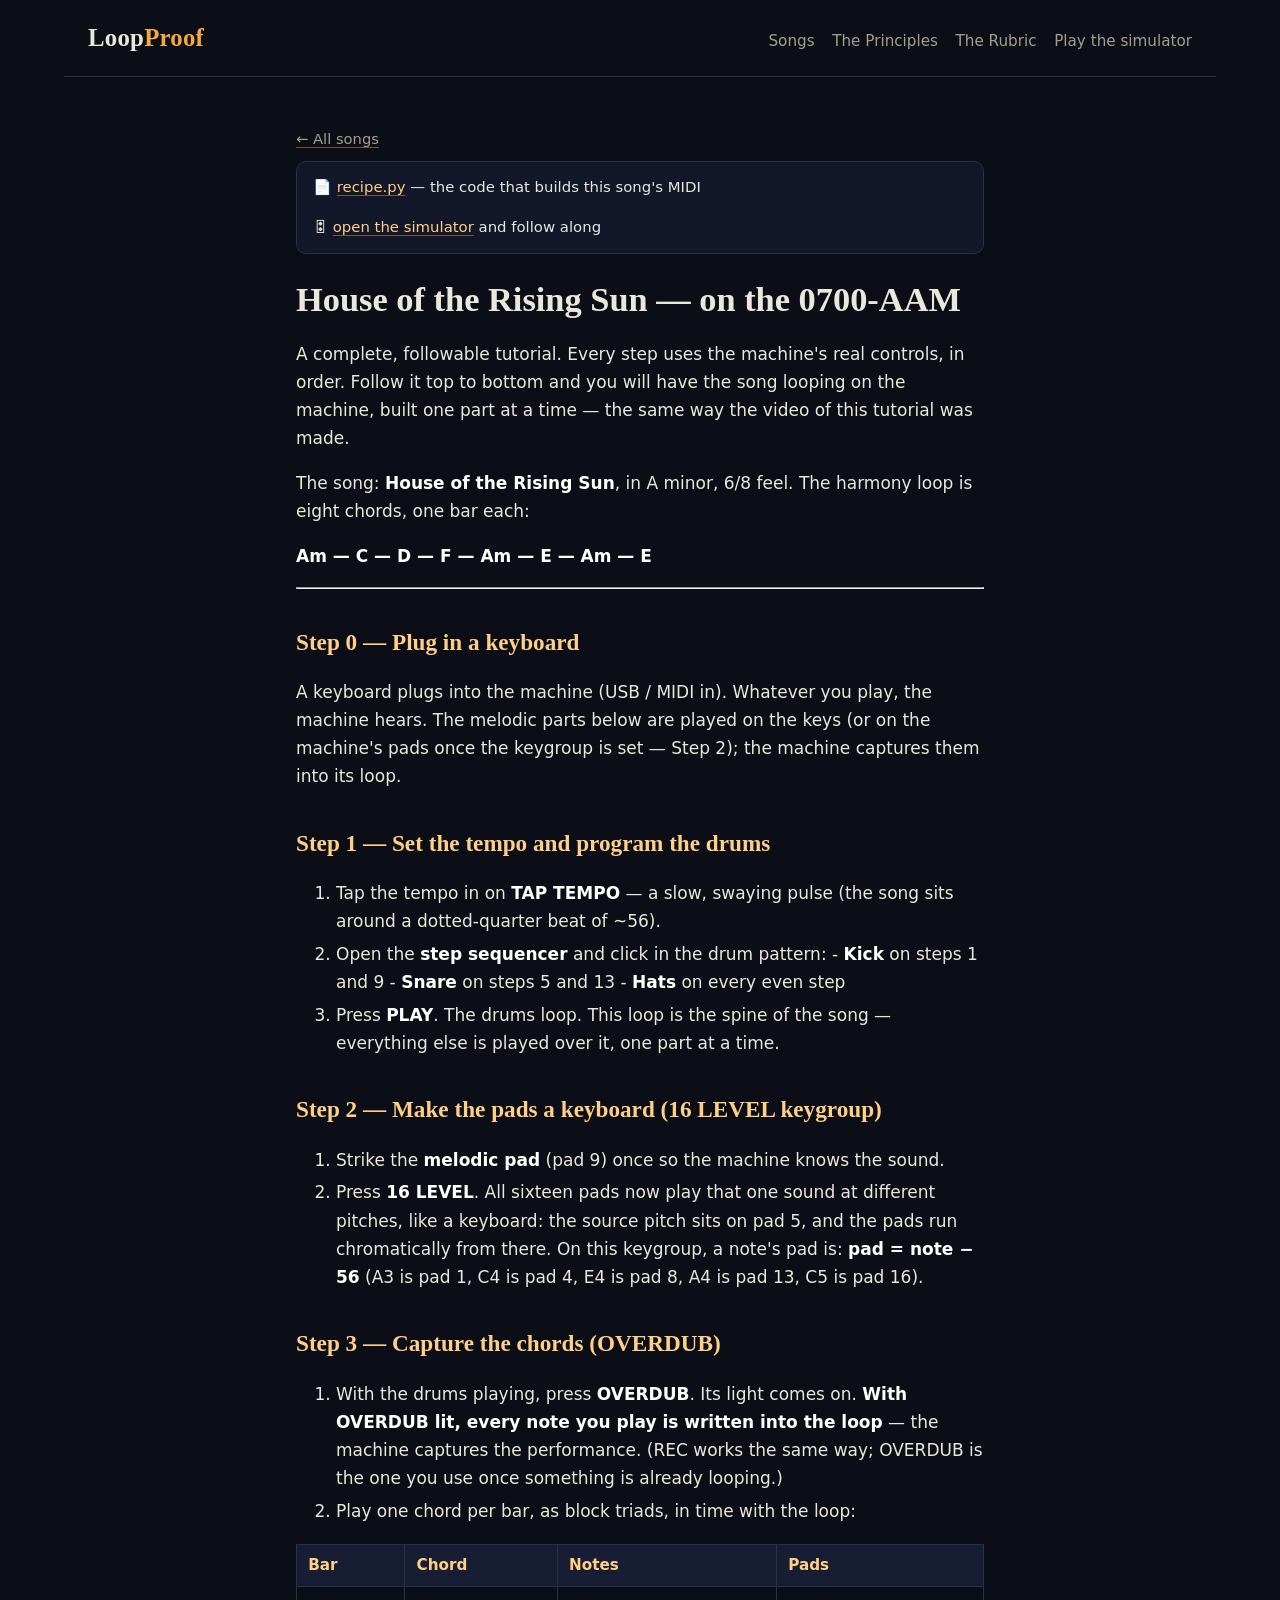
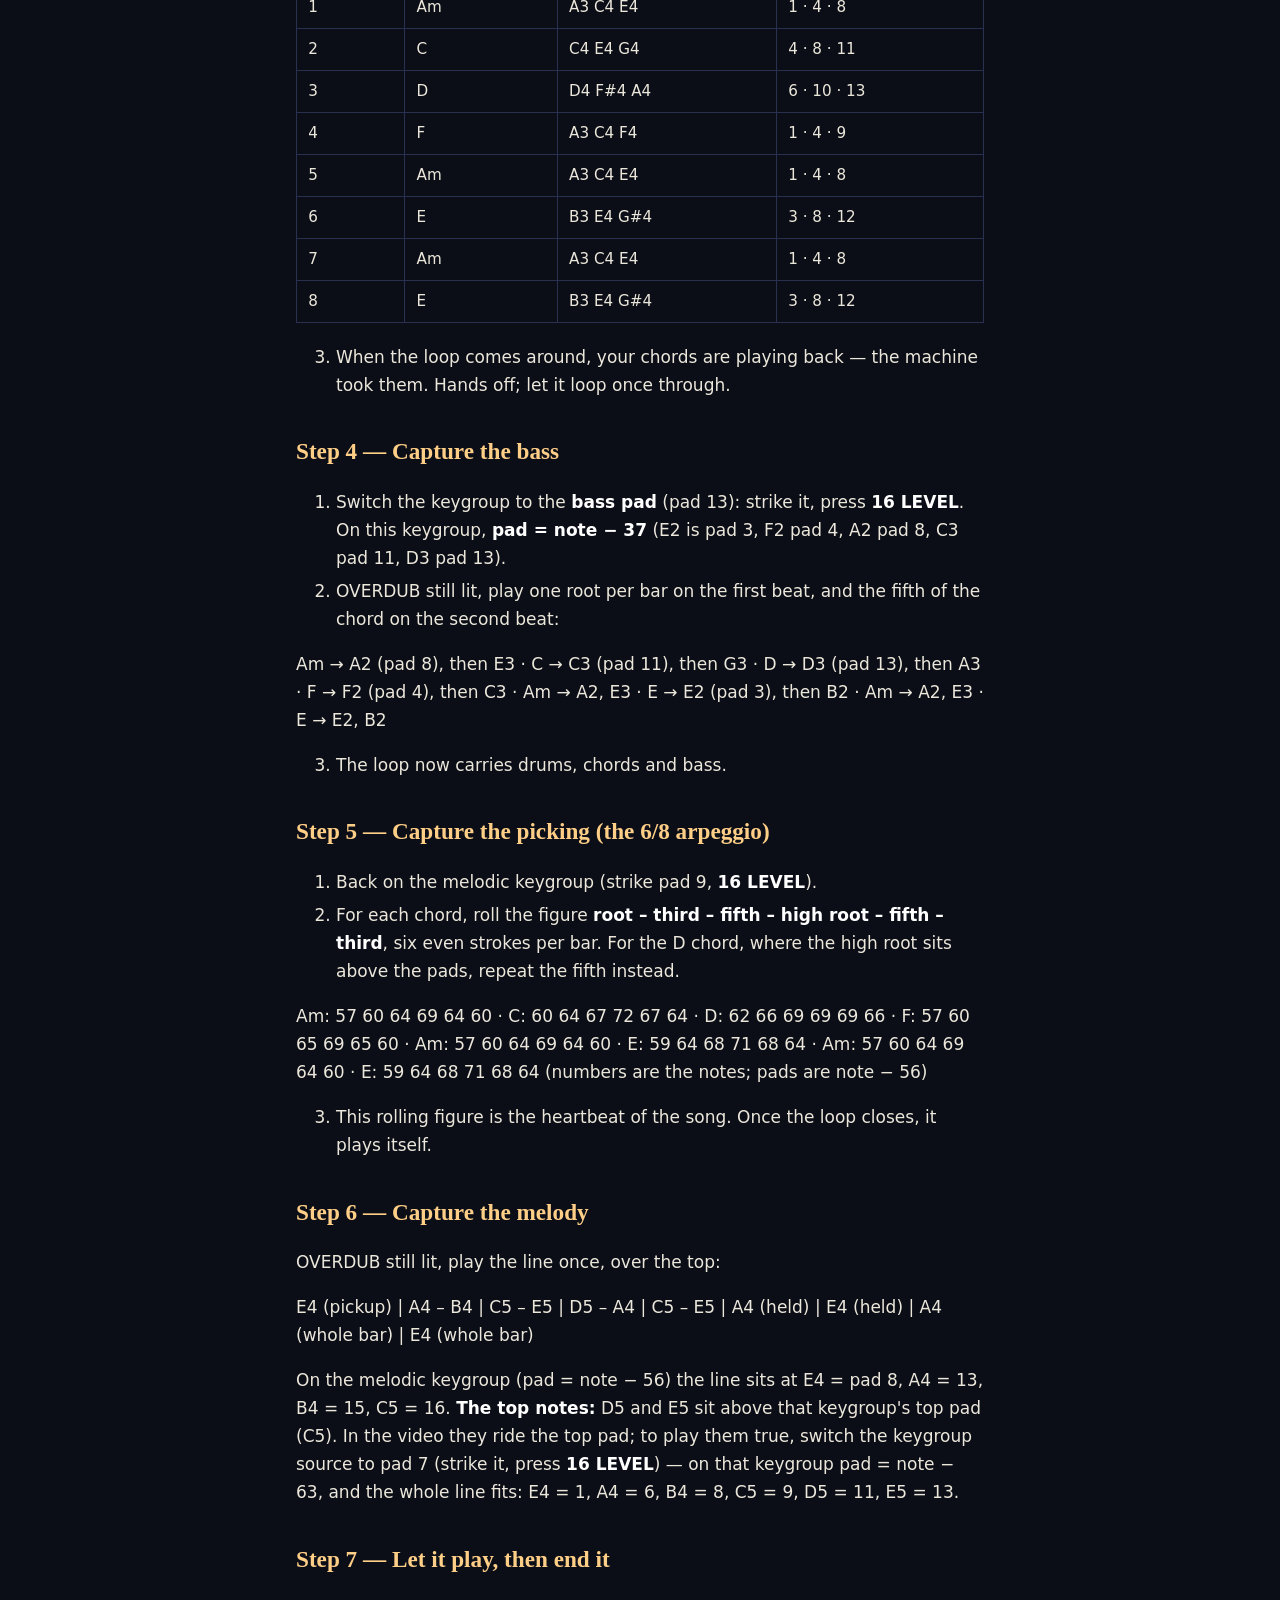
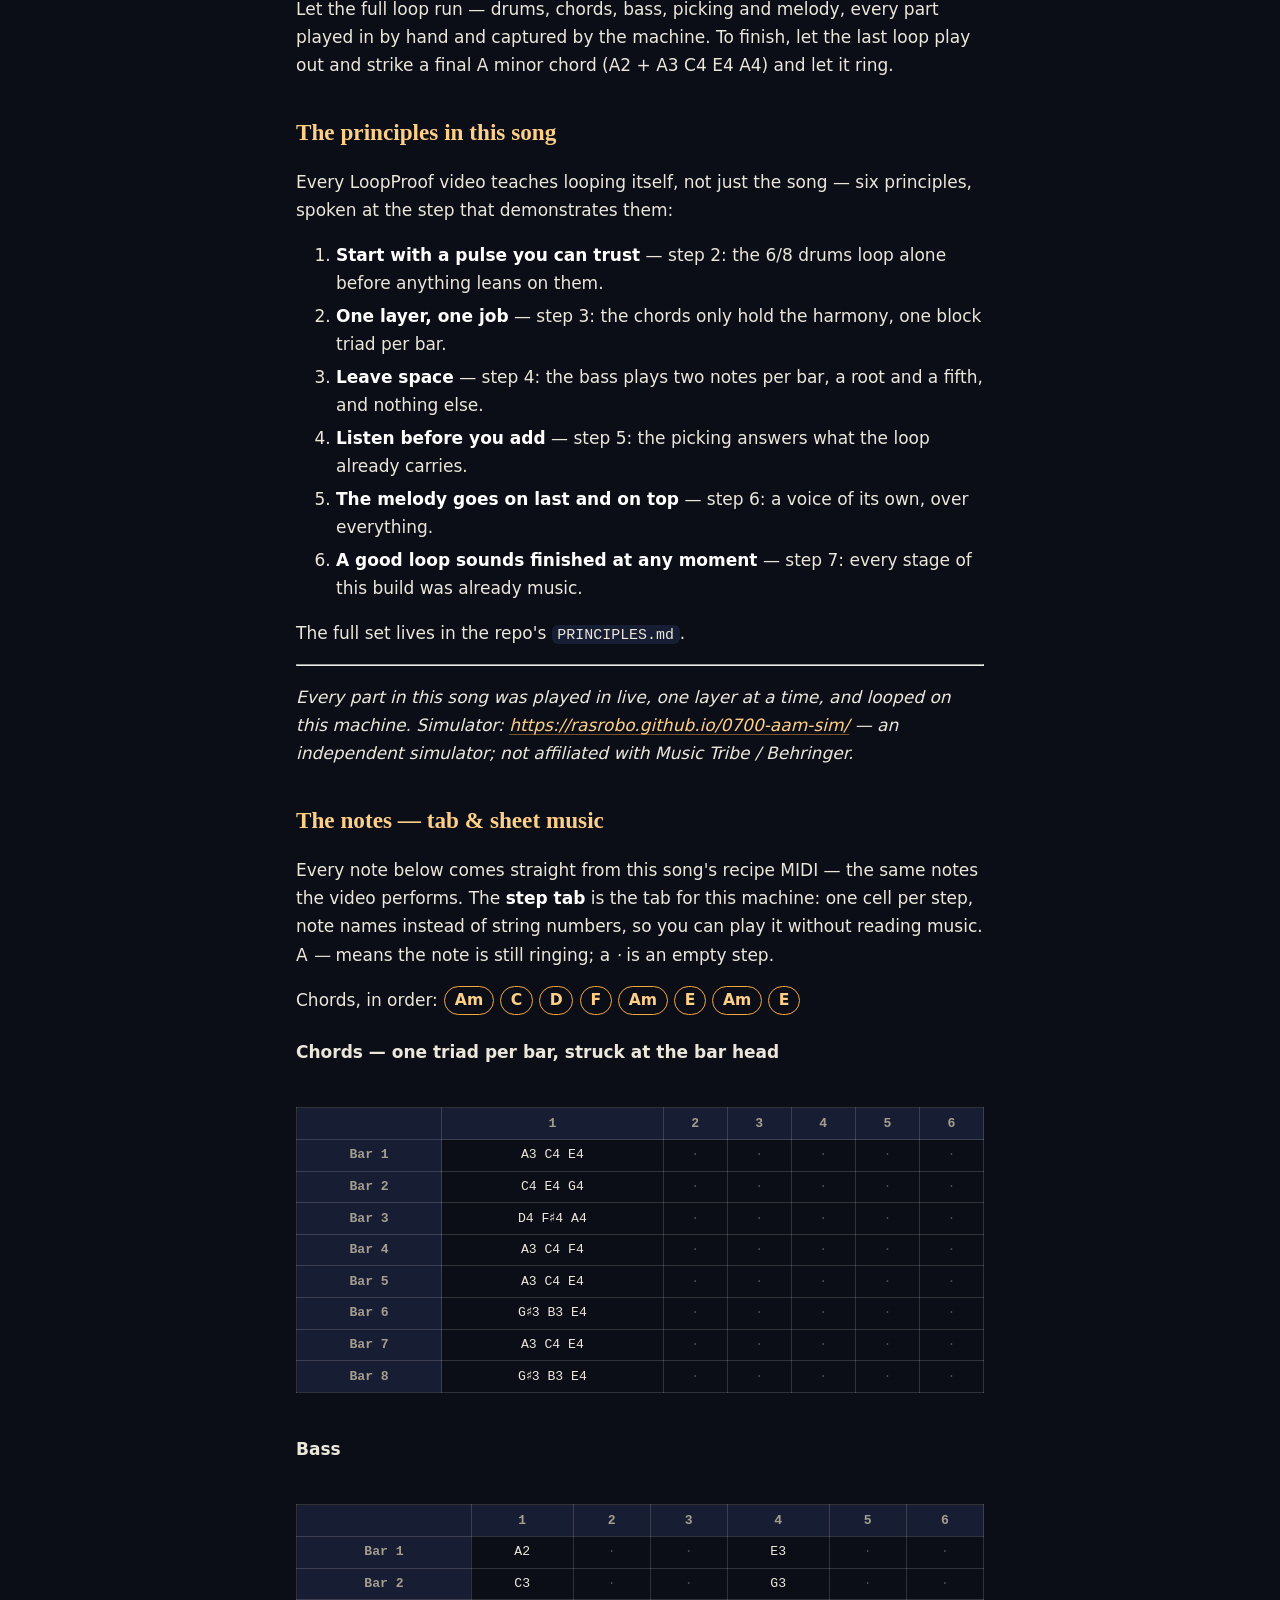
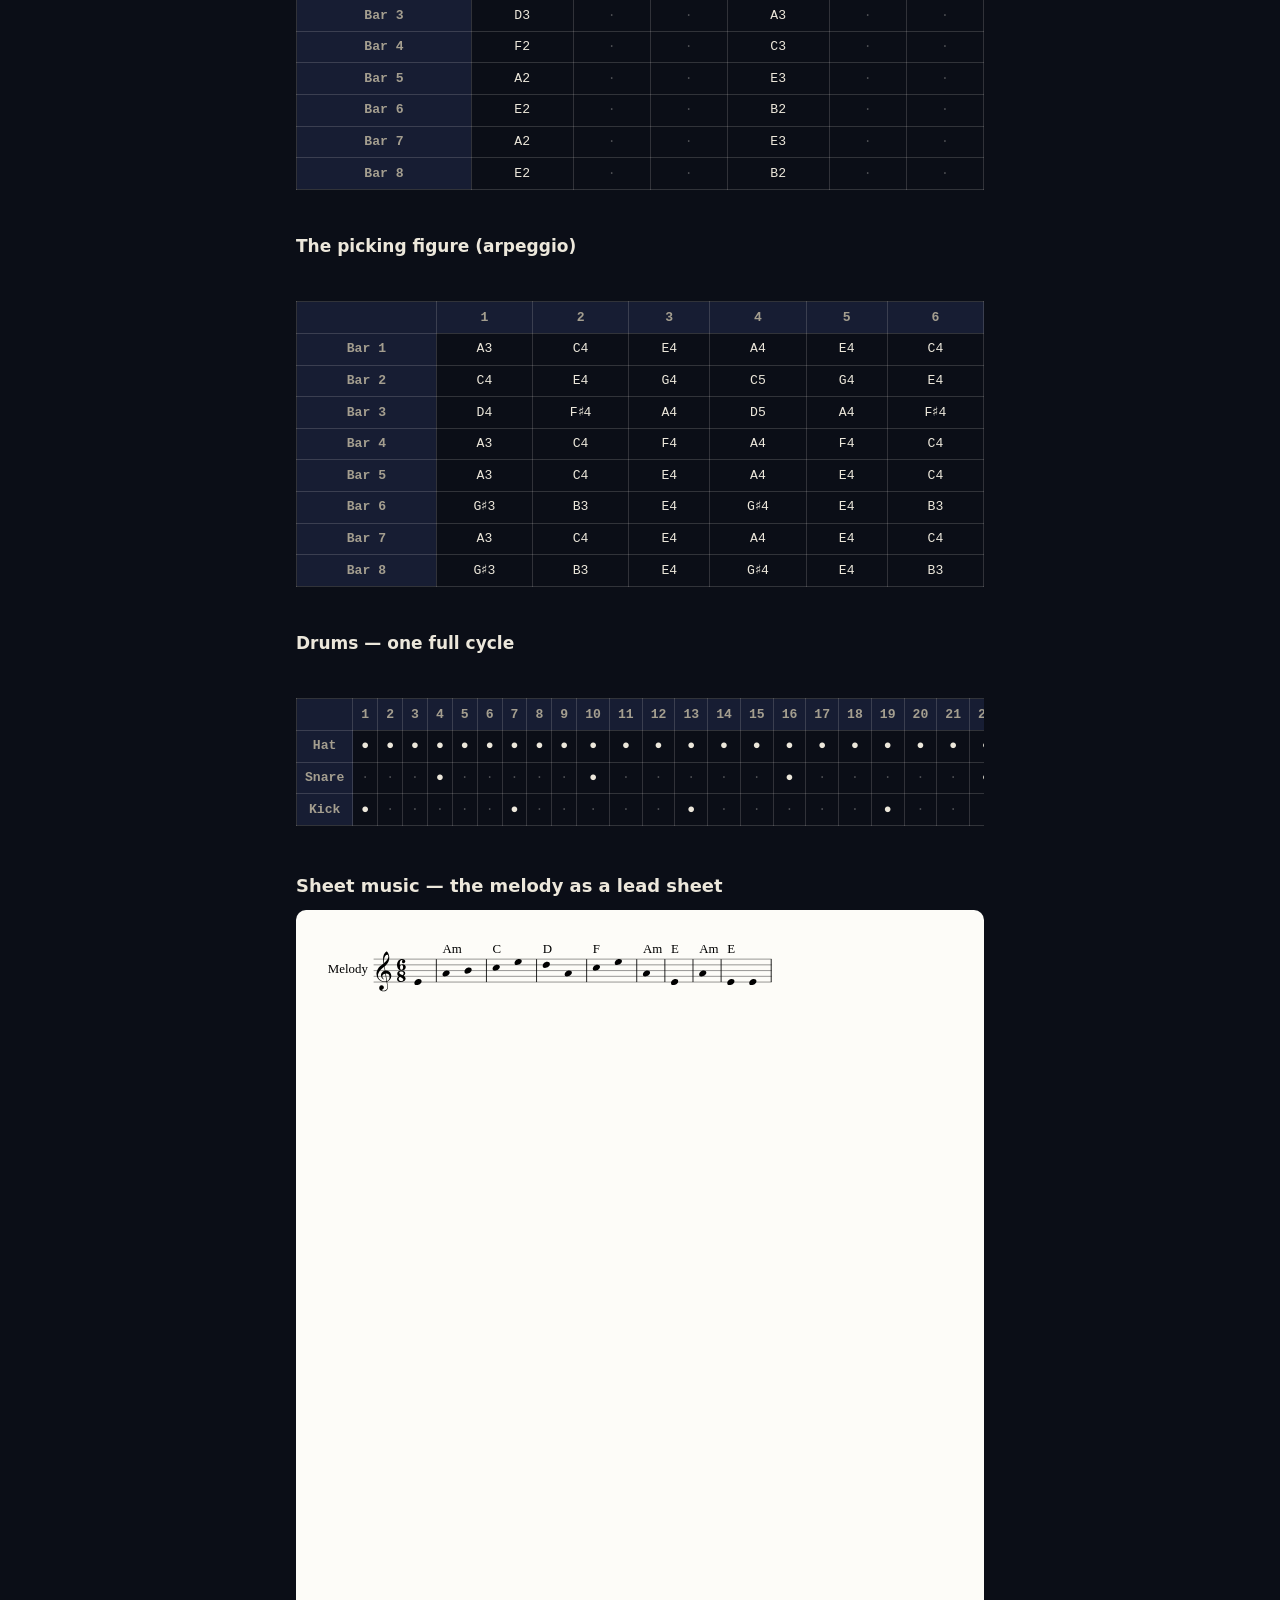
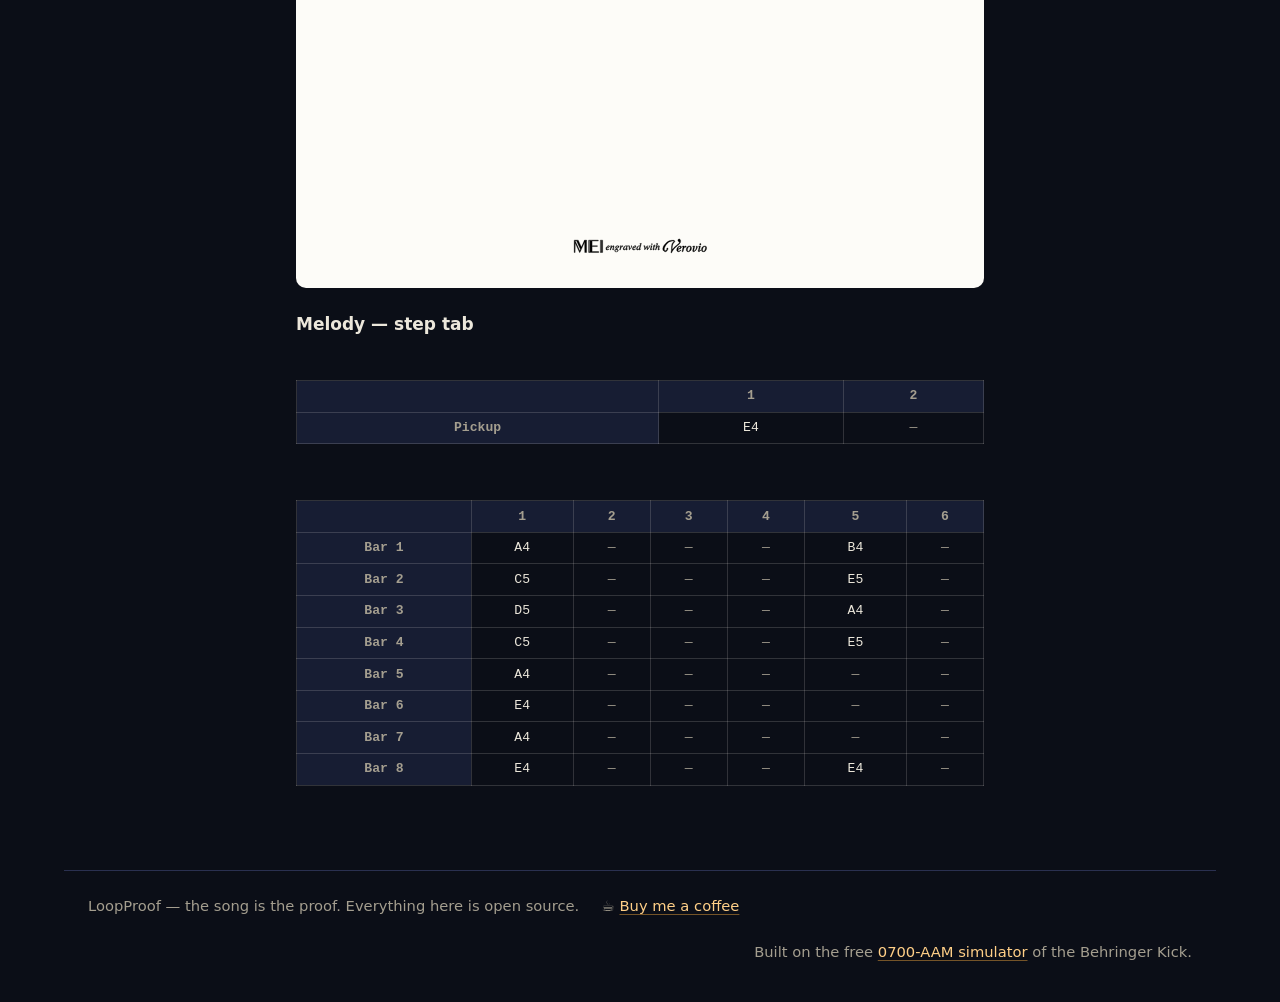
<file: house-of-the-rising-sun.html>
<!DOCTYPE html>
<html lang="en">
<head>
<meta charset="utf-8">
<meta name="viewport" content="width=device-width, initial-scale=1">
<title>House of the Rising Sun · LoopProof</title>
<link rel="stylesheet" href="style.css">
</head>
<body>
<header class="topbar">
  <a class="wordmark" href="index.html">Loop<em>Proof</em></a>
  <nav>
    <a href="index.html">Songs</a>
    <a href="principles.html">The Principles</a>
    <a href="rubric.html">The Rubric</a>
    <a href="https://rasrobo.github.io/0700-aam-sim/">Play the simulator</a>
  </nav>
</header>
<main><p class="crumb"><a href="index.html">← All songs</a></p><article><div class="pagemeta"><span>📄 <a href="recipes/house-of-the-rising-sun/recipe.py">recipe.py</a> — the code that builds this song's MIDI</span><span>🎛 <a href="https://rasrobo.github.io/0700-aam-sim/">open the simulator</a> and follow along</span></div><h1>House of the Rising Sun — on the 0700-AAM</h1>
<p>A complete, followable tutorial. Every step uses the machine's real
controls, in order. Follow it top to bottom and you will have the song
looping on the machine, built one part at a time — the same way the
video of this tutorial was made.</p>
<p>The song: <strong>House of the Rising Sun</strong>, in A minor, 6/8 feel.
The harmony loop is eight chords, one bar each:</p>
<p><strong>Am — C — D — F — Am — E — Am — E</strong></p>
<hr />
<h2>Step 0 — Plug in a keyboard</h2>
<p>A keyboard plugs into the machine (USB / MIDI in). Whatever you play,
the machine hears. The melodic parts below are played on the keys (or
on the machine's pads once the keygroup is set — Step 2); the machine
captures them into its loop.</p>
<h2>Step 1 — Set the tempo and program the drums</h2>
<ol>
<li>Tap the tempo in on <strong>TAP TEMPO</strong> — a slow, swaying pulse
   (the song sits around a dotted-quarter beat of ~56).</li>
<li>Open the <strong>step sequencer</strong> and click in the drum pattern:
   - <strong>Kick</strong> on steps 1 and 9
   - <strong>Snare</strong> on steps 5 and 13
   - <strong>Hats</strong> on every even step</li>
<li>Press <strong>PLAY</strong>. The drums loop. This loop is the spine of the song —
   everything else is played over it, one part at a time.</li>
</ol>
<h2>Step 2 — Make the pads a keyboard (16 LEVEL keygroup)</h2>
<ol>
<li>Strike the <strong>melodic pad</strong> (pad 9) once so the machine knows the sound.</li>
<li>Press <strong>16 LEVEL</strong>. All sixteen pads now play that one sound at
   different pitches, like a keyboard: the source pitch sits on pad 5,
   and the pads run chromatically from there.
   On this keygroup, a note's pad is: <strong>pad = note − 56</strong>
   (A3 is pad 1, C4 is pad 4, E4 is pad 8, A4 is pad 13, C5 is pad 16).</li>
</ol>
<h2>Step 3 — Capture the chords (OVERDUB)</h2>
<ol>
<li>With the drums playing, press <strong>OVERDUB</strong>. Its light comes on.
   <strong>With OVERDUB lit, every note you play is written into the loop</strong> —
   the machine captures the performance. (REC works the same way;
   OVERDUB is the one you use once something is already looping.)</li>
<li>Play one chord per bar, as block triads, in time with the loop:</li>
</ol>
<table>
<thead>
<tr>
<th>Bar</th>
<th>Chord</th>
<th>Notes</th>
<th>Pads</th>
</tr>
</thead>
<tbody>
<tr>
<td>1</td>
<td>Am</td>
<td>A3 C4 E4</td>
<td>1 · 4 · 8</td>
</tr>
<tr>
<td>2</td>
<td>C</td>
<td>C4 E4 G4</td>
<td>4 · 8 · 11</td>
</tr>
<tr>
<td>3</td>
<td>D</td>
<td>D4 F#4 A4</td>
<td>6 · 10 · 13</td>
</tr>
<tr>
<td>4</td>
<td>F</td>
<td>A3 C4 F4</td>
<td>1 · 4 · 9</td>
</tr>
<tr>
<td>5</td>
<td>Am</td>
<td>A3 C4 E4</td>
<td>1 · 4 · 8</td>
</tr>
<tr>
<td>6</td>
<td>E</td>
<td>B3 E4 G#4</td>
<td>3 · 8 · 12</td>
</tr>
<tr>
<td>7</td>
<td>Am</td>
<td>A3 C4 E4</td>
<td>1 · 4 · 8</td>
</tr>
<tr>
<td>8</td>
<td>E</td>
<td>B3 E4 G#4</td>
<td>3 · 8 · 12</td>
</tr>
</tbody>
</table>
<ol start="3">
<li>When the loop comes around, your chords are playing back — the
   machine took them. Hands off; let it loop once through.</li>
</ol>
<h2>Step 4 — Capture the bass</h2>
<ol>
<li>Switch the keygroup to the <strong>bass pad</strong> (pad 13): strike it, press
   <strong>16 LEVEL</strong>. On this keygroup, <strong>pad = note − 37</strong>
   (E2 is pad 3, F2 pad 4, A2 pad 8, C3 pad 11, D3 pad 13).</li>
<li>OVERDUB still lit, play one root per bar on the first beat, and the
   fifth of the chord on the second beat:</li>
</ol>
<p>Am → A2 (pad 8), then E3 · C → C3 (pad 11), then G3 ·
   D → D3 (pad 13), then A3 · F → F2 (pad 4), then C3 ·
   Am → A2, E3 · E → E2 (pad 3), then B2 ·
   Am → A2, E3 · E → E2, B2</p>
<ol start="3">
<li>The loop now carries drums, chords and bass.</li>
</ol>
<h2>Step 5 — Capture the picking (the 6/8 arpeggio)</h2>
<ol>
<li>Back on the melodic keygroup (strike pad 9, <strong>16 LEVEL</strong>).</li>
<li>For each chord, roll the figure <strong>root – third – fifth – high root –
   fifth – third</strong>, six even strokes per bar. For the D chord, where the
   high root sits above the pads, repeat the fifth instead.</li>
</ol>
<p>Am: 57 60 64 69 64 60 · C: 60 64 67 72 67 64 ·
   D: 62 66 69 69 69 66 · F: 57 60 65 69 65 60 ·
   Am: 57 60 64 69 64 60 · E: 59 64 68 71 68 64 ·
   Am: 57 60 64 69 64 60 · E: 59 64 68 71 68 64
   (numbers are the notes; pads are note − 56)</p>
<ol start="3">
<li>This rolling figure is the heartbeat of the song. Once the loop
   closes, it plays itself.</li>
</ol>
<h2>Step 6 — Capture the melody</h2>
<p>OVERDUB still lit, play the line once, over the top:</p>
<p>E4 (pickup) | A4 – B4 | C5 – E5 | D5 – A4 | C5 – E5 |
A4 (held) | E4 (held) | A4 (whole bar) | E4 (whole bar)</p>
<p>On the melodic keygroup (pad = note − 56) the line sits at
E4 = pad 8, A4 = 13, B4 = 15, C5 = 16. <strong>The top notes:</strong> D5 and E5
sit above that keygroup's top pad (C5). In the video they ride the
top pad; to play them true, switch the keygroup source to pad 7
(strike it, press <strong>16 LEVEL</strong>) — on that keygroup pad = note − 63,
and the whole line fits: E4 = 1, A4 = 6, B4 = 8, C5 = 9, D5 = 11,
E5 = 13.</p>
<h2>Step 7 — Let it play, then end it</h2>
<p>Let the full loop run — drums, chords, bass, picking and melody, every
part played in by hand and captured by the machine. To finish, let the
last loop play out and strike a final A minor chord
(A2 + A3 C4 E4 A4) and let it ring.</p>
<h2>The principles in this song</h2>
<p>Every LoopProof video teaches looping itself, not just the song —
six principles, spoken at the step that demonstrates them:</p>
<ol>
<li><strong>Start with a pulse you can trust</strong> — step 2: the 6/8 drums loop
   alone before anything leans on them.</li>
<li><strong>One layer, one job</strong> — step 3: the chords only hold the harmony,
   one block triad per bar.</li>
<li><strong>Leave space</strong> — step 4: the bass plays two notes per bar, a
   root and a fifth, and nothing else.</li>
<li><strong>Listen before you add</strong> — step 5: the picking answers what the
   loop already carries.</li>
<li><strong>The melody goes on last and on top</strong> — step 6: a voice of its
   own, over everything.</li>
<li><strong>A good loop sounds finished at any moment</strong> — step 7: every
   stage of this build was already music.</li>
</ol>
<p>The full set lives in the repo's <code>PRINCIPLES.md</code>.</p>
<hr />
<p><em>Every part in this song was played in live, one layer at a time, and
looped on this machine. Simulator: <a href="https://rasrobo.github.io/0700-aam-sim/">https://rasrobo.github.io/0700-aam-sim/</a>
— an independent simulator; not affiliated with Music Tribe / Behringer.</em></p><h2 id="the-notes">The notes — tab &amp; sheet music</h2>
<p>Every note below comes straight from this song's recipe MIDI — the same notes the video performs. The <strong>step tab</strong> is the tab for this machine: one cell per step, note names instead of string numbers, so you can play it without reading music. A <em>—</em> means the note is still ringing; a <em>·</em> is an empty step.</p>
<p class="chordstrip">Chords, in order: <span class="chip">Am</span><span class="chip">C</span><span class="chip">D</span><span class="chip">F</span><span class="chip">Am</span><span class="chip">E</span><span class="chip">Am</span><span class="chip">E</span></p>
<h4>Chords — one triad per bar, struck at the bar head</h4><div class="tabwrap"><table class="tabgrid"><tr><th></th><th>1</th><th>2</th><th>3</th><th>4</th><th>5</th><th>6</th></tr><tr><th>Bar 1</th><td>A3 C4 E4</td><td class="rest">·</td><td class="rest">·</td><td class="rest">·</td><td class="rest">·</td><td class="rest">·</td></tr><tr><th>Bar 2</th><td>C4 E4 G4</td><td class="rest">·</td><td class="rest">·</td><td class="rest">·</td><td class="rest">·</td><td class="rest">·</td></tr><tr><th>Bar 3</th><td>D4 F♯4 A4</td><td class="rest">·</td><td class="rest">·</td><td class="rest">·</td><td class="rest">·</td><td class="rest">·</td></tr><tr><th>Bar 4</th><td>A3 C4 F4</td><td class="rest">·</td><td class="rest">·</td><td class="rest">·</td><td class="rest">·</td><td class="rest">·</td></tr><tr><th>Bar 5</th><td>A3 C4 E4</td><td class="rest">·</td><td class="rest">·</td><td class="rest">·</td><td class="rest">·</td><td class="rest">·</td></tr><tr><th>Bar 6</th><td>G♯3 B3 E4</td><td class="rest">·</td><td class="rest">·</td><td class="rest">·</td><td class="rest">·</td><td class="rest">·</td></tr><tr><th>Bar 7</th><td>A3 C4 E4</td><td class="rest">·</td><td class="rest">·</td><td class="rest">·</td><td class="rest">·</td><td class="rest">·</td></tr><tr><th>Bar 8</th><td>G♯3 B3 E4</td><td class="rest">·</td><td class="rest">·</td><td class="rest">·</td><td class="rest">·</td><td class="rest">·</td></tr></table></div>
<h4>Bass</h4><div class="tabwrap"><table class="tabgrid"><tr><th></th><th>1</th><th>2</th><th>3</th><th>4</th><th>5</th><th>6</th></tr><tr><th>Bar 1</th><td>A2</td><td class="rest">·</td><td class="rest">·</td><td>E3</td><td class="rest">·</td><td class="rest">·</td></tr><tr><th>Bar 2</th><td>C3</td><td class="rest">·</td><td class="rest">·</td><td>G3</td><td class="rest">·</td><td class="rest">·</td></tr><tr><th>Bar 3</th><td>D3</td><td class="rest">·</td><td class="rest">·</td><td>A3</td><td class="rest">·</td><td class="rest">·</td></tr><tr><th>Bar 4</th><td>F2</td><td class="rest">·</td><td class="rest">·</td><td>C3</td><td class="rest">·</td><td class="rest">·</td></tr><tr><th>Bar 5</th><td>A2</td><td class="rest">·</td><td class="rest">·</td><td>E3</td><td class="rest">·</td><td class="rest">·</td></tr><tr><th>Bar 6</th><td>E2</td><td class="rest">·</td><td class="rest">·</td><td>B2</td><td class="rest">·</td><td class="rest">·</td></tr><tr><th>Bar 7</th><td>A2</td><td class="rest">·</td><td class="rest">·</td><td>E3</td><td class="rest">·</td><td class="rest">·</td></tr><tr><th>Bar 8</th><td>E2</td><td class="rest">·</td><td class="rest">·</td><td>B2</td><td class="rest">·</td><td class="rest">·</td></tr></table></div>
<h4>The picking figure (arpeggio)</h4><div class="tabwrap"><table class="tabgrid"><tr><th></th><th>1</th><th>2</th><th>3</th><th>4</th><th>5</th><th>6</th></tr><tr><th>Bar 1</th><td>A3</td><td>C4</td><td>E4</td><td>A4</td><td>E4</td><td>C4</td></tr><tr><th>Bar 2</th><td>C4</td><td>E4</td><td>G4</td><td>C5</td><td>G4</td><td>E4</td></tr><tr><th>Bar 3</th><td>D4</td><td>F♯4</td><td>A4</td><td>D5</td><td>A4</td><td>F♯4</td></tr><tr><th>Bar 4</th><td>A3</td><td>C4</td><td>F4</td><td>A4</td><td>F4</td><td>C4</td></tr><tr><th>Bar 5</th><td>A3</td><td>C4</td><td>E4</td><td>A4</td><td>E4</td><td>C4</td></tr><tr><th>Bar 6</th><td>G♯3</td><td>B3</td><td>E4</td><td>G♯4</td><td>E4</td><td>B3</td></tr><tr><th>Bar 7</th><td>A3</td><td>C4</td><td>E4</td><td>A4</td><td>E4</td><td>C4</td></tr><tr><th>Bar 8</th><td>G♯3</td><td>B3</td><td>E4</td><td>G♯4</td><td>E4</td><td>B3</td></tr></table></div>
<h4>Drums — one full cycle</h4><div class="tabwrap"><table class="tabgrid"><tr><th></th><th>1</th><th>2</th><th>3</th><th>4</th><th>5</th><th>6</th><th>7</th><th>8</th><th>9</th><th>10</th><th>11</th><th>12</th><th>13</th><th>14</th><th>15</th><th>16</th><th>17</th><th>18</th><th>19</th><th>20</th><th>21</th><th>22</th><th>23</th><th>24</th><th>25</th><th>26</th><th>27</th><th>28</th><th>29</th><th>30</th><th>31</th><th>32</th><th>33</th><th>34</th><th>35</th><th>36</th><th>37</th><th>38</th><th>39</th><th>40</th><th>41</th><th>42</th><th>43</th><th>44</th><th>45</th><th>46</th><th>47</th><th>48</th></tr><tr><th>Hat</th><td>●</td><td>●</td><td>●</td><td>●</td><td>●</td><td>●</td><td>●</td><td>●</td><td>●</td><td>●</td><td>●</td><td>●</td><td>●</td><td>●</td><td>●</td><td>●</td><td>●</td><td>●</td><td>●</td><td>●</td><td>●</td><td>●</td><td>●</td><td>●</td><td>●</td><td>●</td><td>●</td><td>●</td><td>●</td><td>●</td><td>●</td><td>●</td><td>●</td><td>●</td><td>●</td><td>●</td><td>●</td><td>●</td><td>●</td><td>●</td><td>●</td><td>●</td><td>●</td><td>●</td><td>●</td><td>●</td><td>●</td><td>●</td></tr><tr><th>Snare</th><td class="rest">·</td><td class="rest">·</td><td class="rest">·</td><td>●</td><td class="rest">·</td><td class="rest">·</td><td class="rest">·</td><td class="rest">·</td><td class="rest">·</td><td>●</td><td class="rest">·</td><td class="rest">·</td><td class="rest">·</td><td class="rest">·</td><td class="rest">·</td><td>●</td><td class="rest">·</td><td class="rest">·</td><td class="rest">·</td><td class="rest">·</td><td class="rest">·</td><td>●</td><td class="rest">·</td><td class="rest">·</td><td class="rest">·</td><td class="rest">·</td><td class="rest">·</td><td>●</td><td class="rest">·</td><td class="rest">·</td><td class="rest">·</td><td class="rest">·</td><td class="rest">·</td><td>●</td><td class="rest">·</td><td class="rest">·</td><td class="rest">·</td><td class="rest">·</td><td class="rest">·</td><td>●</td><td class="rest">·</td><td class="rest">·</td><td class="rest">·</td><td class="rest">·</td><td class="rest">·</td><td>●</td><td class="rest">·</td><td class="rest">·</td></tr><tr><th>Kick</th><td>●</td><td class="rest">·</td><td class="rest">·</td><td class="rest">·</td><td class="rest">·</td><td class="rest">·</td><td>●</td><td class="rest">·</td><td class="rest">·</td><td class="rest">·</td><td class="rest">·</td><td class="rest">·</td><td>●</td><td class="rest">·</td><td class="rest">·</td><td class="rest">·</td><td class="rest">·</td><td class="rest">·</td><td>●</td><td class="rest">·</td><td class="rest">·</td><td class="rest">·</td><td class="rest">·</td><td class="rest">·</td><td>●</td><td class="rest">·</td><td class="rest">·</td><td class="rest">·</td><td class="rest">·</td><td class="rest">·</td><td>●</td><td class="rest">·</td><td class="rest">·</td><td class="rest">·</td><td class="rest">·</td><td class="rest">·</td><td>●</td><td class="rest">·</td><td class="rest">·</td><td class="rest">·</td><td class="rest">·</td><td class="rest">·</td><td>●</td><td class="rest">·</td><td class="rest">·</td><td class="rest">·</td><td class="rest">·</td><td class="rest">·</td></tr></table></div>
<h3>Sheet music — the melody as a lead sheet</h3><div class="sheet"><svg width="2100px" height="2970px" version="1.1" xmlns="http://www.w3.org/2000/svg" xmlns:xlink="http://www.w3.org/1999/xlink" overflow="visible" id="napmlat">
   <desc>Engraved by Verovio 6.4.1-fbe8f46</desc>
   <defs>
      <g id="E050-napmlat">
         <path transform="scale(1,-1)" d="M441 -245c-23 -4 -48 -6 -76 -6c-59 0 -102 7 -130 20c-88 42 -150 93 -187 154c-26 44 -43 103 -48 176c0 6 -1 13 -1 19c0 54 15 111 45 170c29 57 65 106 110 148s96 85 153 127c-3 16 -8 46 -13 92c-4 43 -5 73 -5 89c0 117 16 172 69 257c34 54 64 82 89 82 c21 0 43 -30 69 -92s39 -115 41 -159v-15c0 -109 -21 -162 -67 -241c-13 -20 -63 -90 -98 -118c-13 -9 -25 -19 -37 -29l31 -181c8 1 18 2 28 2c58 0 102 -12 133 -35c59 -43 92 -104 98 -184c1 -7 1 -15 1 -22c0 -123 -87 -209 -181 -248c8 -57 17 -110 25 -162 c5 -31 6 -58 6 -80c0 -30 -5 -53 -14 -70c-35 -64 -88 -99 -158 -103c-5 0 -11 -1 -16 -1c-37 0 -72 10 -108 27c-50 24 -77 59 -80 105v11c0 29 7 55 20 76c18 28 45 42 79 44h6c49 0 93 -42 97 -87v-9c0 -51 -34 -86 -105 -106c17 -24 51 -36 102 -36c62 0 116 43 140 85 c9 16 13 41 13 74c0 20 -1 42 -5 67c-8 53 -18 106 -26 159zM461 939c-95 0 -135 -175 -135 -286c0 -24 2 -48 5 -71c50 39 92 82 127 128c40 53 60 100 60 140v8c-4 53 -22 81 -55 81h-2zM406 119l54 -326c73 25 110 78 110 161c0 7 0 15 -1 23c-7 95 -57 142 -151 142h-12 zM382 117c-72 -2 -128 -47 -128 -120v-7c2 -46 43 -99 75 -115c-3 -2 -7 -5 -10 -10c-70 33 -116 88 -123 172v11c0 68 44 126 88 159c23 17 49 29 78 36l-29 170c-21 -13 -52 -37 -92 -73c-50 -44 -86 -84 -109 -119c-45 -69 -67 -130 -67 -182v-13c5 -68 35 -127 93 -176 s125 -73 203 -73c25 0 50 3 75 9c-19 111 -36 221 -54 331z" />
      </g>
      <g id="E086-napmlat">
         <path transform="scale(1,-1)" d="M284 -91c0 37 -28 92 -67 92c-35 0 -65 -54 -65 -111c0 -52 22 -104 68 -104c47 0 64 68 64 123zM230 214c-36 0 -90 -33 -90 -184l2 -36c40 24 81 36 120 36c80 0 140 -48 140 -121c0 -99 -99 -159 -182 -159c-160 0 -200 173 -200 244c0 21 2 43 7 71l10 35 c26 85 73 115 98 126c41 19 74 24 103 24c93 0 142 -63 142 -105c0 -58 -52 -72 -73 -72c-33 0 -59 24 -65 35c-3 5 -6 14 -7 25l11 30c6 15 9 27 9 35c0 11 -9 16 -25 16z" />
      </g>
      <g id="E088-napmlat">
         <path transform="scale(1,-1)" d="M195 -214c76 0 88 58 90 68c0 34 -35 60 -57 73l-52 29c-21 10 -32 17 -34 20c-39 -33 -58 -54 -62 -92c5 -23 23 -98 115 -98zM301 135c0 61 -72 76 -113 76c-40 0 -77 -17 -77 -51c3 -21 15 -38 26 -50c17 -15 33 -26 48 -34l65 -28c34 27 51 56 51 87zM176 -250 c-57 0 -166 26 -166 132c0 47 30 86 89 116c-33 15 -79 60 -79 119c0 79 85 132 178 132h18c5 0 21 1 28 -1c25 0 126 -30 126 -110c0 -37 -23 -76 -69 -116c43 -25 83 -71 83 -119c0 -101 -118 -153 -208 -153z" />
      </g>
      <g id="E0A4-napmlat">
         <path transform="scale(1,-1)" d="M0 -39c0 68 73 172 200 172c66 0 114 -37 114 -95c0 -84 -106 -171 -218 -171c-64 0 -96 30 -96 94z" />
      </g>
   </defs>
   <style type="text/css">#napmlat g.ending, #napmlat g.fing, #napmlat g.reh, #napmlat g.tempo {font-weight:bold;}#napmlat g.dir, #napmlat g.dynam, #napmlat g.mNum {font-style:italic;}#napmlat g.label {font-weight:normal;}#napmlat ellipse, #napmlat path, #napmlat polygon, #napmlat polyline, #napmlat rect {stroke:currentColor}#napmlat g.cursor {fill:dodgerblue; color:dodgerblue;}#napmlat g.cursor.chord {fill:limegreen; color:limegreen;}#napmlat g.placeholder {visibility:hidden}</style>
   <svg class="definition-scale" color="black" font-family="Times, serif" viewBox="0 0 21000 29700">
      <g class="page-margin" transform="translate(500, 500)">
         <g id="x1r3gy2m" class="mdiv pageMilestone" />
         <g id="ylx0kkr" class="score pageMilestone" />
         <g id="u6d0tyd" class="system">
            <g id="a6mqm99" class="label">
               <text x="1443" y="990" text-anchor="end" font-size="0px">
                  <tspan id="b1tbqahu" class="text">
                     <tspan font-size="405px">Melody</tspan>
                  </tspan>
               </text>
            </g>
            <g id="auislnj" class="section placeholder systemMilestone">
               <ellipse cx="1623" cy="-540" rx="90" ry="90" />
            </g>
            <g id="p19t15ac" class="section placeholder systemMilestone">
               <ellipse cx="1623" cy="0" rx="90" ry="90" />
            </g>
            <g id="p163k4ds" class="measure">
               <g id="yln5mvs" class="mNum">
                  <text x="1623" y="297" text-anchor="middle" font-size="0px" />
               </g>
               <g id="z1ezgk30" class="staff">
                  <path d="M1623 540 L3606 540" stroke-width="13" />
                  <path d="M1623 720 L3606 720" stroke-width="13" />
                  <path d="M1623 900 L3606 900" stroke-width="13" />
                  <path d="M1623 1080 L3606 1080" stroke-width="13" />
                  <path d="M1623 1260 L3606 1260" stroke-width="13" />
                  <g id="a1h2ii92" class="clef">
                     <use xlink:href="#E050-napmlat" transform="translate(1713, 1080) scale(0.72, 0.72)" />
                  </g>
                  <g id="bbq34er" class="keySig" />
                  <g id="c1oaddy5" class="meterSig">
                     <use xlink:href="#E086-napmlat" transform="translate(2344, 720) scale(0.72, 0.72)" />
                     <use xlink:href="#E088-napmlat" transform="translate(2351, 1080) scale(0.72, 0.72)" />
                  </g>
                  <g id="a2wwzhv" class="layer">
                     <g id="b1p3say0" class="note">
                        <g class="notehead">
                           <use xlink:href="#E0A4-napmlat" transform="translate(2903, 1260) scale(0.72, 0.72)" />
                        </g>
                     </g>
                  </g>
               </g>
               <g id="x9hcf8b" class="barLine">
                  <path d="M3593 540 L3593 1260" stroke-width="27" />
               </g>
            </g>
            <g id="c24r14r" class="measure">
               <g id="l1bbquan" class="staff">
                  <path d="M3606 540 L5179 540" stroke-width="13" />
                  <path d="M3606 720 L5179 720" stroke-width="13" />
                  <path d="M3606 900 L5179 900" stroke-width="13" />
                  <path d="M3606 1080 L5179 1080" stroke-width="13" />
                  <path d="M3606 1260 L5179 1260" stroke-width="13" />
                  <g id="o10fqpl0" class="layer">
                     <g id="p11mhj80" class="note">
                        <g class="notehead">
                           <use xlink:href="#E0A4-napmlat" transform="translate(3786, 990) scale(0.72, 0.72)" />
                        </g>
                     </g>
                     <g id="q1pg6sxm" class="note">
                        <g class="notehead">
                           <use xlink:href="#E0A4-napmlat" transform="translate(4476, 900) scale(0.72, 0.72)" />
                        </g>
                     </g>
                  </g>
               </g>
               <g id="m934gq6" class="harm">
                  <text x="3786" y="362" font-size="0px">
                     <tspan id="ntpztgv" class="text">
                        <tspan font-size="405px">Am</tspan>
                     </tspan>
                  </text>
               </g>
               <g id="k1bf39fp" class="barLine">
                  <path d="M5166 540 L5166 1260" stroke-width="27" />
               </g>
            </g>
            <g id="r1208doe" class="measure">
               <g id="a6clj6b" class="staff">
                  <path d="M5179 540 L6752 540" stroke-width="13" />
                  <path d="M5179 720 L6752 720" stroke-width="13" />
                  <path d="M5179 900 L6752 900" stroke-width="13" />
                  <path d="M5179 1080 L6752 1080" stroke-width="13" />
                  <path d="M5179 1260 L6752 1260" stroke-width="13" />
                  <g id="d1x8f8mt" class="layer">
                     <g id="e1fji3fi" class="note">
                        <g class="notehead">
                           <use xlink:href="#E0A4-napmlat" transform="translate(5359, 810) scale(0.72, 0.72)" />
                        </g>
                     </g>
                     <g id="fws305j" class="note">
                        <g class="notehead">
                           <use xlink:href="#E0A4-napmlat" transform="translate(6049, 630) scale(0.72, 0.72)" />
                        </g>
                     </g>
                  </g>
               </g>
               <g id="b1xjxuzd" class="harm">
                  <text x="5359" y="362" font-size="0px">
                     <tspan id="cs02g9x" class="text">
                        <tspan font-size="405px">C</tspan>
                     </tspan>
                  </text>
               </g>
               <g id="z19dlg4a" class="barLine">
                  <path d="M6739 540 L6739 1260" stroke-width="27" />
               </g>
            </g>
            <g id="gvb55ag" class="measure">
               <g id="p1q5cni7" class="staff">
                  <path d="M6752 540 L8325 540" stroke-width="13" />
                  <path d="M6752 720 L8325 720" stroke-width="13" />
                  <path d="M6752 900 L8325 900" stroke-width="13" />
                  <path d="M6752 1080 L8325 1080" stroke-width="13" />
                  <path d="M6752 1260 L8325 1260" stroke-width="13" />
                  <g id="s9gcu13" class="layer">
                     <g id="t46fple" class="note">
                        <g class="notehead">
                           <use xlink:href="#E0A4-napmlat" transform="translate(6932, 720) scale(0.72, 0.72)" />
                        </g>
                     </g>
                     <g id="u1sxv4o6" class="note">
                        <g class="notehead">
                           <use xlink:href="#E0A4-napmlat" transform="translate(7622, 990) scale(0.72, 0.72)" />
                        </g>
                     </g>
                  </g>
               </g>
               <g id="q1r65qpk" class="harm">
                  <text x="6932" y="362" font-size="0px">
                     <tspan id="rophd2m" class="text">
                        <tspan font-size="405px">D</tspan>
                     </tspan>
                  </text>
               </g>
               <g id="o1j7ieg" class="barLine">
                  <path d="M8312 540 L8312 1260" stroke-width="27" />
               </g>
            </g>
            <g id="vphkza5" class="measure">
               <g id="e12ooeuk" class="staff">
                  <path d="M8325 540 L9898 540" stroke-width="13" />
                  <path d="M8325 720 L9898 720" stroke-width="13" />
                  <path d="M8325 900 L9898 900" stroke-width="13" />
                  <path d="M8325 1080 L9898 1080" stroke-width="13" />
                  <path d="M8325 1260 L9898 1260" stroke-width="13" />
                  <g id="ho5ps61" class="layer">
                     <g id="i1e0eojt" class="note">
                        <g class="notehead">
                           <use xlink:href="#E0A4-napmlat" transform="translate(8505, 810) scale(0.72, 0.72)" />
                        </g>
                     </g>
                     <g id="j1vme04p" class="note">
                        <g class="notehead">
                           <use xlink:href="#E0A4-napmlat" transform="translate(9195, 630) scale(0.72, 0.72)" />
                        </g>
                     </g>
                  </g>
               </g>
               <g id="f1wwzsfo" class="harm">
                  <text x="8505" y="362" font-size="0px">
                     <tspan id="g960j1n" class="text">
                        <tspan font-size="405px">F</tspan>
                     </tspan>
                  </text>
               </g>
               <g id="d13upzu0" class="barLine">
                  <path d="M9885 540 L9885 1260" stroke-width="27" />
               </g>
            </g>
            <g id="k1tew5pt" class="measure">
               <g id="t1y778d5" class="staff">
                  <path d="M9898 540 L10781 540" stroke-width="13" />
                  <path d="M9898 720 L10781 720" stroke-width="13" />
                  <path d="M9898 900 L10781 900" stroke-width="13" />
                  <path d="M9898 1080 L10781 1080" stroke-width="13" />
                  <path d="M9898 1260 L10781 1260" stroke-width="13" />
                  <g id="w1m8t2gx" class="layer">
                     <g id="x17nkj3n" class="note">
                        <g class="notehead">
                           <use xlink:href="#E0A4-napmlat" transform="translate(10078, 990) scale(0.72, 0.72)" />
                        </g>
                     </g>
                  </g>
               </g>
               <g id="u1o09cq7" class="harm">
                  <text x="10078" y="362" font-size="0px">
                     <tspan id="v1brvaxl" class="text">
                        <tspan font-size="405px">Am</tspan>
                     </tspan>
                  </text>
               </g>
               <g id="s1oxm6ts" class="barLine">
                  <path d="M10768 540 L10768 1260" stroke-width="27" />
               </g>
            </g>
            <g id="ygo4n9p" class="measure">
               <g id="h19xkfvp" class="staff">
                  <path d="M10781 540 L11664 540" stroke-width="13" />
                  <path d="M10781 720 L11664 720" stroke-width="13" />
                  <path d="M10781 900 L11664 900" stroke-width="13" />
                  <path d="M10781 1080 L11664 1080" stroke-width="13" />
                  <path d="M10781 1260 L11664 1260" stroke-width="13" />
                  <g id="k5b7ni0" class="layer">
                     <g id="lfm7u1c" class="note">
                        <g class="notehead">
                           <use xlink:href="#E0A4-napmlat" transform="translate(10961, 1260) scale(0.72, 0.72)" />
                        </g>
                     </g>
                  </g>
               </g>
               <g id="i1xswfyj" class="harm">
                  <text x="10961" y="362" font-size="0px">
                     <tspan id="jonhxbz" class="text">
                        <tspan font-size="405px">E</tspan>
                     </tspan>
                  </text>
               </g>
               <g id="gm0xome" class="barLine">
                  <path d="M11651 540 L11651 1260" stroke-width="27" />
               </g>
            </g>
            <g id="mynhkii" class="measure">
               <g id="vcj57ur" class="staff">
                  <path d="M11664 540 L12547 540" stroke-width="13" />
                  <path d="M11664 720 L12547 720" stroke-width="13" />
                  <path d="M11664 900 L12547 900" stroke-width="13" />
                  <path d="M11664 1080 L12547 1080" stroke-width="13" />
                  <path d="M11664 1260 L12547 1260" stroke-width="13" />
                  <g id="y1jmk3g4" class="layer">
                     <g id="z1tc2av0" class="note">
                        <g class="notehead">
                           <use xlink:href="#E0A4-napmlat" transform="translate(11844, 990) scale(0.72, 0.72)" />
                        </g>
                     </g>
                  </g>
               </g>
               <g id="w15qrqk4" class="harm">
                  <text x="11844" y="362" font-size="0px">
                     <tspan id="x1vljzwq" class="text">
                        <tspan font-size="405px">Am</tspan>
                     </tspan>
                  </text>
               </g>
               <g id="ue3qxws" class="barLine">
                  <path d="M12534 540 L12534 1260" stroke-width="27" />
               </g>
            </g>
            <g id="apkka0y" class="measure">
               <g id="jhkj7b7" class="staff">
                  <path d="M12547 540 L14120 540" stroke-width="13" />
                  <path d="M12547 720 L14120 720" stroke-width="13" />
                  <path d="M12547 900 L14120 900" stroke-width="13" />
                  <path d="M12547 1080 L14120 1080" stroke-width="13" />
                  <path d="M12547 1260 L14120 1260" stroke-width="13" />
                  <g id="m13zs117" class="layer">
                     <g id="nyik9m8" class="note">
                        <g class="notehead">
                           <use xlink:href="#E0A4-napmlat" transform="translate(12727, 1260) scale(0.72, 0.72)" />
                        </g>
                     </g>
                     <g id="otyu6qk" class="note">
                        <g class="notehead">
                           <use xlink:href="#E0A4-napmlat" transform="translate(13417, 1260) scale(0.72, 0.72)" />
                        </g>
                     </g>
                  </g>
               </g>
               <g id="kgl9kt8" class="harm">
                  <text x="12727" y="362" font-size="0px">
                     <tspan id="l73y05s" class="text">
                        <tspan font-size="405px">E</tspan>
                     </tspan>
                  </text>
               </g>
               <g id="igoicbj" class="barLine">
                  <path d="M14107 540 L14107 1260" stroke-width="27" />
               </g>
            </g>
            <g id="ydszfc2" class="systemMilestoneEnd p19t15ac" />
            <g id="zmqn506" class="systemMilestoneEnd auislnj" />
         </g>
         <g id="ax1q64u" class="pageMilestoneEnd ylx0kkr" />
         <g id="b68q8wy" class="pageMilestoneEnd x1r3gy2m" />
         <g id="i1yv5ykf" class="pgHead autogenerated" />
         <g id="c14m0iwn" class="pgFoot autogenerated">
            <g id="di43gq7" class="fig">
               <g class="svg" transform="translate(7750, 28099) scale(10.000000, 10.000000)">
                  <g>
                     <path fill="#000000" d="M 17.11278,49.26451 V 10.367554 h 12.696511 c 3.288815,7.336676 6.71267,14.610456 10.127281,21.888976 3.419998,-7.484684 6.255515,-14.204887 9.58887,-21.909915 2.436207,0.103726 4.316952,0.08453 6.484294,-0.05808 V 49.264423 H 50.274275 C 50.145222,38.35639 50.016136,27.448368 49.887066,16.540329 45.003488,27.315459 39.967448,38.433564 35.083854,49.208695 34.678996,49.343717 34.426583,49.135619 34.021726,49.270644 29.46588,39.330716 24.910049,29.390805 20.354201,19.450876 20.224341,29.388756 20.09461,39.326619 19.964815,49.264497 H 17.11278 Z M 36.754144,39.324695 C 32.721221,30.512695 28.6883,21.700679 24.655394,12.888662 22.530527,12.750737 22.656775,12.71031 20.714356,12.813974 v 0.966497 c 4.612938,9.99784 9.609439,20.748709 13.87298,30.081745 0.722248,-1.512523 1.444528,-3.025014 2.166808,-4.537521 z m 25.738417,9.939815 c 0,-12.965651 0,-25.931305 0,-38.896956 10.084388,0 20.168791,0 30.253178,0 0,0.960416 0,1.920849 0,2.881265 -6.482825,0 -12.965652,0 -19.448478,0 0,4.802097 0,9.604178 0,14.406277 5.52241,0 11.044819,0 16.567229,0 0,0.960415 0,1.920832 0,2.881248 -5.52241,0 -11.044819,0 -16.567229,0 0,5.282306 0,10.564611 0,15.846917 6.963035,0 13.926068,0 20.889103,0 0,0.960416 0,1.920832 0,2.881249 -10.564597,0 -21.129207,0 -31.693803,0 z m 4.321874,-2.160937 c 0,-11.765131 0,-23.530263 0,-35.295394 -0.720312,0 -1.440625,0 -2.160937,0 0,11.765131 0,23.530263 0,35.295394 0.720312,0 1.440625,0 2.160937,0 z m 32.41413,2.160937 c 0,-12.965651 0,-25.931305 0,-38.896956 2.401045,0 4.802095,0 7.203135,0 0,12.965651 0,25.931305 0,38.896956 -2.40104,0 -4.80209,0 -7.203135,0 z m 2.881265,-2.160937 c 0,-11.765131 0,-23.530263 0,-35.295394 -0.72031,0 -1.44064,0 -2.160953,0 0,11.765131 0,23.530263 0,35.295394 0.720313,0 1.440643,0 2.160953,0 z" />
                     <path fill="#000000" d="m 346.3,6.7 c -3.1,0.5 -4.9,4.4 -2.7,6.8 1.2,1.4 2.7,2.4 4.1,3.5 -2.4,5.3 -7.7,8.3 -11.9,12.1 -3.7,2.8 -7,6.2 -9.7,9.9 -2.2,-0.8 -0.91472,-7.718806 -0.62677,-9.5 0.28796,-1.781194 0.72677,-6.4 2.92677,-8.7 1.3,-1.9 3,-3.5 4.5,-5.2 1.2,-3.4 -3.2,-4.9 -5.8,-4.6 -7.3,-0.5 -14.6,2 -20,6.8 -5,4.6 -10,10.1 -11.5,17 -0.9,3.5 -0.2,7.5 2.8,9.9 2.5,2.8 7.4,2.9 9.8,-0.2 1.7,-2.3 3.2,-4.8 3.8,-7.6 -0.1,-2.6 -4.4,-2.3 -4.3,0.2 1.2,2.4 -0.9,4.7 -2.7,6.2 -1.7,0.9 -4.7,0.7 -4.8,-1.7 -1,-5.8 2.1,-11.3 5.2,-16.1 4,-5.8 9.8,-11.2 17.2,-11.8 1.6,0 8.1,-1.2 6.8,1.4 -2.8,2.8 -5.6,6.1 -6,10.3 -1.6,7.7 0.1,15.7 -2.3,23.2 -1.1,3.9 2,2.6 2.5,0.2 3.3,-7.4 8.9,-13.4 15.1,-18.5 4.2,-3.9 9.5,-7.1 11.9,-12.6 1.3,-3.6 1.2,-9 -2.7,-10.9 -0.50431,-0.1767056 -1.06965,-0.1654404 -1.6,-0.1 z m 66,14.5 c -2,0.8 -1.8,4.9 0.8,4.4 3.4,0.4 2.9,-6.2 -0.8,-4.4 z m 0.6,7.3 c -1.3,0.5 -7.6,0.5 -5.4,2.2 4,-0.3 0.7,4.5 0.6,6.7 -0.4,2.9 -2.4,5.9 -1.2,8.8 2.7,1.7 5.6,-0.8 6.8,-3.2 1.6,-1.4 -0.5,-3 -1.2,-0.9 -0.4,0.8 -2.4,3.5 -2.6,1.8 1.1,-5 2.7,-9.9 3.9,-14.9 l -0.1,-0.5 h -0.9 z m -65.1,0.2 c -6.5,1.6 -10.5,9.5 -8.2,15.7 2.1,3.4 7.4,2.9 10.1,0.4 2,-0.2 3.6,-5.3 1,-3.4 -1.4,2 -4,4.2 -6.5,2.8 -2.2,-1.9 -1.9,-5.7 1.7,-5.3 3.1,-0.9 6.9,-2.1 8.1,-5.5 0.9,-2.7 -1.6,-5.2 -4.3,-4.8 h -1.1 -0.7 z m 13.6,0 c -2.2,0 -8.5,1.8 -2.9,2.3 0.9,1.9 -1,4.9 -1.1,7.2 -0.5,2.9 -1.4,5.7 -1.7,8.7 3.7,0.7 3.8,-2.6 4.4,-5.3 0.9,-3.3 1.6,-7 4.1,-9.5 2.4,1.6 6.8,-0.7 3.7,-3.4 -2.9,-0.5 -4.8,2.4 -6.2,4.3 0,-1.2 2.4,-5 -0.2,-4.3 z m 15.8,0 c -6.4,1.3 -9.6,9.1 -7.7,14.9 1.9,4 7.7,3.9 11,1.7 4.1,-3 6,-8.9 4.4,-13.7 -1.3,-3 -4.8,-3.2 -7.6,-3 z m 17,0 c -2.3,0 -8.8,1.9 -3,2.4 0.4,2.5 -1,5.7 -1.4,8.4 -0.7,2.4 -1.8,7.5 2.1,7.2 3.8,-0.1 6.5,-3.5 8.5,-6.3 2,-3.2 4.5,-7 3.3,-10.9 -3.7,-3 -3.6,2.6 -3.1,5.1 -0.7,3.8 -2.7,7.9 -6.2,9.8 -3.6,0.6 -1,-4.3 -0.8,-6.1 0.6,-3.2 1.6,-6.3 1.9,-9.5 h -1.1 z m 30.6,0 c -6.3,1.2 -9.5,8.9 -7.8,14.7 1.5,4 7.2,4.2 10.5,2.4 4.6,-2.8 6.6,-9.3 4.8,-14.3 -1.4,-2.8 -4.8,-3 -7.5,-2.8 z m -75.4,1.7 c 2.1,1.5 0.2,4.7 -1.6,5.7 -1.1,0.4 -5.5,3.4 -4.6,0.7 0.8,-2.7 2.2,-6.2 5.3,-6.6 l 0.9,0.1 z m 30.8,0 c 2.6,1.5 1.3,5.2 0.8,7.6 -0.8,2.7 -1.9,5.9 -4.7,7.1 -5.1,0.8 -4,-5.8 -2.8,-8.8 1,-2.8 3,-6.8 6.7,-5.8 z m 47.1,-0.1 c 2.9,0.7 2,4.7 1.5,6.8 -0.7,3 -1.8,6.7 -5,8 -4.7,0.8 -4,-5.1 -3,-7.9 0.9,-3 2.7,-7.3 6.5,-6.8 z" />
                     <g>
                        <path d="m 116.56641,37.118164 q 0,-3.251953 2.92968,-6.298828 2.90039,-3.046875 5.99121,-3.046875 1.14258,0 1.81641,0.527344 0.67383,0.527343 0.67383,1.567382 0,2.109375 -2.47559,3.618165 -2.46093,1.49414 -5.18554,1.831054 l -0.83496,0.102539 q -0.19043,0.600586 -0.26368,0.966797 -0.0732,0.351563 -0.0732,0.893555 0,1.289062 0.83496,2.006836 0.84961,0.717773 2.00684,0.717773 1.09863,0 2.3291,-0.732422 0.70312,-0.424804 2.03613,-1.523437 l 0.38086,0.336914 q -0.65918,0.834961 -1.88965,1.713867 -2.18261,1.567383 -4.37988,1.567383 -1.55273,0 -2.72461,-1.098633 -1.17187,-1.098633 -1.17187,-3.149414 z m 3.12011,-2.358398 q 2.79786,-0.410157 4.55567,-1.962891 Q 126,31.229492 126,29.691406 q 0,-0.55664 -0.26367,-0.878906 -0.26367,-0.336914 -0.77637,-0.336914 -0.95215,0 -1.875,0.820312 -0.9082,0.805664 -1.64062,1.831055 -0.77637,1.201172 -1.23047,2.299805 -0.24903,0.585937 -0.52735,1.333008 z" />
                        <path d="m 129.47168,41 2.53418,-9.052734 q 0.32226,-1.142579 0.36621,-1.376954 0.0586,-0.249023 0.0586,-0.527343 0,-0.424805 -0.24902,-0.65918 -0.23437,-0.249023 -0.9375,-0.249023 -0.17578,0 -0.35156,0.0293 -0.16113,0.01465 -0.36621,0.04395 v -0.498047 q 0.95215,-0.146484 1.34765,-0.219727 0.41016,-0.07324 0.87891,-0.175781 l 2.62207,-0.571289 q 0.0879,0.05859 0.11719,0.131836 l -1.94824,6.298828 q 1.7871,-2.739258 2.98828,-4.072266 2.10937,-2.358398 3.77929,-2.358398 0.64453,0 1.11328,0.249023 0.89356,0.483399 0.89356,1.743165 0,0.351562 -0.0732,0.732421 -0.0732,0.38086 -0.19043,0.820313 l -1.91895,7.016601 q -0.0586,0.219727 -0.13183,0.541993 -0.0733,0.307617 -0.0733,0.439453 0,0.219726 0.10254,0.395508 0.10254,0.175781 0.33692,0.175781 0.38086,0 0.8789,-0.439453 0.49805,-0.454102 1.62598,-1.918946 l 0.4248,0.38086 q -1.20117,1.625976 -1.90429,2.285156 -1.20117,1.157227 -2.29981,1.157227 -0.49804,0 -0.96679,-0.322266 -0.45411,-0.336914 -0.45411,-1.201172 0,-0.249023 0.0293,-0.527344 0.0439,-0.27832 0.10254,-0.483398 l 1.8457,-7.119141 q 0.14649,-0.585937 0.19043,-0.952148 0.0586,-0.38086 0.0586,-0.541992 0,-0.351563 -0.17578,-0.600586 -0.16114,-0.263672 -0.58594,-0.263672 -1.09863,0 -2.76856,1.992187 -0.98144,1.186524 -1.99218,2.827149 -0.77637,1.274414 -1.23047,2.490234 Q 132.70898,37.821289 131.74219,41 Z" />
                        <path d="m 149.12988,33.5 q 0,0.908203 0.27832,1.450195 0.46875,0.893555 1.68457,0.893555 1.31836,0 2.34375,-1.669922 1.04004,-1.68457 1.04004,-3.706055 0,-0.966796 -0.4248,-1.508789 -0.42481,-0.55664 -1.27442,-0.55664 -1.64062,0 -2.65136,1.743164 -0.9961,1.743164 -0.9961,3.354492 z m 0.5127,13.066406 q 1.74316,0 2.88574,-0.834961 1.15723,-0.834961 1.15723,-1.992187 0,-0.878906 -0.60059,-1.479492 -0.32226,-0.322266 -1.04004,-0.688477 -0.60058,-0.292969 -2.03613,-0.834961 -1.4209,-0.556641 -1.64063,-0.556641 -0.38086,0 -1.47949,1.010743 -1.09863,1.02539 -1.09863,2.314453 0,1.948242 1.68457,2.680664 0.87891,0.380859 2.16797,0.380859 z m -5.47852,-2.680664 q 0,-1.098633 0.83496,-2.094726 0.84961,-0.981446 2.68067,-1.962891 -0.36621,-0.234375 -0.60059,-0.483398 -0.23437,-0.263672 -0.23437,-0.688477 0,-0.600586 0.83496,-1.376953 0.46875,-0.439453 1.52343,-1.157227 -0.9375,-0.351562 -1.61132,-0.996093 -0.82032,-0.864258 -0.82032,-2.241211 0,-2.211914 1.72852,-3.676758 1.72852,-1.464844 4.27734,-1.464844 1.33301,0 2.25586,0.424805 0.92285,0.410156 1.08399,0.688476 h 1.97754 v 1.171875 h -1.49414 q 0.0879,0.322266 0.13183,0.585938 0.0439,0.263672 0.0439,0.74707 0,2.373047 -1.84571,3.735352 -1.83105,1.362304 -3.95507,1.362304 -0.21973,0 -0.41016,-0.01465 -0.19043,-0.0293 -0.46875,-0.08789 -0.21973,0 -0.60059,0.424805 -0.3955,0.424805 -0.3955,0.761719 0,0.498047 3.22265,1.699218 3.20801,1.215821 3.20801,3.559571 0,1.757812 -1.61133,3.076172 -1.61133,1.333007 -4.86328,1.333007 -2.25586,0 -3.57422,-0.966796 -1.31836,-0.966797 -1.31836,-2.358399 z" />
                        <path d="m 165.03809,27.669922 q 0.13183,0 0.17578,0.08789 0.0586,0.07324 0.0586,0.175782 -0.0146,0.146484 -0.0293,0.219726 l -1.46484,5.668946 0.32227,-0.629883 q 1.05468,-2.06543 2.46093,-3.764649 1.4209,-1.713867 2.69532,-1.713867 0.68847,0 1.05468,0.454102 0.38086,0.454101 0.38086,1.040039 0,0.659179 -0.38086,1.098633 -0.36621,0.424804 -1.02539,0.424804 -0.4541,0 -0.68847,-0.175781 -0.23438,-0.175781 -0.36621,-0.410156 l -0.17579,-0.322266 q -0.0586,-0.08789 -0.14648,-0.131836 -0.0732,-0.05859 -0.19043,-0.05859 -0.57129,0 -1.65527,1.59668 -1.06934,1.59668 -1.91895,3.457031 -0.51269,1.12793 -1.14258,2.988282 Q 162.60645,38.84668 161.94727,41 h -2.25586 l 2.43164,-8.818359 q 0.20507,-0.761719 0.32226,-1.362305 0.13184,-0.600586 0.13184,-0.981445 0,-0.439454 -0.21973,-0.673829 -0.21972,-0.234375 -0.76172,-0.234375 -0.17578,0 -0.43945,0.0293 -0.26367,0.0293 -0.62988,0.07324 v -0.483399 l 0.58593,-0.117187 q 1.14258,-0.234375 2.49024,-0.498047 1.3623,-0.263672 1.43555,-0.263672 z" />
                        <path d="m 181.51758,30.423828 q 0,-1.054687 -0.4834,-1.552734 -0.4834,-0.498047 -1.17188,-0.498047 -2.38769,0 -4.43847,3.662109 -1.80176,3.222656 -1.80176,5.551758 0,1.171875 0.49805,1.713867 0.51269,0.527344 1.25976,0.527344 2.21192,0 4.2627,-3.55957 1.875,-3.237305 1.875,-5.844727 z m -1.83106,-2.709961 q 1.15723,0 1.78711,0.600586 0.33692,0.322266 0.52735,0.849609 l 0.0732,0.205079 0.32226,-1.113282 q 0.0586,-0.190429 0.10254,-0.249023 0.0439,-0.07324 0.20508,-0.08789 l 1.65527,-0.190429 q 0.13184,0 0.14649,0.05859 0.0293,0.04395 0,0.175782 -0.0586,0.190429 -0.0879,0.307617 -0.0293,0.102539 -0.0879,0.307617 l -1.34766,5.244141 q -0.43945,1.713867 -0.74707,2.958984 -0.54199,2.255859 -0.54199,2.578125 0,0.205078 0.10254,0.307617 0.11719,0.08789 0.27832,0.08789 0.13183,0 0.27832,-0.08789 0.16113,-0.08789 0.38086,-0.263672 l 0.24902,-0.205078 q 0.11719,-0.102539 0.26367,-0.234375 0.14649,-0.146484 0.35157,-0.351562 l 0.9082,-0.9375 0.35156,0.307617 q -1.52344,1.948242 -2.44629,2.651367 -0.92285,0.688477 -1.75781,0.688477 -0.54199,0 -0.84961,-0.38086 -0.29297,-0.380859 -0.29297,-0.952148 0,-0.527344 0.19043,-1.508789 0.20508,-0.996094 0.39551,-1.669922 -0.26367,0.439453 -0.89356,1.289062 -0.61523,0.834961 -1.52343,1.625977 -1.06934,0.952148 -2.05078,1.347656 -0.76172,0.263672 -1.46485,0.263672 -1.18652,0 -2.15332,-0.966797 -0.96679,-0.981445 -0.96679,-2.768555 0,-3.076171 2.7539,-6.416015 2.8418,-3.47168 5.88867,-3.47168 z" />
                        <path d="m 196.66406,27.772461 q 0.82031,0 1.25977,0.585937 0.43945,0.585938 0.43945,1.333008 0,1.977539 -3.91113,6.928711 -3.70606,4.702149 -4.43848,4.702149 -0.21972,0 -0.29297,-0.600586 -0.0439,-0.336914 -0.0439,-1.142578 0,-0.981446 -0.19043,-3.325196 -0.19043,-2.34375 -0.36621,-3.471679 -0.36621,-2.475586 -0.71778,-3.19336 -0.35156,-0.717773 -1.333,-0.717773 -0.16114,0 -0.38086,0.01465 -0.20508,0.01465 -0.4834,0.04395 v -0.380859 q 0.43945,-0.08789 1.8457,-0.395508 1.40625,-0.307617 1.49414,-0.336914 l 0.4834,-0.146484 q 0.20508,-0.05859 0.32227,0.234375 0.11718,0.27832 0.29296,1.054687 0.55665,2.548828 0.83497,5.024414 0.17578,1.538086 0.35156,4.555664 l 0.4834,-0.512695 q 1.50879,-1.59668 3.01757,-3.793945 1.50879,-2.197266 1.50879,-3.105469 0,-0.454101 -0.65918,-1.083984 -0.65918,-0.644532 -0.65918,-1.171875 0,-0.483399 0.32227,-0.791016 0.33691,-0.307617 0.82031,-0.307617 z" />
                        <path d="m 199.82812,37.118164 q 0,-3.251953 2.92969,-6.298828 2.90039,-3.046875 5.99121,-3.046875 1.14258,0 1.81641,0.527344 0.67383,0.527343 0.67383,1.567382 0,2.109375 -2.47559,3.618165 -2.46094,1.49414 -5.18555,1.831054 l -0.83496,0.102539 q -0.19043,0.600586 -0.26367,0.966797 -0.0732,0.351563 -0.0732,0.893555 0,1.289062 0.83496,2.006836 0.84961,0.717773 2.00684,0.717773 1.09863,0 2.3291,-0.732422 0.70312,-0.424804 2.03613,-1.523437 l 0.38086,0.336914 q -0.65918,0.834961 -1.88965,1.713867 -2.18262,1.567383 -4.37988,1.567383 -1.55274,0 -2.72461,-1.098633 -1.17188,-1.098633 -1.17188,-3.149414 z m 3.12012,-2.358398 q 2.79785,-0.410157 4.55567,-1.962891 1.75781,-1.567383 1.75781,-3.105469 0,-0.55664 -0.26367,-0.878906 -0.26368,-0.336914 -0.77637,-0.336914 -0.95215,0 -1.875,0.820312 -0.9082,0.805664 -1.64063,1.831055 -0.77636,1.201172 -1.23046,2.299805 -0.24903,0.585937 -0.52735,1.333008 z" />
                        <path d="m 215.23828,37.601562 q 0,0.893555 0.41016,1.567383 0.41015,0.65918 1.3916,0.65918 2.09473,0 4.02832,-3.369141 1.81641,-3.164062 1.81641,-5.991211 0,-0.893554 -0.29297,-1.479492 -0.29297,-0.585937 -1.18653,-0.585937 -2.22656,0 -4.30664,3.603515 -1.86035,3.222657 -1.86035,5.595703 z m 6.00586,-9.887695 q 1.15723,0 1.64063,0.556641 0.27832,0.322265 0.43945,1.098633 l 1.66992,-6.00586 q 0.0732,-0.249023 0.0879,-0.439453 0.0293,-0.205078 0.0293,-0.351562 0,-0.571289 -0.21973,-0.717774 -0.20508,-0.146484 -0.60058,-0.146484 -0.24903,0 -0.46875,0.01465 -0.20508,0.01465 -0.55665,0.04395 v -0.483399 q 1.65528,-0.219726 4.58497,-0.761719 l 0.13183,0.146485 -0.0293,0.161133 -2.8125,10.532226 -1.91894,6.972656 q -0.0586,0.234375 -0.10254,0.439453 -0.0293,0.19043 -0.0293,0.351563 0,0.395508 0.19043,0.512695 0.20508,0.117188 0.35157,0.117188 0.4248,0 1.20117,-0.747071 0.4541,-0.454101 1.24511,-1.40625 l 0.33692,0.322266 -0.20508,0.307617 q -0.54199,0.805664 -1.3916,1.640625 -1.50879,1.479492 -2.70996,1.479492 -0.39551,0 -0.71778,-0.175781 -0.60058,-0.351562 -0.60058,-1.259765 0,-0.307618 0.0879,-0.981446 0.0879,-0.673828 0.26367,-1.464843 -1.11328,1.699218 -2.44629,2.783203 -1.31836,1.083984 -2.88574,1.083984 -1.27441,0 -2.22656,-0.908203 -0.95215,-0.908203 -0.95215,-2.797852 0,-3.193359 2.92969,-6.5625 2.91504,-3.354492 5.68359,-3.354492 z" />
                        <path d="m 254.12988,29.530273 q 0,1.230469 -1.18652,3.251954 -0.65918,1.127929 -1.86035,2.739257 -1.23047,1.655274 -2.53418,3.266602 -2.06543,2.548828 -2.43164,2.548828 -0.16114,0 -0.20508,-0.131836 -0.044,-0.131836 -0.11719,-0.893555 l -0.86426,-9.125976 -6.0791,9.960937 q -0.0439,0.08789 -0.11719,0.117188 -0.0586,0.0293 -0.13183,0.0293 l -0.20508,-0.04395 -0.0293,-0.131836 -0.17578,-3.618164 q -0.0586,-1.21582 -0.17578,-2.504882 -0.10254,-1.303711 -0.20508,-2.25586 -0.30761,-2.651367 -0.65918,-3.251953 -0.33691,-0.600586 -1.25976,-0.600586 -0.17578,0 -0.35156,0.01465 -0.17579,0 -0.36622,0.0293 v -0.424804 q 0.60059,-0.102539 1.14258,-0.219727 0.55664,-0.117187 1.21582,-0.263672 l 1.37696,-0.351562 q 0.49804,0 1.01074,4.174805 0.27832,2.285156 0.49805,5.200195 l 5.75683,-9.09668 q 0.0586,-0.117187 0.14649,-0.19043 0.0879,-0.08789 0.20507,-0.08789 0.13184,0 0.17578,0.08789 0.0439,0.08789 0.0586,0.263672 l 0.98144,10.590821 q 0.10254,-0.131836 1.62598,-2.06543 1.52344,-1.948242 1.59668,-2.06543 1.09863,-1.582031 1.46484,-2.446289 0.23438,-0.55664 0.23438,-1.083984 0,-0.205078 -0.0586,-0.38086 -0.0586,-0.190429 -0.27833,-0.395507 L 251.87402,29.75 q -0.19043,-0.19043 -0.33691,-0.410156 -0.13184,-0.234375 -0.13184,-0.541992 0,-0.366211 0.24903,-0.747071 0.26367,-0.380859 0.9375,-0.380859 0.54199,0 1.04004,0.439453 0.49804,0.424805 0.49804,1.420898 z" />
                        <path d="m 261.17578,24.520508 q -0.60058,0 -1.02539,-0.46875 -0.4248,-0.46875 -0.4248,-1.12793 0,-0.673828 0.4248,-1.142578 0.42481,-0.46875 1.02539,-0.46875 0.60059,0 1.02539,0.46875 0.43945,0.46875 0.43945,1.142578 0,0.673828 -0.43945,1.142578 -0.4248,0.454102 -1.02539,0.454102 z m 0.35156,3.208008 q 0.0879,0.04395 0.0733,0.117187 l -2.95899,10.458984 q -0.20508,0.834961 -0.20508,0.996094 0,0.219727 0.0879,0.38086 0.0733,0.175781 0.36621,0.175781 0.49805,0 1.31836,-0.864258 0.4834,-0.512695 1.18653,-1.464844 l 0.38086,0.322266 -0.14649,0.205078 q -1.09863,1.538086 -1.8164,2.211914 -1.12793,1.054688 -2.19727,1.054688 -0.62988,0 -1.05469,-0.527344 -0.41015,-0.527344 -0.41015,-1.245117 0,-0.424805 0.0586,-0.732422 0.0586,-0.322266 0.21973,-0.9375 l 2.05078,-7.529297 q 0.0439,-0.175781 0.0732,-0.322266 0.0293,-0.146484 0.0293,-0.292968 0,-0.527344 -0.39551,-0.644532 -0.38086,-0.131836 -1.52344,-0.131836 v -0.483398 q 1.21582,-0.146484 1.74317,-0.219727 0.54199,-0.08789 1.08398,-0.175781 0.70313,-0.117187 1.33301,-0.263672 0.62988,-0.146484 0.70312,-0.08789 z" />
                        <path d="m 264.17871,40.033203 q 0,-0.117187 0.0146,-0.263672 0.0147,-0.161133 0.0586,-0.322265 l 2.75391,-10.239258 h -2.22656 q 0,-0.395508 0.0586,-0.498047 0.0586,-0.102539 0.29297,-0.205078 1.47949,-0.629883 2.28516,-1.215821 0.82031,-0.585937 2.22656,-2.255859 l 0.23437,-0.27832 q 0.0439,-0.05859 0.10254,-0.08789 0.0732,-0.04395 0.14649,-0.04395 0.14648,0.0293 0.20507,0.05859 0.0439,0.102539 0.0439,0.190429 0.0147,0.07324 0,0.161133 l -0.83496,3.193359 h 2.38769 l -0.17578,0.981446 h -2.49023 l -2.63672,9.858398 q -0.0732,0.263672 0.0439,0.512696 0.11718,0.234375 0.3955,0.234375 0.38086,0 1.06934,-0.761719 0.39551,-0.410156 1.33301,-1.625977 l 0.38086,0.219727 -0.20508,0.307617 q -1.25977,1.889648 -2.22656,2.636719 -0.95215,0.732422 -1.81641,0.732422 -0.74707,0 -1.08399,-0.395508 -0.33691,-0.395508 -0.33691,-0.893555 z" />
                        <path d="m 274.69629,21.356445 q 0.9375,-0.131836 1.50879,-0.205078 0.58594,-0.08789 1.01074,-0.161133 1.72852,-0.336914 1.86035,-0.366211 0.13184,-0.0293 0.20508,-0.0293 0.17578,0.08789 0.17578,0.219726 l -3.44238,13.081055 q 1.8457,-2.72461 3.01758,-3.984375 2.05078,-2.167969 3.76464,-2.167969 0.70313,0 1.34766,0.454102 0.65918,0.439453 0.65918,1.596679 0,0.278321 -0.0732,0.717774 -0.0732,0.439453 -0.17578,0.776367 l -1.97754,7.016601 q -0.0879,0.292969 -0.14649,0.57129 -0.0586,0.263671 -0.0586,0.483398 0,0.249023 0.11719,0.380859 0.11719,0.117188 0.33691,0.117188 0.4541,0 1.06934,-0.629883 0.38086,-0.395508 1.4209,-1.728516 l 0.38086,0.351563 q -1.0254,1.523437 -1.74317,2.226562 -1.27441,1.245118 -2.56348,1.245118 -0.58593,0 -0.98144,-0.366211 -0.39551,-0.366211 -0.39551,-1.054688 0,-0.19043 0.0147,-0.351562 0.0293,-0.175782 0.0879,-0.38086 l 2.25586,-8.583984 q 0.0293,-0.117188 0.0439,-0.234375 0.0293,-0.131836 0.0293,-0.263672 0,-0.366211 -0.21972,-0.571289 -0.23438,-0.205078 -0.60059,-0.205078 -0.98145,0 -2.47559,1.582031 -1.49414,1.567383 -2.51953,3.208008 -0.70312,1.157226 -1.06933,2.182617 Q 275.20898,37.308594 274.18359,41 h -2.2705 l 4.6875,-17.768555 q 0.0439,-0.190429 0.0586,-0.322265 0.0147,-0.131836 0.0147,-0.249024 0,-0.629883 -0.41016,-0.74707 -0.41015,-0.131836 -1.56738,-0.07324 z" />
                     </g>
                  </g>
               </g>
            </g>
         </g>
      </g>
   </svg>
</svg>
</div>
<h4>Melody — step tab</h4><div class="tabwrap"><table class="tabgrid"><tr><th></th><th>1</th><th>2</th></tr><tr><th>Pickup</th><td>E4</td><td class="sus">—</td></tr></table></div>
<div class="tabwrap"><table class="tabgrid"><tr><th></th><th>1</th><th>2</th><th>3</th><th>4</th><th>5</th><th>6</th></tr><tr><th>Bar 1</th><td>A4</td><td class="sus">—</td><td class="sus">—</td><td class="sus">—</td><td>B4</td><td class="sus">—</td></tr><tr><th>Bar 2</th><td>C5</td><td class="sus">—</td><td class="sus">—</td><td class="sus">—</td><td>E5</td><td class="sus">—</td></tr><tr><th>Bar 3</th><td>D5</td><td class="sus">—</td><td class="sus">—</td><td class="sus">—</td><td>A4</td><td class="sus">—</td></tr><tr><th>Bar 4</th><td>C5</td><td class="sus">—</td><td class="sus">—</td><td class="sus">—</td><td>E5</td><td class="sus">—</td></tr><tr><th>Bar 5</th><td>A4</td><td class="sus">—</td><td class="sus">—</td><td class="sus">—</td><td class="sus">—</td><td class="sus">—</td></tr><tr><th>Bar 6</th><td>E4</td><td class="sus">—</td><td class="sus">—</td><td class="sus">—</td><td class="sus">—</td><td class="sus">—</td></tr><tr><th>Bar 7</th><td>A4</td><td class="sus">—</td><td class="sus">—</td><td class="sus">—</td><td class="sus">—</td><td class="sus">—</td></tr><tr><th>Bar 8</th><td>E4</td><td class="sus">—</td><td class="sus">—</td><td class="sus">—</td><td>E4</td><td class="sus">—</td></tr></table></div></article></main>
<footer>
  <span>LoopProof — the song is the proof. Everything here is open source.</span>
  <span>☕ <a href="https://buymeacoffee.com/robodigitalis">Buy me a coffee</a></span>
  <span class="spacer">Built on the free <a href="https://rasrobo.github.io/0700-aam-sim/">0700-AAM simulator</a> of the Behringer Kick.</span>
</footer>
</body>
</html>
</file>
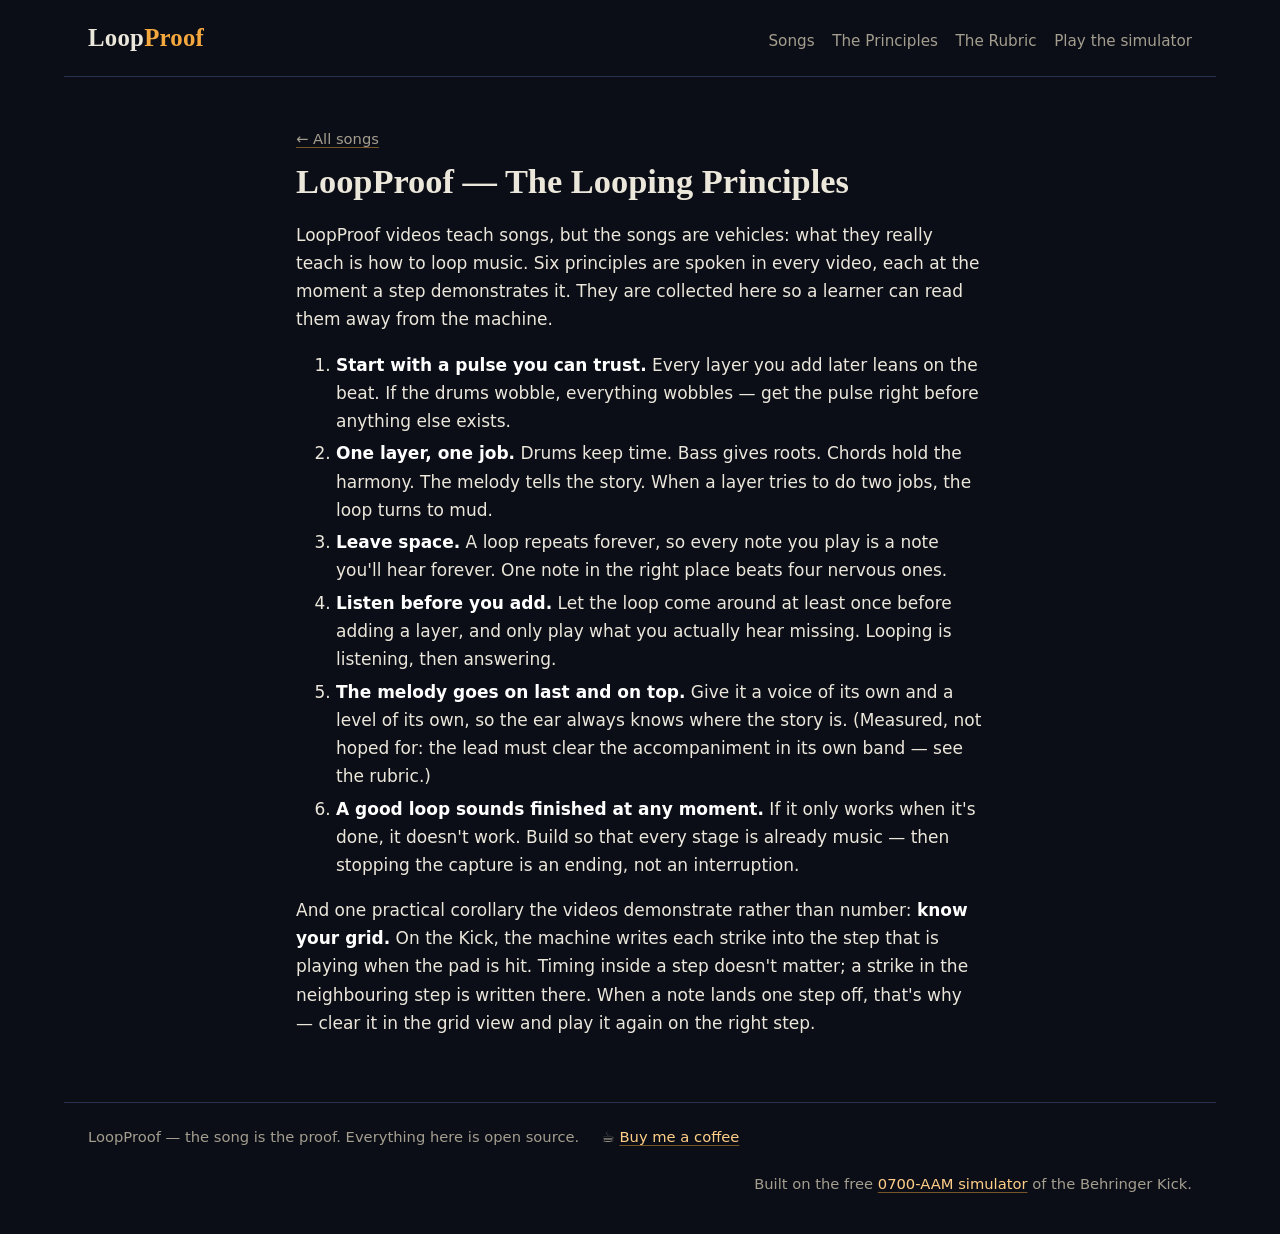
<file: principles.html>
<!DOCTYPE html>
<html lang="en">
<head>
<meta charset="utf-8">
<meta name="viewport" content="width=device-width, initial-scale=1">
<title>The Principles · LoopProof</title>
<link rel="stylesheet" href="style.css">
</head>
<body>
<header class="topbar">
  <a class="wordmark" href="index.html">Loop<em>Proof</em></a>
  <nav>
    <a href="index.html">Songs</a>
    <a href="principles.html">The Principles</a>
    <a href="rubric.html">The Rubric</a>
    <a href="https://rasrobo.github.io/0700-aam-sim/">Play the simulator</a>
  </nav>
</header>
<main><p class="crumb"><a href="index.html">← All songs</a></p><article><h1>LoopProof — The Looping Principles</h1>
<p>LoopProof videos teach songs, but the songs are vehicles: what they
really teach is how to loop music. Six principles are spoken in every
video, each at the moment a step demonstrates it. They are collected
here so a learner can read them away from the machine.</p>
<ol>
<li><strong>Start with a pulse you can trust.</strong> Every layer you add later
   leans on the beat. If the drums wobble, everything wobbles — get
   the pulse right before anything else exists.</li>
<li><strong>One layer, one job.</strong> Drums keep time. Bass gives roots. Chords
   hold the harmony. The melody tells the story. When a layer tries
   to do two jobs, the loop turns to mud.</li>
<li><strong>Leave space.</strong> A loop repeats forever, so every note you play is
   a note you'll hear forever. One note in the right place beats four
   nervous ones.</li>
<li><strong>Listen before you add.</strong> Let the loop come around at least once
   before adding a layer, and only play what you actually hear
   missing. Looping is listening, then answering.</li>
<li><strong>The melody goes on last and on top.</strong> Give it a voice of its own
   and a level of its own, so the ear always knows where the story
   is. (Measured, not hoped for: the lead must clear the accompaniment
   in its own band — see the rubric.)</li>
<li><strong>A good loop sounds finished at any moment.</strong> If it only works
   when it's done, it doesn't work. Build so that every stage is
   already music — then stopping the capture is an ending, not an
   interruption.</li>
</ol>
<p>And one practical corollary the videos demonstrate rather than number:
<strong>know your grid.</strong> On the Kick, the machine writes each strike into
the step that is playing when the pad is hit. Timing inside a step
doesn't matter; a strike in the neighbouring step is written there.
When a note lands one step off, that's why — clear it in the grid
view and play it again on the right step.</p></article></main>
<footer>
  <span>LoopProof — the song is the proof. Everything here is open source.</span>
  <span>☕ <a href="https://buymeacoffee.com/robodigitalis">Buy me a coffee</a></span>
  <span class="spacer">Built on the free <a href="https://rasrobo.github.io/0700-aam-sim/">0700-AAM simulator</a> of the Behringer Kick.</span>
</footer>
</body>
</html>
</file>
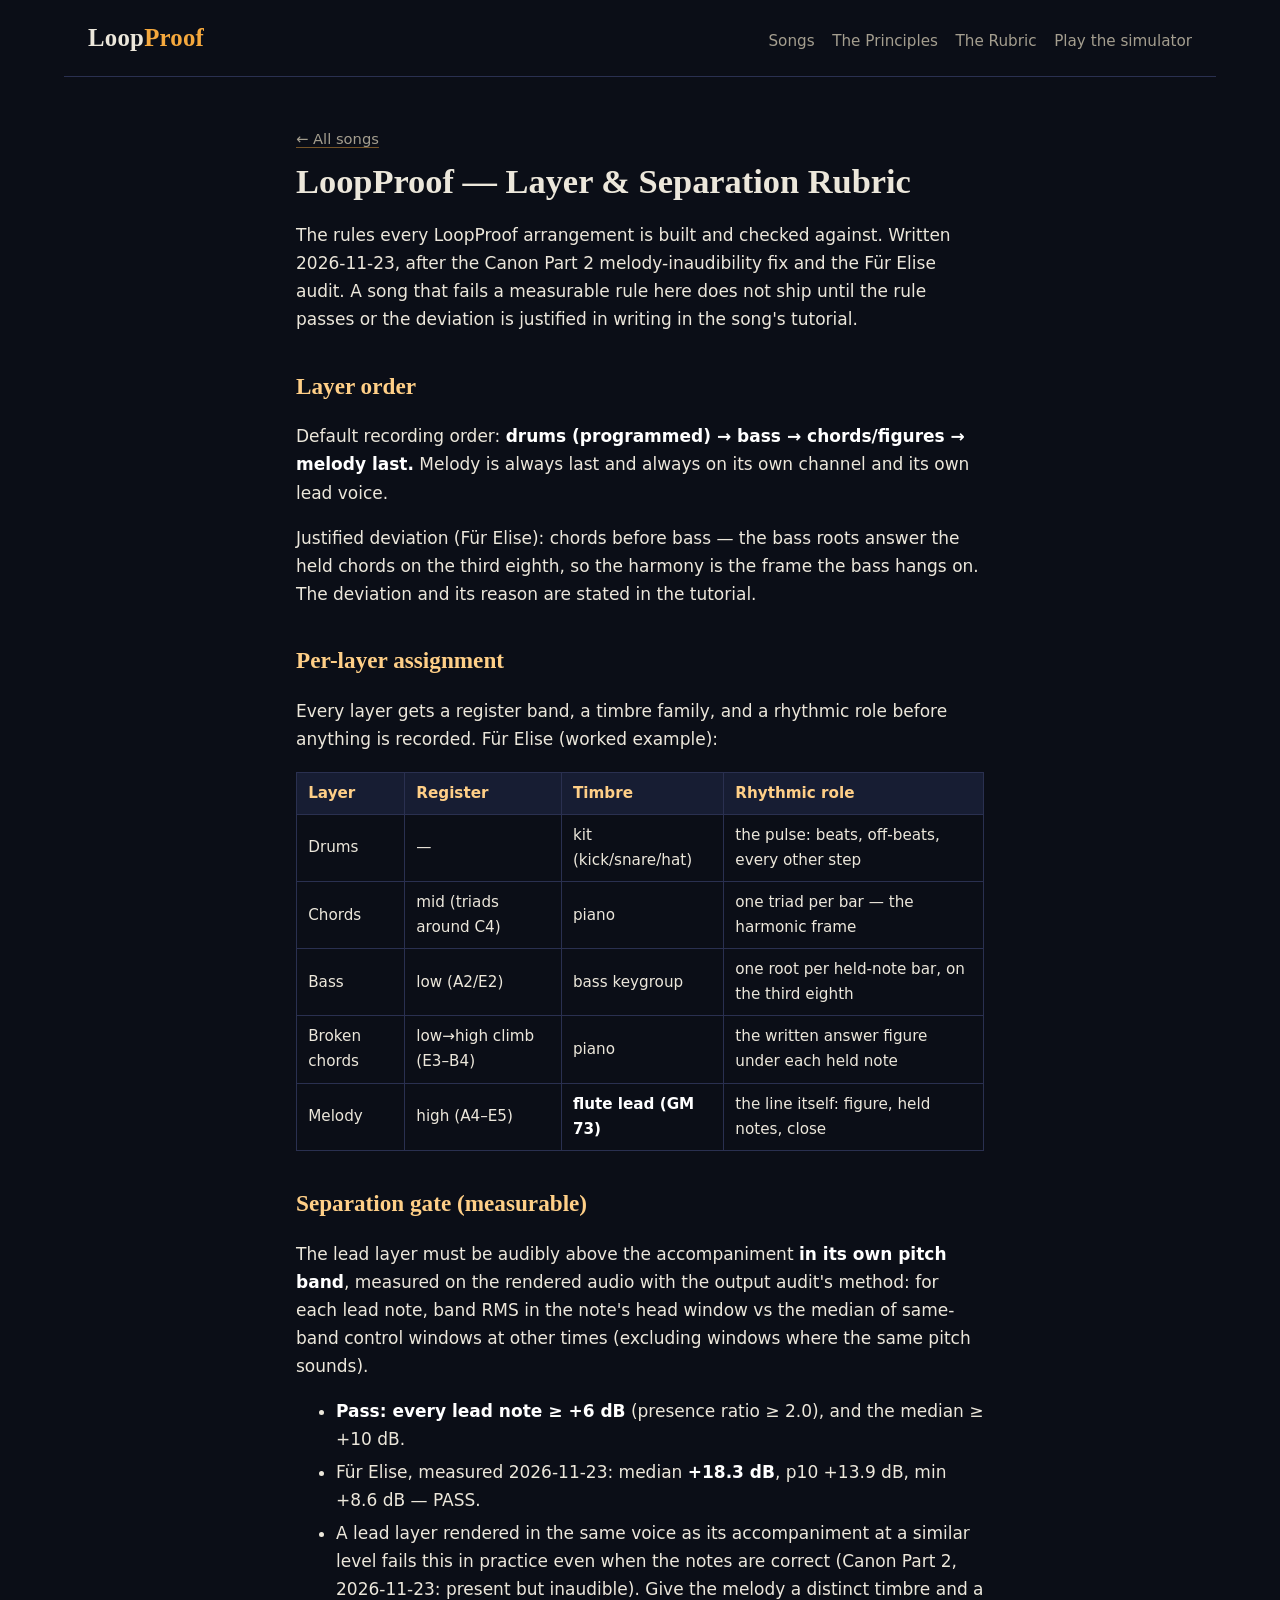
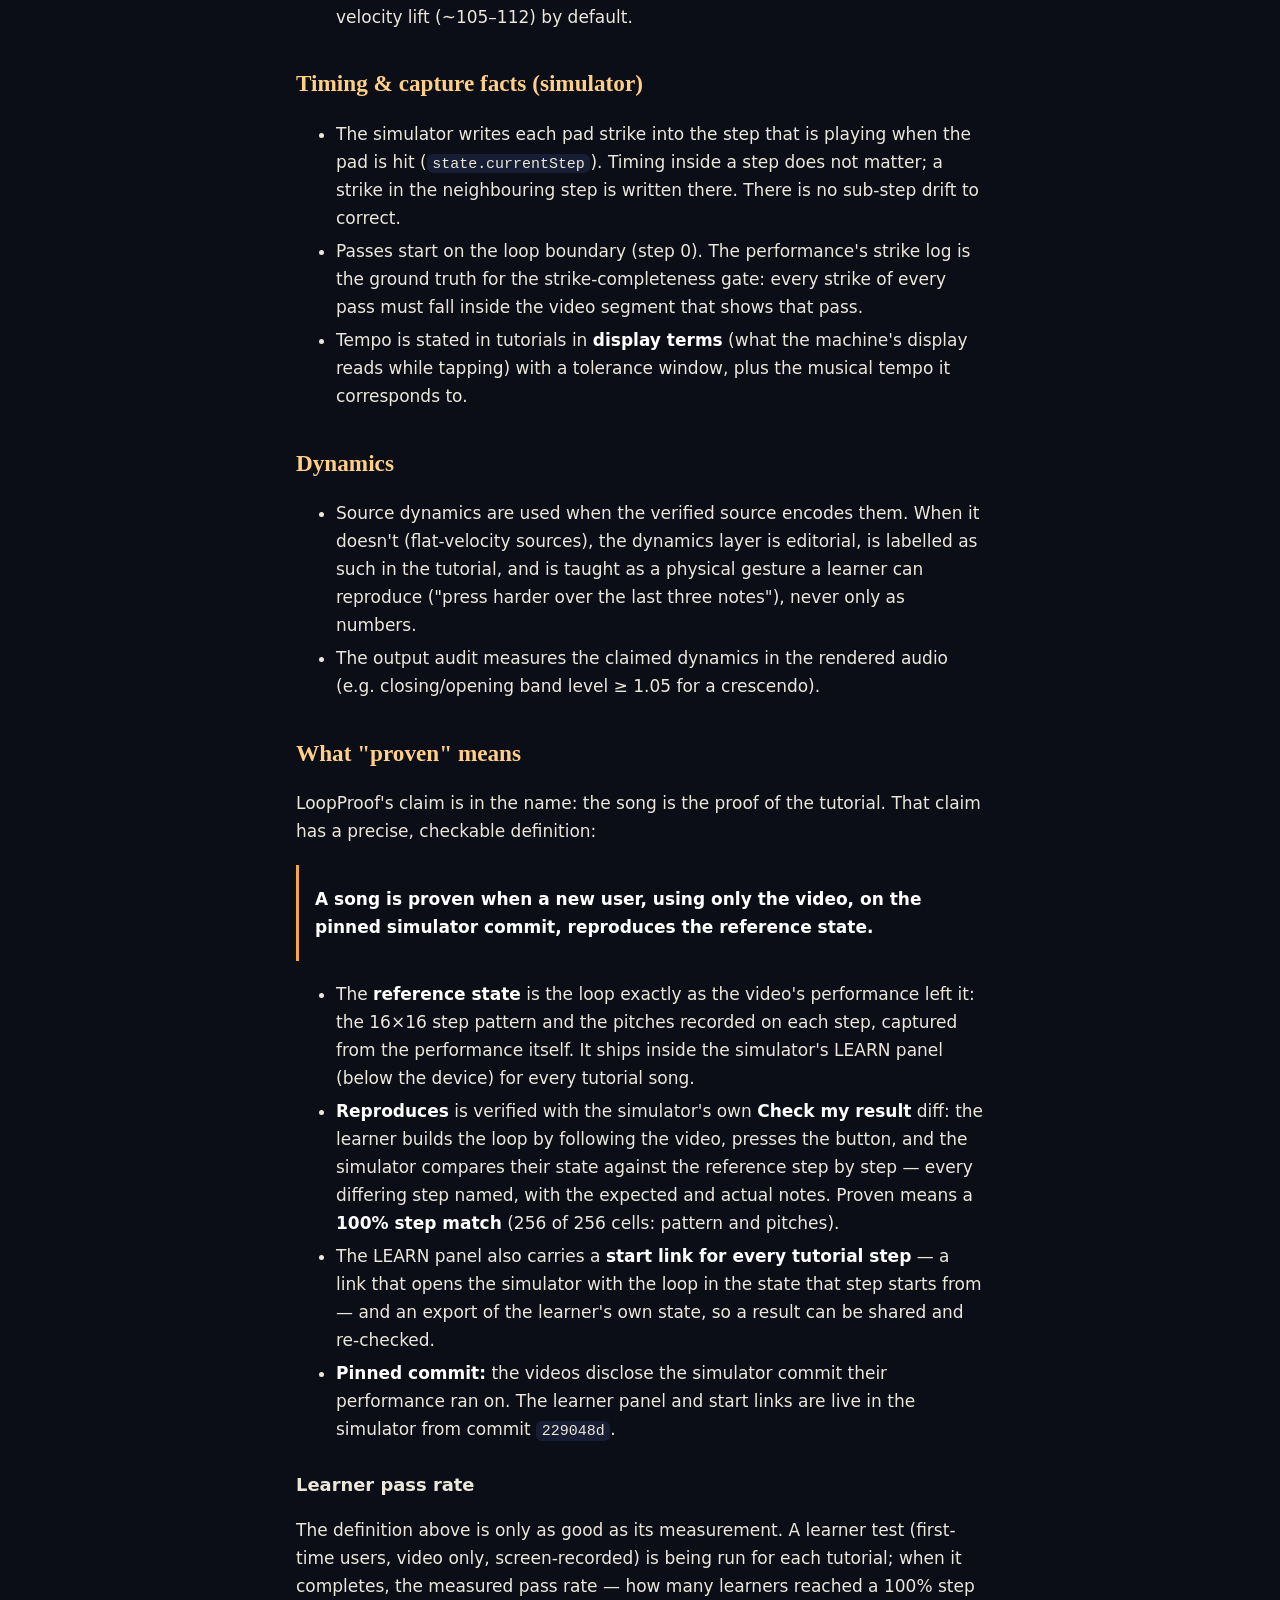
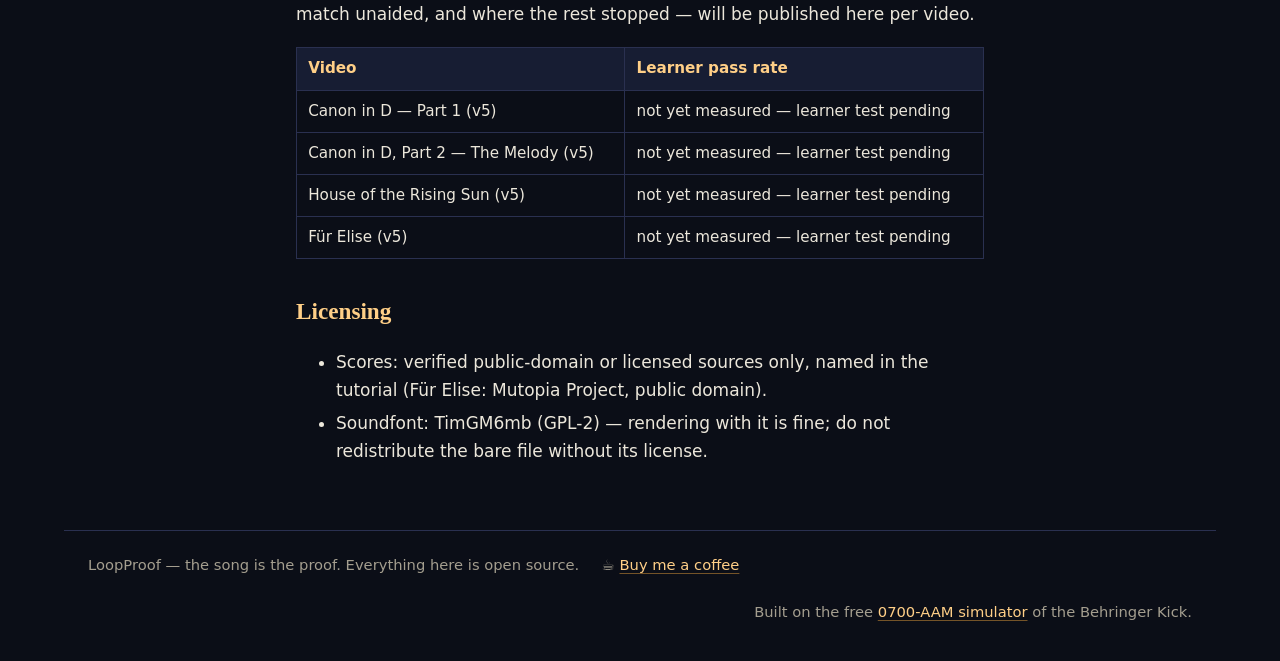
<file: rubric.html>
<!DOCTYPE html>
<html lang="en">
<head>
<meta charset="utf-8">
<meta name="viewport" content="width=device-width, initial-scale=1">
<title>The Rubric · LoopProof</title>
<link rel="stylesheet" href="style.css">
</head>
<body>
<header class="topbar">
  <a class="wordmark" href="index.html">Loop<em>Proof</em></a>
  <nav>
    <a href="index.html">Songs</a>
    <a href="principles.html">The Principles</a>
    <a href="rubric.html">The Rubric</a>
    <a href="https://rasrobo.github.io/0700-aam-sim/">Play the simulator</a>
  </nav>
</header>
<main><p class="crumb"><a href="index.html">← All songs</a></p><article><h1>LoopProof — Layer &amp; Separation Rubric</h1>
<p>The rules every LoopProof arrangement is built and checked against.
Written 2026-11-23, after the Canon Part 2 melody-inaudibility fix and
the Für Elise audit. A song that fails a measurable rule here does not
ship until the rule passes or the deviation is justified in writing in
the song's tutorial.</p>
<h2>Layer order</h2>
<p>Default recording order: <strong>drums (programmed) → bass → chords/figures →
melody last.</strong> Melody is always last and always on its own channel and
its own lead voice.</p>
<p>Justified deviation (Für Elise): chords before bass — the bass roots
answer the held chords on the third eighth, so the harmony is the frame
the bass hangs on. The deviation and its reason are stated in the
tutorial.</p>
<h2>Per-layer assignment</h2>
<p>Every layer gets a register band, a timbre family, and a rhythmic role
before anything is recorded. Für Elise (worked example):</p>
<table>
<thead>
<tr>
<th>Layer</th>
<th>Register</th>
<th>Timbre</th>
<th>Rhythmic role</th>
</tr>
</thead>
<tbody>
<tr>
<td>Drums</td>
<td>—</td>
<td>kit (kick/snare/hat)</td>
<td>the pulse: beats, off-beats, every other step</td>
</tr>
<tr>
<td>Chords</td>
<td>mid (triads around C4)</td>
<td>piano</td>
<td>one triad per bar — the harmonic frame</td>
</tr>
<tr>
<td>Bass</td>
<td>low (A2/E2)</td>
<td>bass keygroup</td>
<td>one root per held-note bar, on the third eighth</td>
</tr>
<tr>
<td>Broken chords</td>
<td>low→high climb (E3–B4)</td>
<td>piano</td>
<td>the written answer figure under each held note</td>
</tr>
<tr>
<td>Melody</td>
<td>high (A4–E5)</td>
<td><strong>flute lead (GM 73)</strong></td>
<td>the line itself: figure, held notes, close</td>
</tr>
</tbody>
</table>
<h2>Separation gate (measurable)</h2>
<p>The lead layer must be audibly above the accompaniment <strong>in its own
pitch band</strong>, measured on the rendered audio with the output audit's
method: for each lead note, band RMS in the note's head window vs the
median of same-band control windows at other times (excluding windows
where the same pitch sounds).</p>
<ul>
<li><strong>Pass: every lead note ≥ +6 dB</strong> (presence ratio ≥ 2.0), and the
  median ≥ +10 dB.</li>
<li>Für Elise, measured 2026-11-23: median <strong>+18.3 dB</strong>, p10 +13.9 dB,
  min +8.6 dB — PASS.</li>
<li>A lead layer rendered in the same voice as its accompaniment at a
  similar level fails this in practice even when the notes are
  correct (Canon Part 2, 2026-11-23: present but inaudible). Give the
  melody a distinct timbre and a velocity lift (~105–112) by default.</li>
</ul>
<h2>Timing &amp; capture facts (simulator)</h2>
<ul>
<li>The simulator writes each pad strike into the step that is playing
  when the pad is hit (<code>state.currentStep</code>). Timing inside a step does
  not matter; a strike in the neighbouring step is written there.
  There is no sub-step drift to correct.</li>
<li>Passes start on the loop boundary (step 0). The performance's strike
  log is the ground truth for the strike-completeness gate: every
  strike of every pass must fall inside the video segment that shows
  that pass.</li>
<li>Tempo is stated in tutorials in <strong>display terms</strong> (what the
  machine's display reads while tapping) with a tolerance window, plus
  the musical tempo it corresponds to.</li>
</ul>
<h2>Dynamics</h2>
<ul>
<li>Source dynamics are used when the verified source encodes them.
  When it doesn't (flat-velocity sources), the dynamics layer is
  editorial, is labelled as such in the tutorial, and is taught as a
  physical gesture a learner can reproduce ("press harder over the
  last three notes"), never only as numbers.</li>
<li>The output audit measures the claimed dynamics in the rendered
  audio (e.g. closing/opening band level ≥ 1.05 for a crescendo).</li>
</ul>
<h2>What "proven" means</h2>
<p>LoopProof's claim is in the name: the song is the proof of the
tutorial. That claim has a precise, checkable definition:</p>
<blockquote>
<p><strong>A song is proven when a new user, using only the video, on the
pinned simulator commit, reproduces the reference state.</strong></p>
</blockquote>
<ul>
<li>The <strong>reference state</strong> is the loop exactly as the video's
  performance left it: the 16×16 step pattern and the pitches recorded
  on each step, captured from the performance itself. It ships inside
  the simulator's LEARN panel (below the device) for every tutorial
  song.</li>
<li><strong>Reproduces</strong> is verified with the simulator's own <strong>Check my
  result</strong> diff: the learner builds the loop by following the video,
  presses the button, and the simulator compares their state against
  the reference step by step — every differing step named, with the
  expected and actual notes. Proven means a <strong>100% step match</strong>
  (256 of 256 cells: pattern and pitches).</li>
<li>The LEARN panel also carries a <strong>start link for every tutorial
  step</strong> — a link that opens the simulator with the loop in the state
  that step starts from — and an export of the learner's own state,
  so a result can be shared and re-checked.</li>
<li><strong>Pinned commit:</strong> the videos disclose the simulator commit their
  performance ran on. The learner panel and start links are live in
  the simulator from commit <code>229048d</code>.</li>
</ul>
<h3>Learner pass rate</h3>
<p>The definition above is only as good as its measurement. A learner
test (first-time users, video only, screen-recorded) is being run for
each tutorial; when it completes, the measured pass rate — how many
learners reached a 100% step match unaided, and where the rest
stopped — will be published here per video.</p>
<table>
<thead>
<tr>
<th>Video</th>
<th>Learner pass rate</th>
</tr>
</thead>
<tbody>
<tr>
<td>Canon in D — Part 1 (v5)</td>
<td>not yet measured — learner test pending</td>
</tr>
<tr>
<td>Canon in D, Part 2 — The Melody (v5)</td>
<td>not yet measured — learner test pending</td>
</tr>
<tr>
<td>House of the Rising Sun (v5)</td>
<td>not yet measured — learner test pending</td>
</tr>
<tr>
<td>Für Elise (v5)</td>
<td>not yet measured — learner test pending</td>
</tr>
</tbody>
</table>
<h2>Licensing</h2>
<ul>
<li>Scores: verified public-domain or licensed sources only, named in
  the tutorial (Für Elise: Mutopia Project, public domain).</li>
<li>Soundfont: TimGM6mb (GPL-2) — rendering with it is fine; do not
  redistribute the bare file without its license.</li>
</ul></article></main>
<footer>
  <span>LoopProof — the song is the proof. Everything here is open source.</span>
  <span>☕ <a href="https://buymeacoffee.com/robodigitalis">Buy me a coffee</a></span>
  <span class="spacer">Built on the free <a href="https://rasrobo.github.io/0700-aam-sim/">0700-AAM simulator</a> of the Behringer Kick.</span>
</footer>
</body>
</html>
</file>
<file: style.css>
:root {
  --ink: #0b0e17;
  --panel: #12172a;
  --panel-2: #171d33;
  --paper: #ece7db;
  --muted: #a49e8f;
  --amber: #f5a83d;
  --amber-soft: #ffcf87;
  --line: #2a3050;
}
* { box-sizing: border-box; }
html { scroll-behavior: smooth; }
body {
  margin: 0;
  background: var(--ink);
  color: var(--paper);
  font-family: "Avenir Next", "Segoe UI", system-ui, -apple-system, sans-serif;
  font-size: 17px;
  line-height: 1.65;
}
a { color: var(--amber-soft); text-decoration-color: rgba(245,168,61,.45); text-underline-offset: 3px; }
a:hover { color: var(--amber); }
.topbar {
  display: flex; align-items: baseline; gap: 1.4rem; flex-wrap: wrap;
  padding: 1.1rem 1.5rem; border-bottom: 1px solid var(--line);
  max-width: 72rem; margin: 0 auto;
}
.wordmark {
  font-family: Georgia, "Times New Roman", serif;
  font-size: 1.55rem; font-weight: 700; letter-spacing: .01em;
  color: var(--paper); text-decoration: none;
}
.wordmark em { color: var(--amber); font-style: normal; }
.topbar nav { display: flex; gap: 1.1rem; margin-left: auto; font-size: .95rem; }
.topbar nav a { color: var(--muted); text-decoration: none; }
.topbar nav a:hover { color: var(--amber-soft); }
main { max-width: 46rem; margin: 0 auto; padding: 2.2rem 1.5rem 3rem; }
main.wide { max-width: 72rem; }
.hero { text-align: left; padding: 2.6rem 0 1.4rem; }
.hero h1 {
  font-family: Georgia, "Times New Roman", serif;
  font-size: 2.9rem; line-height: 1.12; margin: 0 0 1rem; font-weight: 700;
}
.hero h1 .accent { color: var(--amber); }
.hero p { font-size: 1.13rem; color: var(--paper); max-width: 38rem; }
.hero .fine { color: var(--muted); font-size: .98rem; }
.cards { display: grid; grid-template-columns: repeat(auto-fit, minmax(300px, 1fr)); gap: 1.1rem; margin: 2rem 0; }
.card {
  background: var(--panel); border: 1px solid var(--line); border-radius: 14px;
  padding: 1.3rem 1.4rem 1.15rem; transition: border-color .15s ease, transform .15s ease;
}
.card:hover { border-color: var(--amber); transform: translateY(-2px); }
.card h3 { font-family: Georgia, serif; font-size: 1.3rem; margin: 0 0 .5rem; }
.card h3 a { color: var(--paper); text-decoration: none; }
.card h3 a:hover { color: var(--amber-soft); }
.card p { color: var(--muted); font-size: .97rem; margin: 0 0 .9rem; }
.card .links { font-size: .92rem; display: flex; gap: 1rem; }
article h1 { font-family: Georgia, serif; font-size: 2.15rem; line-height: 1.2; margin: .4rem 0 1.2rem; }
article h2 { font-family: Georgia, serif; font-size: 1.45rem; margin: 2.1rem 0 .7rem; color: var(--amber-soft); }
article h3 { font-size: 1.12rem; margin: 1.6rem 0 .5rem; }
article p, article li { color: var(--paper); }
article li { margin: .3rem 0; }
article strong { color: #fff; }
article code {
  font-family: ui-monospace, "SF Mono", Menlo, Consolas, monospace;
  font-size: .88em; background: var(--panel-2); padding: .12em .38em; border-radius: 6px;
}
article pre {
  background: var(--panel); border: 1px solid var(--line); border-radius: 10px;
  padding: 1rem 1.1rem; overflow-x: auto;
}
article pre code { background: none; padding: 0; }
article table { border-collapse: collapse; width: 100%; margin: 1.2rem 0; font-size: .95rem; }
article th, article td { border: 1px solid var(--line); padding: .5rem .7rem; text-align: left; }
article th { background: var(--panel-2); color: var(--amber-soft); }
article blockquote { border-left: 3px solid var(--amber); margin: 1.2rem 0; padding: .2rem 0 .2rem 1rem; color: var(--muted); }
.crumb { font-size: .92rem; color: var(--muted); margin-bottom: .6rem; }
.crumb a { color: var(--muted); }
.pagemeta {
  display: flex; gap: 1rem; flex-wrap: wrap; margin: 0 0 1.6rem;
  padding: .8rem 1rem; background: var(--panel); border: 1px solid var(--line); border-radius: 10px;
  font-size: .93rem;
}
footer {
  border-top: 1px solid var(--line); color: var(--muted); font-size: .92rem;
  max-width: 72rem; margin: 0 auto; padding: 1.4rem 1.5rem 2.4rem;
  display: flex; gap: 1.4rem; flex-wrap: wrap;
}
footer .spacer { margin-left: auto; }
@media (max-width: 640px) {
  .hero h1 { font-size: 2.1rem; }
  article h1 { font-size: 1.7rem; }
  body { font-size: 16px; }
}

/* --- The notes: step tabs + sheet music (notation.py) --- */
.chordstrip { display: flex; flex-wrap: wrap; gap: .4rem; align-items: center; }
.chip { border: 1px solid var(--amber); color: var(--amber-soft);
  border-radius: 999px; padding: .05rem .6rem; font-weight: 600;
  font-size: .92em; }
.tabwrap { overflow-x: auto; margin: .4rem 0 1.1rem; }
.tabgrid { border-collapse: collapse; font-family: ui-monospace,
  "SF Mono", Menlo, Consolas, monospace; font-size: .82rem; }
.tabgrid th, .tabgrid td { border: 1px solid rgba(245,240,232,.16);
  padding: .28rem .5rem; text-align: center; white-space: nowrap; }
.tabgrid th { color: var(--muted); font-weight: 600; }
.tabgrid td.sus { color: var(--muted); }
.tabgrid td.rest { color: rgba(245,240,232,.28); }
.sheet { background: #fdfcf8; border-radius: 10px; padding: 1rem .6rem;
  overflow-x: auto; margin: .6rem 0 1.2rem; }
.sheet svg { max-width: 100%; height: auto; display: block; margin: 0 auto; }

/* --- Note Highway (highway.py / highway.js) --- */
.highway { margin: 0 0 2rem; }
.hw-stage { position: relative; border: 1px solid var(--line);
  border-radius: 14px; overflow: hidden; background: #0b0e17; }
.hw-stage canvas { display: block; width: 100%; aspect-ratio: 16 / 9;
  touch-action: manipulation; }
.hw-fallback-note { position: absolute; top: .5rem; left: .6rem;
  font-size: .8rem; color: var(--muted); }
.hw-controls { display: flex; flex-wrap: wrap; gap: .55rem;
  align-items: center; margin: .8rem 0 .55rem; }
.hw-controls button, .hw-chip {
  font: inherit; font-size: .95rem; cursor: pointer;
  background: var(--panel-2); color: var(--paper);
  border: 1px solid var(--line); border-radius: 999px;
  padding: .42rem .95rem; }
.hw-controls button:hover, .hw-chip:hover { border-color: var(--amber); }
.hw-controls button:focus-visible, .hw-chip:focus-visible {
  outline: 2px solid var(--amber); outline-offset: 2px; }
.hw-controls .hw-main { background: var(--amber); border-color: var(--amber);
  color: #191204; font-weight: 700; }
.hw-controls .hw-on { border-color: var(--amber); color: var(--amber-soft); }
.hw-readout { color: var(--muted); font-size: .92rem;
  font-family: ui-monospace, "SF Mono", Menlo, Consolas, monospace; }
.hw-chips { display: flex; flex-wrap: wrap; gap: .5rem; }
.hw-chip { display: inline-flex; align-items: center; gap: .45rem; }
.hw-chip .hw-dot { width: .72em; height: .72em; border-radius: 50%;
  display: inline-block; }
.hw-chip.hw-off { opacity: .42; }
.hw-note { color: var(--muted); font-size: .88rem; }
@media (prefers-reduced-motion: reduce) {
  .hw-stage canvas { scroll-behavior: auto; }
}
</file>
